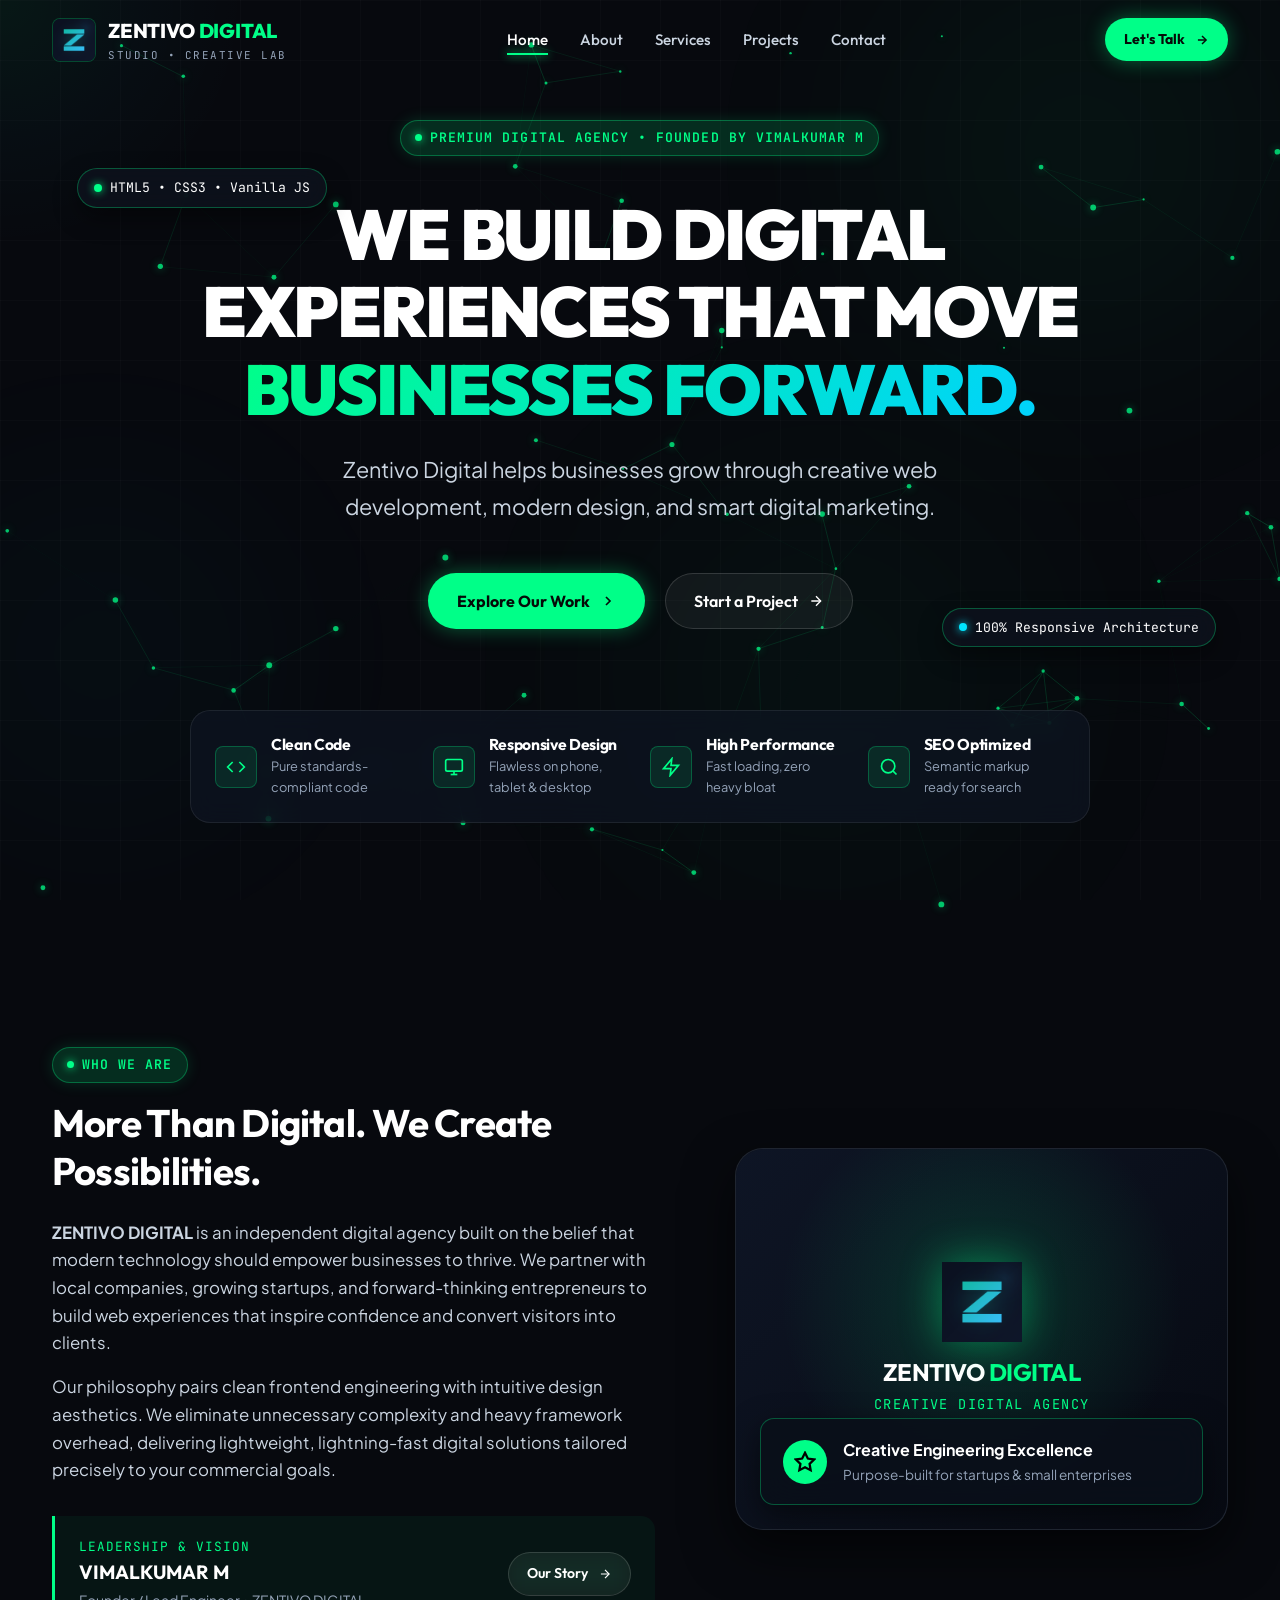
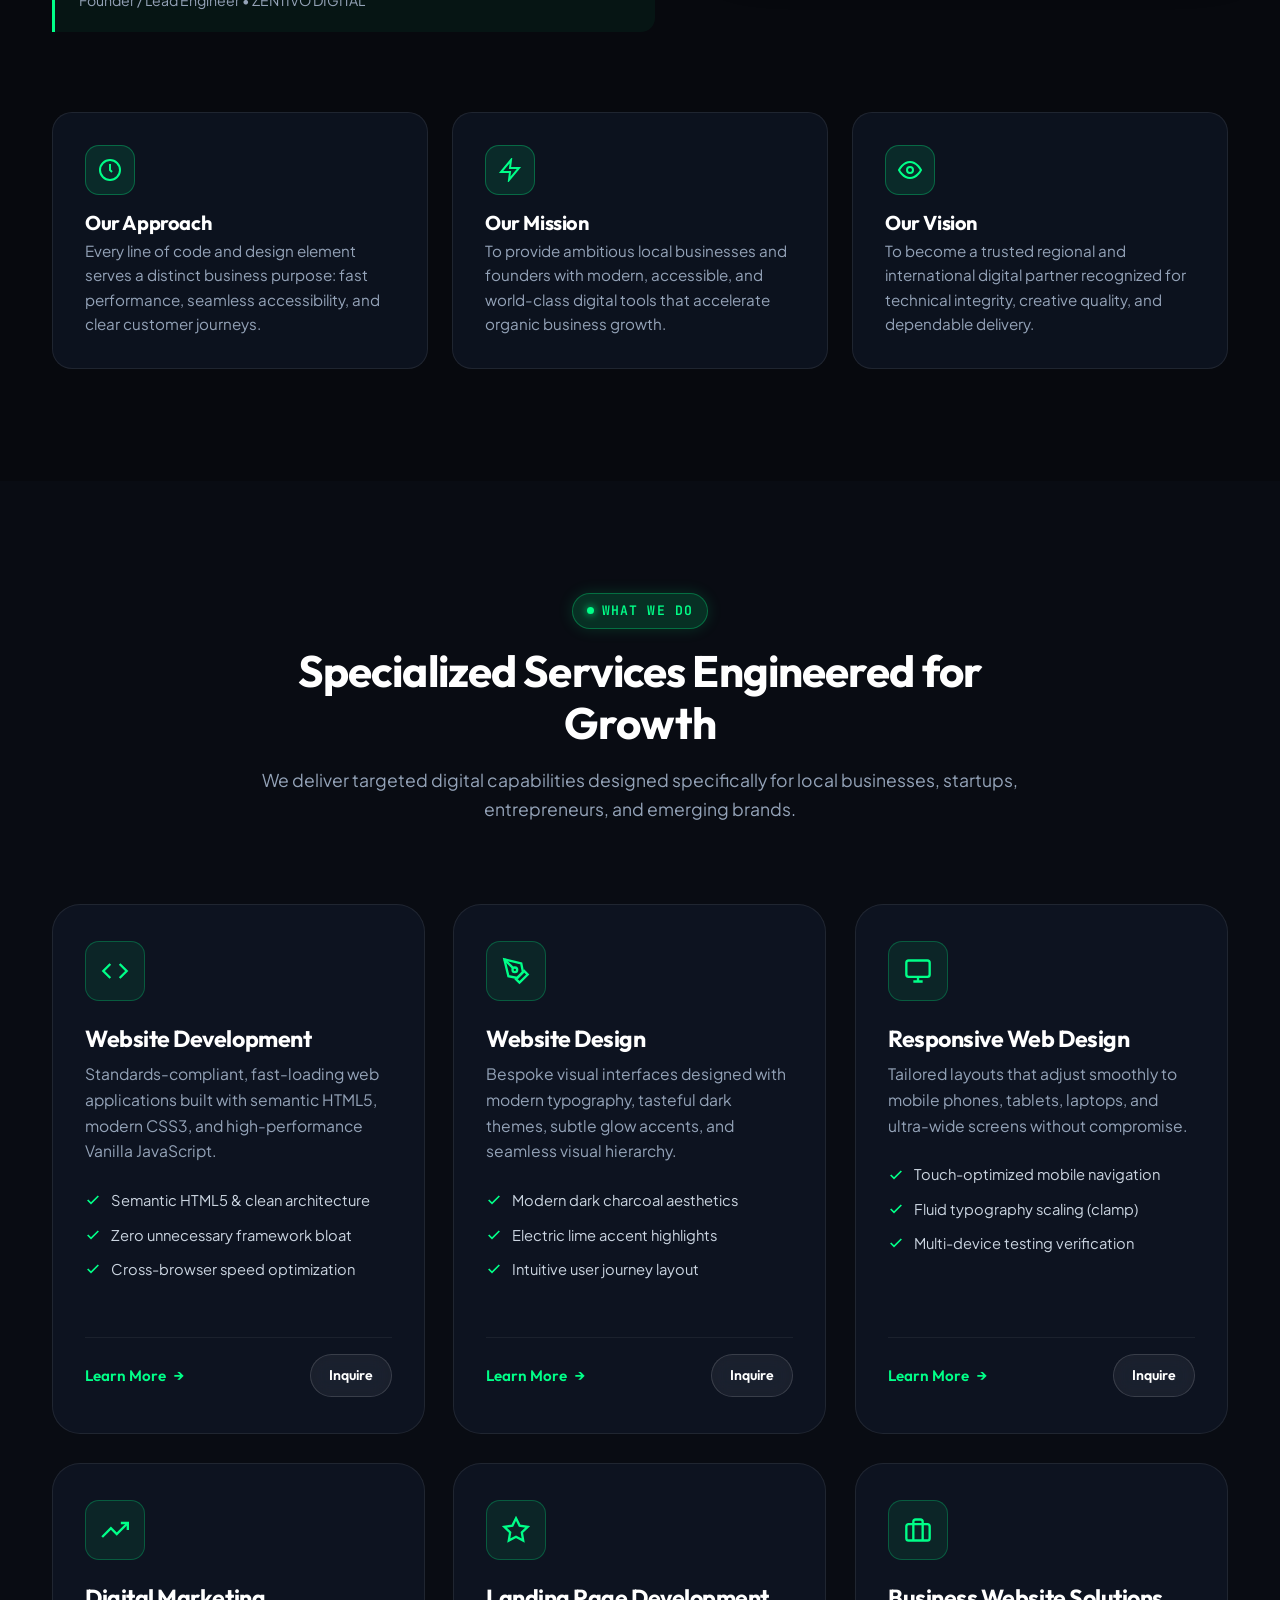
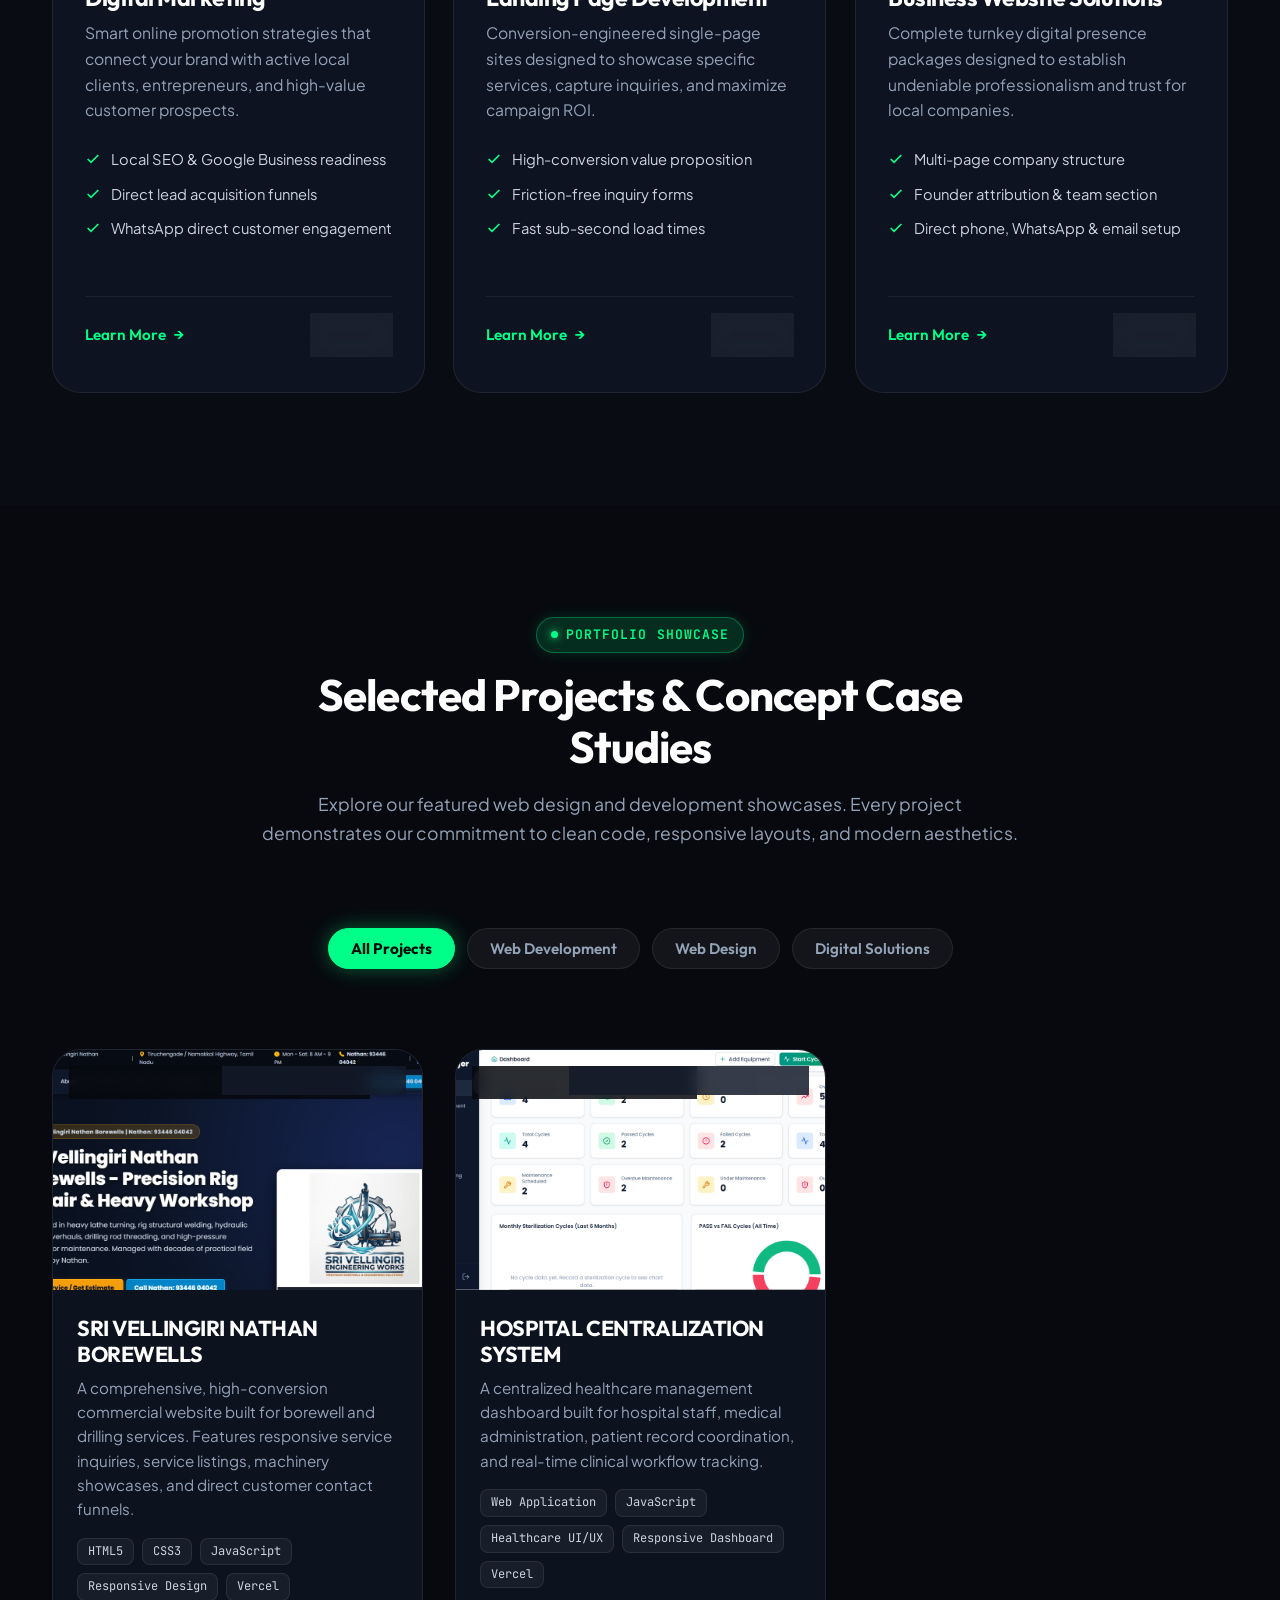
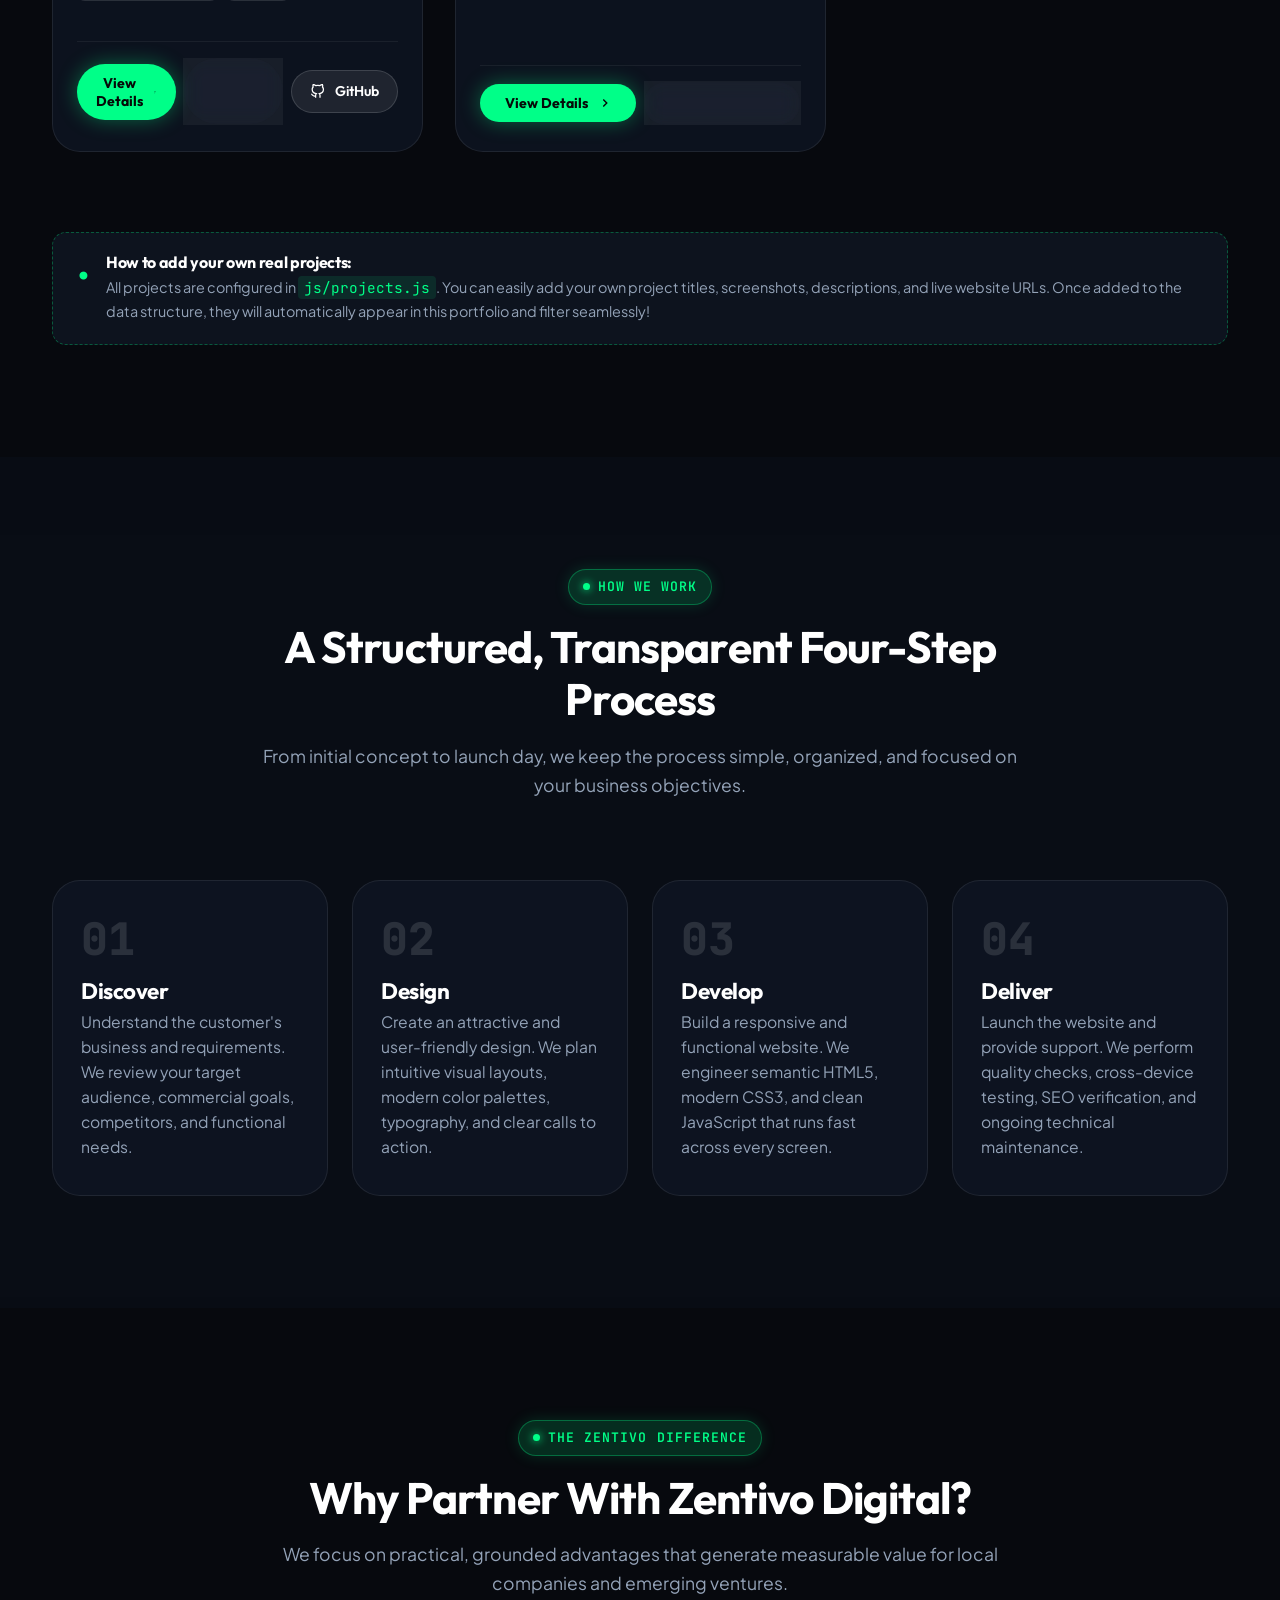
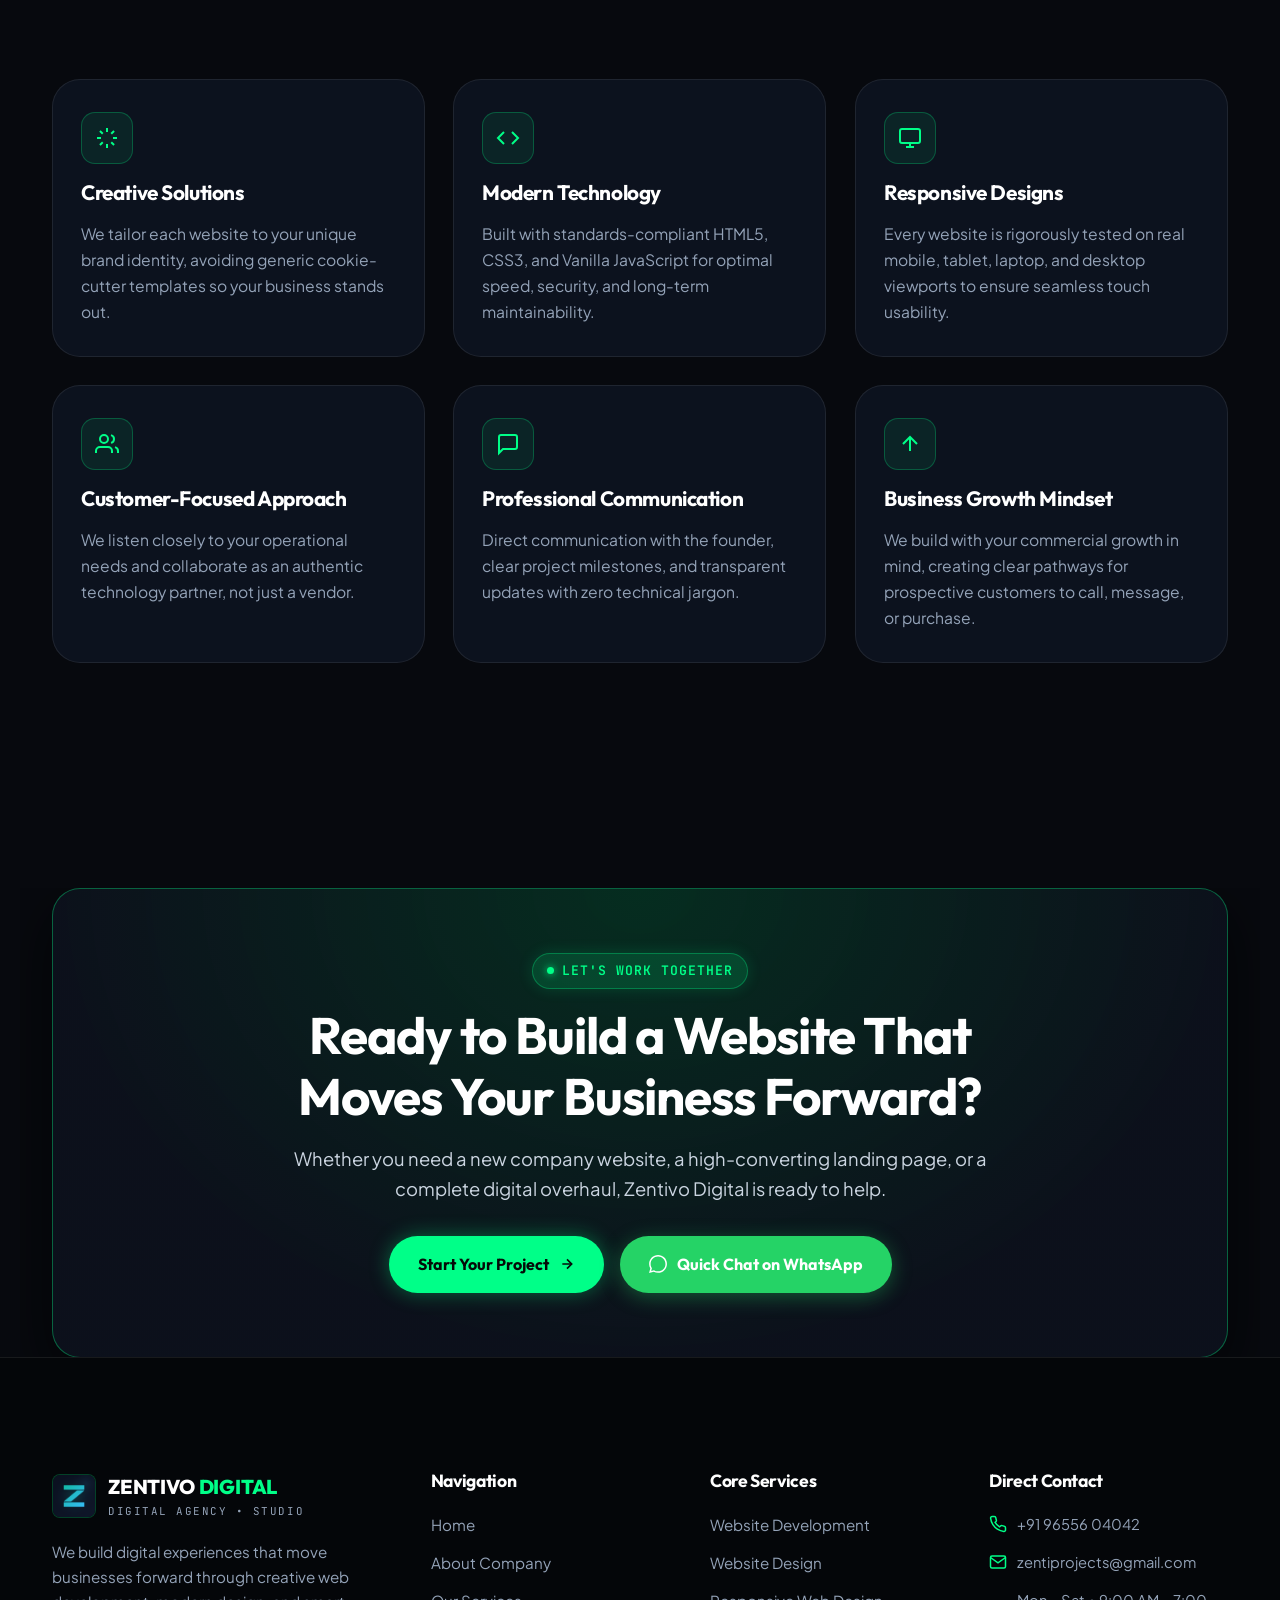
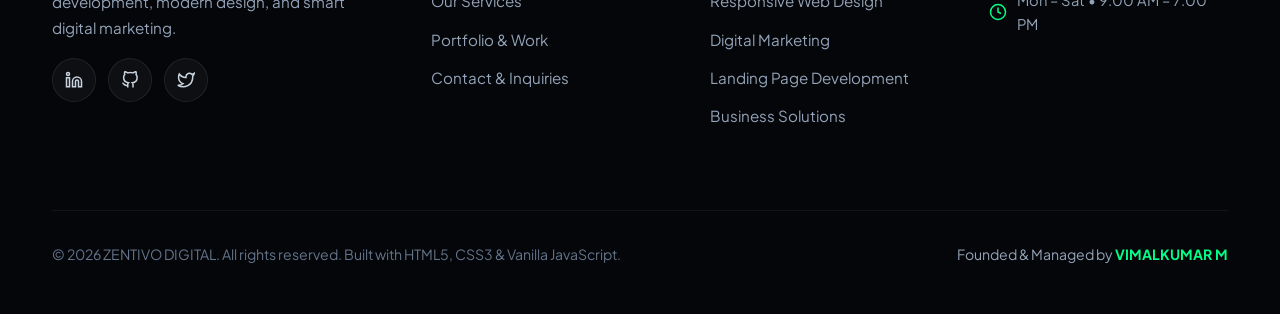
<file: index.html>
<!DOCTYPE html>
<html lang="en">
<head>
  <meta charset="UTF-8">
  <meta name="viewport" content="width=device-width, initial-scale=1.0">
  <meta http-equiv="X-UA-Compatible" content="IE=edge">

  <!-- Primary SEO Meta Tags -->
  <title>ZENTIVO DIGITAL — Premium Web Development & Digital Agency</title>
  <meta name="title" content="ZENTIVO DIGITAL — Premium Web Development & Digital Agency">
  <meta name="description" content="Zentivo Digital helps businesses grow through creative web development, modern design, and smart digital marketing. Founded by VIMALKUMAR M.">
  <meta name="keywords" content="Zentivo Digital, Web Development, Website Design, Responsive Web Design, Digital Marketing, Landing Page Development, Business Website Solutions, Vimalkumar M, Frontend Agency">
  <meta name="author" content="ZENTIVO DIGITAL / VIMALKUMAR M">
  <meta name="robots" content="index, follow">

  <!-- Open Graph / Social Meta -->
  <meta property="og:type" content="website">
  <meta property="og:url" content="https://zentivodigital.com/">
  <meta property="og:title" content="ZENTIVO DIGITAL — We Build Digital Experiences That Move Businesses Forward">
  <meta property="og:description" content="Zentivo Digital helps businesses grow through creative web development, modern design, and smart digital marketing.">
  <meta property="og:image" content="assets/logo/zentivo-logo.png">

  <!-- Twitter Meta -->
  <meta property="twitter:card" content="summary_large_image">
  <meta property="twitter:title" content="ZENTIVO DIGITAL — Digital Agency">
  <meta property="twitter:description" content="Creative web development, modern design, and smart digital marketing for ambitious companies.">
  <meta property="twitter:image" content="assets/logo/zentivo-logo.png">

  <!-- Favicon -->
  <link rel="icon" type="image/png" href="assets/logo/zentivo-logo.png">
  <link rel="shortcut icon" href="favicon.ico">

  <!-- Google Fonts Preconnect -->
  <link rel="preconnect" href="https://fonts.googleapis.com">
  <link rel="preconnect" href="https://fonts.gstatic.com" crossorigin>
  <link href="https://fonts.googleapis.com/css2?family=JetBrains+Mono:wght@400;500;600;700&family=Outfit:wght@400;500;600;700;800;900&family=Plus+Jakarta+Sans:wght@300;400;500;600;700;800&display=swap" rel="stylesheet">

  <!-- Stylesheets -->
  <link rel="stylesheet" href="css/style.css">
  <link rel="stylesheet" href="css/animations.css">
  <link rel="stylesheet" href="css/responsive.css">

  <!-- JSON-LD Structured Data for Local Agency SEO -->
  <script type="application/ld+json">
  {
    "@context": "https://schema.org",
    "@type": "ProfessionalService",
    "name": "ZENTIVO DIGITAL",
    "image": "assets/logo/zentivo-logo.png",
    "founder": {
      "@type": "Person",
      "name": "VIMALKUMAR M"
    },
    "description": "Zentivo Digital helps businesses grow through creative web development, modern design, and smart digital marketing.",
    "priceRange": "$$",
    "knowsAbout": [
      "Website Development",
      "Website Design",
      "Responsive Web Design",
      "Digital Marketing",
      "Business Website Solutions",
      "Landing Page Development"
    ]
  }
  </script>
</head>
<body>

  <!-- Top Scroll Progress Indicator -->
  <div class="scroll-progress-bar" aria-hidden="true"></div>

  <!-- Ambient Lights & Cursor Spotlight -->
  <div class="cursor-spotlight" aria-hidden="true"></div>
  <div class="bg-ambient-lights" aria-hidden="true">
    <div class="ambient-orb ambient-orb-1"></div>
    <div class="ambient-orb ambient-orb-2"></div>
    <div class="ambient-orb ambient-orb-3"></div>
    <div class="bg-grid-mesh"></div>
  </div>

  <!-- ======================================================================
       HEADER & NAVIGATION
       ====================================================================== -->
  <header class="site-header" id="siteHeader">
    <div class="container header-container">
      <!-- Brand Logo -->
      <a href="index.html" class="brand-link" aria-label="Zentivo Digital Homepage">
        <div class="brand-logo-wrap">
          <img src="assets/logo/zentivo-logo.png" alt="Zentivo Digital Logo" class="brand-logo-img" width="44" height="44">
        </div>
        <div class="brand-title-group">
          <span class="brand-title">ZENTIVO <span class="brand-title-accent">DIGITAL</span></span>
          <span class="brand-tagline">STUDIO &bull; CREATIVE LAB</span>
        </div>
      </a>

      <!-- Desktop Navigation Links -->
      <nav class="desktop-nav" aria-label="Main Navigation">
        <ul class="nav-list">
          <li><a href="index.html" class="nav-link active">Home</a></li>
          <li><a href="about.html" class="nav-link">About</a></li>
          <li><a href="services.html" class="nav-link">Services</a></li>
          <li><a href="projects.html" class="nav-link">Projects</a></li>
          <li><a href="contact.html" class="nav-link">Contact</a></li>
        </ul>
      </nav>

      <!-- CTA & Mobile Menu Trigger -->
      <div class="header-cta-group">
        <a href="contact.html" class="btn btn-primary btn-sm">
          <span>Let's Talk</span>
          <svg width="14" height="14" viewBox="0 0 24 24" fill="none" stroke="currentColor" stroke-width="2.5"><line x1="5" y1="12" x2="19" y2="12"></line><polyline points="12 5 19 12 12 19"></polyline></svg>
        </a>
        <button type="button" class="hamburger-btn" id="hamburgerBtn" aria-label="Toggle navigation menu" aria-expanded="false">
          <span class="hamburger-line"></span>
          <span class="hamburger-line"></span>
          <span class="hamburger-line"></span>
        </button>
      </div>
    </div>
  </header>

  <!-- Mobile Navigation Drawer -->
  <div class="mobile-nav-drawer" id="mobileNavDrawer" role="dialog" aria-modal="true" aria-label="Mobile Menu">
    <div>
      <div style="display: flex; align-items: center; gap: 12px; margin-bottom: 32px;">
        <img src="assets/logo/zentivo-logo.png" alt="Zentivo Logo" width="36" height="36" style="border-radius: 6px;">
        <span style="font-family: var(--font-heading); font-size: 1.2rem; font-weight: 800; color: #fff;">ZENTIVO <span style="color: var(--accent-lime);">DIGITAL</span></span>
      </div>
      <ul class="mobile-nav-list">
        <li><a href="index.html" class="mobile-nav-link active">Home <span>&rarr;</span></a></li>
        <li><a href="about.html" class="mobile-nav-link">About <span>&rarr;</span></a></li>
        <li><a href="services.html" class="mobile-nav-link">Services <span>&rarr;</span></a></li>
        <li><a href="projects.html" class="mobile-nav-link">Projects <span>&rarr;</span></a></li>
        <li><a href="contact.html" class="mobile-nav-link">Contact <span>&rarr;</span></a></li>
      </ul>
    </div>
    <div class="mobile-nav-footer">
      <a href="contact.html" class="btn btn-primary" style="width: 100%;">Let's Talk</a>
      <p style="font-size: 0.8rem; color: var(--text-dark); text-align: center;">Founded by VIMALKUMAR M</p>
    </div>
  </div>
  <div class="mobile-backdrop" id="mobileBackdrop"></div>

  <!-- ======================================================================
       HERO SECTION
       ====================================================================== -->
  <main>
    <section class="hero-section" id="hero">
      <canvas id="heroCanvas"></canvas>

      <!-- Floating Tech Badges -->
      <div class="floating-tech-pill floating-pill-1 animate-float">
        <span style="width: 8px; height: 8px; background: var(--accent-lime); border-radius: 50%; box-shadow: 0 0 8px var(--accent-lime);"></span>
        <span>HTML5 &bull; CSS3 &bull; Vanilla JS</span>
      </div>
      <div class="floating-tech-pill floating-pill-2 animate-float-reverse">
        <span style="width: 8px; height: 8px; background: var(--accent-cyan); border-radius: 50%; box-shadow: 0 0 8px var(--accent-cyan);"></span>
        <span>100% Responsive Architecture</span>
      </div>

      <div class="container">
        <div class="hero-content">
          <div class="hero-badge-wrap reveal reveal-down">
            <span class="section-badge">
              <span class="pulse-dot"></span>
              PREMIUM DIGITAL AGENCY &bull; FOUNDED BY VIMALKUMAR M
            </span>
          </div>

          <h1 class="hero-headline reveal reveal-up">
            WE BUILD DIGITAL EXPERIENCES THAT MOVE <span class="headline-highlight">BUSINESSES FORWARD.</span>
          </h1>

          <p class="hero-desc reveal reveal-up stagger-1">
            Zentivo Digital helps businesses grow through creative web development, modern design, and smart digital marketing.
          </p>

          <div class="hero-btn-group reveal reveal-up stagger-2">
            <a href="#projects" class="btn btn-primary">
              <span>Explore Our Work</span>
              <svg width="16" height="16" viewBox="0 0 24 24" fill="none" stroke="currentColor" stroke-width="2.5"><polyline points="9 18 15 12 9 6"></polyline></svg>
            </a>
            <a href="contact.html" class="btn btn-secondary">
              <span>Start a Project</span>
              <svg width="16" height="16" viewBox="0 0 24 24" fill="none" stroke="currentColor" stroke-width="2"><line x1="5" y1="12" x2="19" y2="12"></line><polyline points="12 5 19 12 12 19"></polyline></svg>
            </a>
          </div>

          <!-- Trust & Value Proposition Indicators -->
          <div class="hero-trust-bar reveal reveal-up stagger-3">
            <div class="trust-item">
              <div class="trust-icon-box">
                <svg width="20" height="20" viewBox="0 0 24 24" fill="none" stroke="currentColor" stroke-width="2"><polyline points="16 18 22 12 16 6"></polyline><polyline points="8 6 2 12 8 18"></polyline></svg>
              </div>
              <div class="trust-text-group">
                <h4>Clean Code</h4>
                <p>Pure standards-compliant code</p>
              </div>
            </div>

            <div class="trust-item">
              <div class="trust-icon-box">
                <svg width="20" height="20" viewBox="0 0 24 24" fill="none" stroke="currentColor" stroke-width="2"><rect x="2" y="3" width="20" height="14" rx="2" ry="2"></rect><line x1="8" y1="21" x2="16" y2="21"></line><line x1="12" y1="17" x2="12" y2="21"></line></svg>
              </div>
              <div class="trust-text-group">
                <h4>Responsive Design</h4>
                <p>Flawless on phone, tablet & desktop</p>
              </div>
            </div>

            <div class="trust-item">
              <div class="trust-icon-box">
                <svg width="20" height="20" viewBox="0 0 24 24" fill="none" stroke="currentColor" stroke-width="2"><polygon points="13 2 3 14 12 14 11 22 21 10 12 10 13 2"></polygon></svg>
              </div>
              <div class="trust-text-group">
                <h4>High Performance</h4>
                <p>Fast loading, zero heavy bloat</p>
              </div>
            </div>

            <div class="trust-item">
              <div class="trust-icon-box">
                <svg width="20" height="20" viewBox="0 0 24 24" fill="none" stroke="currentColor" stroke-width="2"><circle cx="11" cy="11" r="8"></circle><line x1="21" y1="21" x2="16.65" y2="16.65"></line></svg>
              </div>
              <div class="trust-text-group">
                <h4>SEO Optimized</h4>
                <p>Semantic markup ready for search</p>
              </div>
            </div>
          </div>
        </div>
      </div>
    </section>

    <!-- ======================================================================
         ABOUT PREVIEW SECTION
         ====================================================================== -->
    <section class="section-spacing" id="about">
      <div class="container">
        <div class="about-grid">
          <div class="about-info-col reveal reveal-right">
            <span class="section-badge">
              <span class="pulse-dot"></span>
              WHO WE ARE
            </span>
            <h3>More Than Digital. We Create Possibilities.</h3>
            <p>
              <strong>ZENTIVO DIGITAL</strong> is an independent digital agency built on the belief that modern technology should empower businesses to thrive. We partner with local companies, growing startups, and forward-thinking entrepreneurs to build web experiences that inspire confidence and convert visitors into clients.
            </p>
            <p>
              Our philosophy pairs clean frontend engineering with intuitive design aesthetics. We eliminate unnecessary complexity and heavy framework overhead, delivering lightweight, lightning-fast digital solutions tailored precisely to your commercial goals.
            </p>

            <div class="founder-attribution-card">
              <div class="founder-meta">
                <span class="founder-title">LEADERSHIP & VISION</span>
                <span class="founder-name">VIMALKUMAR M</span>
                <span class="founder-role">Founder / Lead Engineer &bull; ZENTIVO DIGITAL</span>
              </div>
              <a href="about.html" class="btn btn-secondary btn-sm">
                <span>Our Story</span>
                <svg width="14" height="14" viewBox="0 0 24 24" fill="none" stroke="currentColor" stroke-width="2"><line x1="5" y1="12" x2="19" y2="12"></line><polyline points="12 5 19 12 12 19"></polyline></svg>
              </a>
            </div>
          </div>

          <div class="about-visual-col reveal reveal-left">
            <div class="about-card-stack">
              <div class="about-card-graphic" style="width: 100%; height: 380px; background: linear-gradient(135deg, #0e1525 0%, #070a12 100%); display: flex; align-items: center; justify-content: center; position: relative; border-radius: var(--radius-xl); overflow: hidden;">
                <div style="position: absolute; inset: 0; background: radial-gradient(circle at 50% 40%, rgba(0, 255, 136, 0.15) 0%, transparent 60%);"></div>
                <div style="text-align: center; position: relative; z-index: 2; padding: 20px;">
                  <img src="assets/logo/zentivo-logo.png" alt="Zentivo Digital" width="80" height="80" style="margin: 0 auto 16px auto; filter: drop-shadow(0 0 20px rgba(0, 255, 136, 0.4));">
                  <h4 style="font-size: 1.5rem; color: #fff; margin-bottom: 6px;">ZENTIVO <span style="color: var(--accent-lime);">DIGITAL</span></h4>
                  <p style="font-family: var(--font-mono); font-size: 0.85rem; color: var(--accent-lime); letter-spacing: 0.1em; text-transform: uppercase;">Creative Digital Agency</p>
                </div>
              </div>
              <div class="about-badge-float">
                <div class="about-badge-icon">
                  <svg width="22" height="22" viewBox="0 0 24 24" fill="none" stroke="currentColor" stroke-width="2.5"><polygon points="12 2 15.09 8.26 22 9.27 17 14.14 18.18 21.02 12 17.77 5.82 21.02 7 14.14 2 9.27 8.91 8.26 12 2"></polygon></svg>
                </div>
                <div>
                  <div class="about-badge-title">Creative Engineering Excellence</div>
                  <div class="about-badge-sub">Purpose-built for startups & small enterprises</div>
                </div>
              </div>
            </div>
          </div>
        </div>

        <!-- Agency Mission & Vision Pillars -->
        <div class="pillars-grid">
          <div class="pillar-card reveal reveal-up stagger-1">
            <div class="pillar-icon-box">
              <svg width="24" height="24" viewBox="0 0 24 24" fill="none" stroke="currentColor" stroke-width="2"><circle cx="12" cy="12" r="10"></circle><polyline points="12 6 12 12 14 14"></polyline></svg>
            </div>
            <h4>Our Approach</h4>
            <p>Every line of code and design element serves a distinct business purpose: fast performance, seamless accessibility, and clear customer journeys.</p>
          </div>

          <div class="pillar-card reveal reveal-up stagger-2">
            <div class="pillar-icon-box">
              <svg width="24" height="24" viewBox="0 0 24 24" fill="none" stroke="currentColor" stroke-width="2"><polygon points="13 2 3 14 12 14 11 22 21 10 12 10 13 2"></polygon></svg>
            </div>
            <h4>Our Mission</h4>
            <p>To provide ambitious local businesses and founders with modern, accessible, and world-class digital tools that accelerate organic business growth.</p>
          </div>

          <div class="pillar-card reveal reveal-up stagger-3">
            <div class="pillar-icon-box">
              <svg width="24" height="24" viewBox="0 0 24 24" fill="none" stroke="currentColor" stroke-width="2"><path d="M1 12s4-8 11-8 11 8 11 8-4 8-11 8-11-8-11-8z"></path><circle cx="12" cy="12" r="3"></circle></svg>
            </div>
            <h4>Our Vision</h4>
            <p>To become a trusted regional and international digital partner recognized for technical integrity, creative quality, and dependable delivery.</p>
          </div>
        </div>
      </div>
    </section>

    <!-- ======================================================================
         SERVICES SECTION
         ====================================================================== -->
    <section class="section-spacing" id="services" style="background: rgba(13, 18, 29, 0.4);">
      <div class="container">
        <div class="section-header reveal reveal-up">
          <span class="section-badge">
            <span class="pulse-dot"></span>
            WHAT WE DO
          </span>
          <h2 class="section-title">Specialized Services Engineered for Growth</h2>
          <p class="section-desc">
            We deliver targeted digital capabilities designed specifically for local businesses, startups, entrepreneurs, and emerging brands.
          </p>
        </div>

        <div class="services-grid">
          <!-- Service 1: Website Development -->
          <article class="service-card reveal reveal-up stagger-1">
            <div class="service-card-top">
              <div class="service-icon-box">
                <svg width="28" height="28" viewBox="0 0 24 24" fill="none" stroke="currentColor" stroke-width="2"><polyline points="16 18 22 12 16 6"></polyline><polyline points="8 6 2 12 8 18"></polyline></svg>
              </div>
              <h3>Website Development</h3>
              <p>Standards-compliant, fast-loading web applications built with semantic HTML5, modern CSS3, and high-performance Vanilla JavaScript.</p>
              <ul class="service-features-list">
                <li class="service-feature-item">
                  <svg width="16" height="16" viewBox="0 0 24 24" fill="none" stroke="currentColor" stroke-width="2.5"><polyline points="20 6 9 17 4 12"></polyline></svg>
                  <span>Semantic HTML5 & clean architecture</span>
                </li>
                <li class="service-feature-item">
                  <svg width="16" height="16" viewBox="0 0 24 24" fill="none" stroke="currentColor" stroke-width="2.5"><polyline points="20 6 9 17 4 12"></polyline></svg>
                  <span>Zero unnecessary framework bloat</span>
                </li>
                <li class="service-feature-item">
                  <svg width="16" height="16" viewBox="0 0 24 24" fill="none" stroke="currentColor" stroke-width="2.5"><polyline points="20 6 9 17 4 12"></polyline></svg>
                  <span>Cross-browser speed optimization</span>
                </li>
              </ul>
            </div>
            <div class="service-card-footer">
              <button type="button" class="service-learn-more-btn" onclick="openServiceModal('web-development')">
                <span>Learn More</span>
                <span>&rarr;</span>
              </button>
              <a href="contact.html?service=Website%20Development" class="btn btn-secondary btn-sm">Inquire</a>
            </div>
          </article>

          <!-- Service 2: Website Design -->
          <article class="service-card reveal reveal-up stagger-2">
            <div class="service-card-top">
              <div class="service-icon-box">
                <svg width="28" height="28" viewBox="0 0 24 24" fill="none" stroke="currentColor" stroke-width="2"><path d="M12 19l7-7 3 3-7 7-3-3z"></path><path d="M18 13l-1.5-7.5L2 2l3.5 14.5L13 18l5-5z"></path><path d="M2 2l7.586 7.586"></path><circle cx="11" cy="11" r="2"></circle></svg>
              </div>
              <h3>Website Design</h3>
              <p>Bespoke visual interfaces designed with modern typography, tasteful dark themes, subtle glow accents, and seamless visual hierarchy.</p>
              <ul class="service-features-list">
                <li class="service-feature-item">
                  <svg width="16" height="16" viewBox="0 0 24 24" fill="none" stroke="currentColor" stroke-width="2.5"><polyline points="20 6 9 17 4 12"></polyline></svg>
                  <span>Modern dark charcoal aesthetics</span>
                </li>
                <li class="service-feature-item">
                  <svg width="16" height="16" viewBox="0 0 24 24" fill="none" stroke="currentColor" stroke-width="2.5"><polyline points="20 6 9 17 4 12"></polyline></svg>
                  <span>Electric lime accent highlights</span>
                </li>
                <li class="service-feature-item">
                  <svg width="16" height="16" viewBox="0 0 24 24" fill="none" stroke="currentColor" stroke-width="2.5"><polyline points="20 6 9 17 4 12"></polyline></svg>
                  <span>Intuitive user journey layout</span>
                </li>
              </ul>
            </div>
            <div class="service-card-footer">
              <button type="button" class="service-learn-more-btn" onclick="openServiceModal('web-design')">
                <span>Learn More</span>
                <span>&rarr;</span>
              </button>
              <a href="contact.html?service=Website%20Design" class="btn btn-secondary btn-sm">Inquire</a>
            </div>
          </article>

          <!-- Service 3: Responsive Web Design -->
          <article class="service-card reveal reveal-up stagger-3">
            <div class="service-card-top">
              <div class="service-icon-box">
                <svg width="28" height="28" viewBox="0 0 24 24" fill="none" stroke="currentColor" stroke-width="2"><rect x="2" y="3" width="20" height="14" rx="2" ry="2"></rect><line x1="8" y1="21" x2="16" y2="21"></line><line x1="12" y1="17" x2="12" y2="21"></line></svg>
              </div>
              <h3>Responsive Web Design</h3>
              <p>Tailored layouts that adjust smoothly to mobile phones, tablets, laptops, and ultra-wide screens without compromise.</p>
              <ul class="service-features-list">
                <li class="service-feature-item">
                  <svg width="16" height="16" viewBox="0 0 24 24" fill="none" stroke="currentColor" stroke-width="2.5"><polyline points="20 6 9 17 4 12"></polyline></svg>
                  <span>Touch-optimized mobile navigation</span>
                </li>
                <li class="service-feature-item">
                  <svg width="16" height="16" viewBox="0 0 24 24" fill="none" stroke="currentColor" stroke-width="2.5"><polyline points="20 6 9 17 4 12"></polyline></svg>
                  <span>Fluid typography scaling (clamp)</span>
                </li>
                <li class="service-feature-item">
                  <svg width="16" height="16" viewBox="0 0 24 24" fill="none" stroke="currentColor" stroke-width="2.5"><polyline points="20 6 9 17 4 12"></polyline></svg>
                  <span>Multi-device testing verification</span>
                </li>
              </ul>
            </div>
            <div class="service-card-footer">
              <button type="button" class="service-learn-more-btn" onclick="openServiceModal('responsive-design')">
                <span>Learn More</span>
                <span>&rarr;</span>
              </button>
              <a href="contact.html?service=Responsive%20Web%20Design" class="btn btn-secondary btn-sm">Inquire</a>
            </div>
          </article>

          <!-- Service 4: Digital Marketing -->
          <article class="service-card reveal reveal-up stagger-4">
            <div class="service-card-top">
              <div class="service-icon-box">
                <svg width="28" height="28" viewBox="0 0 24 24" fill="none" stroke="currentColor" stroke-width="2"><path d="M23 6l-9.5 9.5-5-5L1 18"></path><polyline points="17 6 23 6 23 12"></polyline></svg>
              </div>
              <h3>Digital Marketing</h3>
              <p>Smart online promotion strategies that connect your brand with active local clients, entrepreneurs, and high-value customer prospects.</p>
              <ul class="service-features-list">
                <li class="service-feature-item">
                  <svg width="16" height="16" viewBox="0 0 24 24" fill="none" stroke="currentColor" stroke-width="2.5"><polyline points="20 6 9 17 4 12"></polyline></svg>
                  <span>Local SEO & Google Business readiness</span>
                </li>
                <li class="service-feature-item">
                  <svg width="16" height="16" viewBox="0 0 24 24" fill="none" stroke="currentColor" stroke-width="2.5"><polyline points="20 6 9 17 4 12"></polyline></svg>
                  <span>Direct lead acquisition funnels</span>
                </li>
                <li class="service-feature-item">
                  <svg width="16" height="16" viewBox="0 0 24 24" fill="none" stroke="currentColor" stroke-width="2.5"><polyline points="20 6 9 17 4 12"></polyline></svg>
                  <span>WhatsApp direct customer engagement</span>
                </li>
              </ul>
            </div>
            <div class="service-card-footer">
              <button type="button" class="service-learn-more-btn" onclick="openServiceModal('digital-marketing')">
                <span>Learn More</span>
                <span>&rarr;</span>
              </button>
              <a href="contact.html?service=Digital%20Marketing" class="btn btn-secondary btn-sm">Inquire</a>
            </div>
          </article>

          <!-- Service 5: Landing Page Development -->
          <article class="service-card reveal reveal-up stagger-5">
            <div class="service-card-top">
              <div class="service-icon-box">
                <svg width="28" height="28" viewBox="0 0 24 24" fill="none" stroke="currentColor" stroke-width="2"><polygon points="12 2 15.09 8.26 22 9.27 17 14.14 18.18 21.02 12 17.77 5.82 21.02 7 14.14 2 9.27 8.91 8.26 12 2"></polygon></svg>
              </div>
              <h3>Landing Page Development</h3>
              <p>Conversion-engineered single-page sites designed to showcase specific services, capture inquiries, and maximize campaign ROI.</p>
              <ul class="service-features-list">
                <li class="service-feature-item">
                  <svg width="16" height="16" viewBox="0 0 24 24" fill="none" stroke="currentColor" stroke-width="2.5"><polyline points="20 6 9 17 4 12"></polyline></svg>
                  <span>High-conversion value proposition</span>
                </li>
                <li class="service-feature-item">
                  <svg width="16" height="16" viewBox="0 0 24 24" fill="none" stroke="currentColor" stroke-width="2.5"><polyline points="20 6 9 17 4 12"></polyline></svg>
                  <span>Friction-free inquiry forms</span>
                </li>
                <li class="service-feature-item">
                  <svg width="16" height="16" viewBox="0 0 24 24" fill="none" stroke="currentColor" stroke-width="2.5"><polyline points="20 6 9 17 4 12"></polyline></svg>
                  <span>Fast sub-second load times</span>
                </li>
              </ul>
            </div>
            <div class="service-card-footer">
              <button type="button" class="service-learn-more-btn" onclick="openServiceModal('landing-pages')">
                <span>Learn More</span>
                <span>&rarr;</span>
              </button>
              <a href="contact.html?service=Landing%20Page%20Development" class="btn btn-secondary btn-sm">Inquire</a>
            </div>
          </article>

          <!-- Service 6: Business Website Solutions -->
          <article class="service-card reveal reveal-up stagger-6">
            <div class="service-card-top">
              <div class="service-icon-box">
                <svg width="28" height="28" viewBox="0 0 24 24" fill="none" stroke="currentColor" stroke-width="2"><rect x="2" y="7" width="20" height="14" rx="2" ry="2"></rect><path d="M16 21V5a2 2 0 0 0-2-2h-4a2 2 0 0 0-2 2v16"></path></svg>
              </div>
              <h3>Business Website Solutions</h3>
              <p>Complete turnkey digital presence packages designed to establish undeniable professionalism and trust for local companies.</p>
              <ul class="service-features-list">
                <li class="service-feature-item">
                  <svg width="16" height="16" viewBox="0 0 24 24" fill="none" stroke="currentColor" stroke-width="2.5"><polyline points="20 6 9 17 4 12"></polyline></svg>
                  <span>Multi-page company structure</span>
                </li>
                <li class="service-feature-item">
                  <svg width="16" height="16" viewBox="0 0 24 24" fill="none" stroke="currentColor" stroke-width="2.5"><polyline points="20 6 9 17 4 12"></polyline></svg>
                  <span>Founder attribution & team section</span>
                </li>
                <li class="service-feature-item">
                  <svg width="16" height="16" viewBox="0 0 24 24" fill="none" stroke="currentColor" stroke-width="2.5"><polyline points="20 6 9 17 4 12"></polyline></svg>
                  <span>Direct phone, WhatsApp & email setup</span>
                </li>
              </ul>
            </div>
            <div class="service-card-footer">
              <button type="button" class="service-learn-more-btn" onclick="openServiceModal('business-solutions')">
                <span>Learn More</span>
                <span>&rarr;</span>
              </button>
              <a href="contact.html?service=Business%20Website%20Solutions" class="btn btn-secondary btn-sm">Inquire</a>
            </div>
          </article>
        </div>
      </div>
    </section>

    <!-- ======================================================================
         PROJECTS PORTFOLIO SECTION
         ====================================================================== -->
    <section class="section-spacing" id="projects">
      <div class="container">
        <div class="section-header reveal reveal-up">
          <span class="section-badge">
            <span class="pulse-dot"></span>
            PORTFOLIO SHOWCASE
          </span>
          <h2 class="section-title">Selected Projects & Concept Case Studies</h2>
          <p class="section-desc">
            Explore our featured web design and development showcases. Every project demonstrates our commitment to clean code, responsive layouts, and modern aesthetics.
          </p>
        </div>

        <!-- Category Filters -->
        <div class="portfolio-controls reveal reveal-up">
          <button type="button" class="filter-btn active" data-filter="All">All Projects</button>
          <button type="button" class="filter-btn" data-filter="Web Development">Web Development</button>
          <button type="button" class="filter-btn" data-filter="Web Design">Web Design</button>
          <button type="button" class="filter-btn" data-filter="Digital Solutions">Digital Solutions</button>
        </div>

        <!-- Dynamic Projects Grid (Rendered by js/projects.js) -->
        <div class="projects-grid" id="projectsGrid">
          <!-- Populated dynamically from projectsData in js/projects.js -->
        </div>

        <!-- Clean Editor Guidance Notice -->
        <div class="portfolio-editor-notice reveal reveal-up">
          <div class="editor-notice-icon">&bull;</div>
          <div class="editor-notice-text">
            <h5>How to add your own real projects:</h5>
            <p>
              All projects are configured in <code>js/projects.js</code>. You can easily add your own project titles, screenshots, descriptions, and live website URLs. Once added to the data structure, they will automatically appear in this portfolio and filter seamlessly!
            </p>
          </div>
        </div>
      </div>
    </section>

    <!-- ======================================================================
         OUR WORKING PROCESS
         ====================================================================== -->
    <section class="section-spacing" id="process" style="background: rgba(13, 18, 29, 0.45);">
      <div class="container">
        <div class="section-header reveal reveal-up">
          <span class="section-badge">
            <span class="pulse-dot"></span>
            HOW WE WORK
          </span>
          <h2 class="section-title">A Structured, Transparent Four-Step Process</h2>
          <p class="section-desc">
            From initial concept to launch day, we keep the process simple, organized, and focused on your business objectives.
          </p>
        </div>

        <div class="process-grid">
          <div class="process-card reveal reveal-up stagger-1">
            <div class="process-step-num">01</div>
            <h3 class="process-title">Discover</h3>
            <p class="process-desc">
              Understand the customer's business and requirements. We review your target audience, commercial goals, competitors, and functional needs.
            </p>
          </div>

          <div class="process-card reveal reveal-up stagger-2">
            <div class="process-step-num">02</div>
            <h3 class="process-title">Design</h3>
            <p class="process-desc">
              Create an attractive and user-friendly design. We plan intuitive visual layouts, modern color palettes, typography, and clear calls to action.
            </p>
          </div>

          <div class="process-card reveal reveal-up stagger-3">
            <div class="process-step-num">03</div>
            <h3 class="process-title">Develop</h3>
            <p class="process-desc">
              Build a responsive and functional website. We engineer semantic HTML5, modern CSS3, and clean JavaScript that runs fast across every screen.
            </p>
          </div>

          <div class="process-card reveal reveal-up stagger-4">
            <div class="process-step-num">04</div>
            <h3 class="process-title">Deliver</h3>
            <p class="process-desc">
              Launch the website and provide support. We perform quality checks, cross-device testing, SEO verification, and ongoing technical maintenance.
            </p>
          </div>
        </div>
      </div>
    </section>

    <!-- ======================================================================
         WHY CHOOSE ZENTIVO?
         ====================================================================== -->
    <section class="section-spacing" id="why-choose">
      <div class="container">
        <div class="section-header reveal reveal-up">
          <span class="section-badge">
            <span class="pulse-dot"></span>
            THE ZENTIVO DIFFERENCE
          </span>
          <h2 class="section-title">Why Partner With Zentivo Digital?</h2>
          <p class="section-desc">
            We focus on practical, grounded advantages that generate measurable value for local companies and emerging ventures.
          </p>
        </div>

        <div class="why-grid">
          <div class="why-card reveal reveal-up stagger-1">
            <div class="why-icon-box">
              <svg width="24" height="24" viewBox="0 0 24 24" fill="none" stroke="currentColor" stroke-width="2"><path d="M12 2v4M12 18v4M4.93 4.93l2.83 2.83M16.24 16.24l2.83 2.83M2 12h4M18 12h4M4.93 19.07l2.83-2.83M16.24 7.76l2.83-2.83"></path></svg>
            </div>
            <h4>Creative Solutions</h4>
            <p>We tailor each website to your unique brand identity, avoiding generic cookie-cutter templates so your business stands out.</p>
          </div>

          <div class="why-card reveal reveal-up stagger-2">
            <div class="why-icon-box">
              <svg width="24" height="24" viewBox="0 0 24 24" fill="none" stroke="currentColor" stroke-width="2"><polyline points="16 18 22 12 16 6"></polyline><polyline points="8 6 2 12 8 18"></polyline></svg>
            </div>
            <h4>Modern Technology</h4>
            <p>Built with standards-compliant HTML5, CSS3, and Vanilla JavaScript for optimal speed, security, and long-term maintainability.</p>
          </div>

          <div class="why-card reveal reveal-up stagger-3">
            <div class="why-icon-box">
              <svg width="24" height="24" viewBox="0 0 24 24" fill="none" stroke="currentColor" stroke-width="2"><rect x="2" y="3" width="20" height="14" rx="2" ry="2"></rect><line x1="8" y1="21" x2="16" y2="21"></line><line x1="12" y1="17" x2="12" y2="21"></line></svg>
            </div>
            <h4>Responsive Designs</h4>
            <p>Every website is rigorously tested on real mobile, tablet, laptop, and desktop viewports to ensure seamless touch usability.</p>
          </div>

          <div class="why-card reveal reveal-up stagger-4">
            <div class="why-icon-box">
              <svg width="24" height="24" viewBox="0 0 24 24" fill="none" stroke="currentColor" stroke-width="2"><path d="M17 21v-2a4 4 0 0 0-4-4H5a4 4 0 0 0-4 4v2"></path><circle cx="9" cy="7" r="4"></circle><path d="M23 21v-2a4 4 0 0 0-3-3.87"></path><path d="M16 3.13a4 4 0 0 1 0 7.75"></path></svg>
            </div>
            <h4>Customer-Focused Approach</h4>
            <p>We listen closely to your operational needs and collaborate as an authentic technology partner, not just a vendor.</p>
          </div>

          <div class="why-card reveal reveal-up stagger-5">
            <div class="why-icon-box">
              <svg width="24" height="24" viewBox="0 0 24 24" fill="none" stroke="currentColor" stroke-width="2"><path d="M21 15a2 2 0 0 1-2 2H7l-4 4V5a2 2 0 0 1 2-2h14a2 2 0 0 1 2 2z"></path></svg>
            </div>
            <h4>Professional Communication</h4>
            <p>Direct communication with the founder, clear project milestones, and transparent updates with zero technical jargon.</p>
          </div>

          <div class="why-card reveal reveal-up stagger-6">
            <div class="why-icon-box">
              <svg width="24" height="24" viewBox="0 0 24 24" fill="none" stroke="currentColor" stroke-width="2"><line x1="12" y1="19" x2="12" y2="5"></line><polyline points="5 12 12 5 19 12"></polyline></svg>
            </div>
            <h4>Business Growth Mindset</h4>
            <p>We build with your commercial growth in mind, creating clear pathways for prospective customers to call, message, or purchase.</p>
          </div>
        </div>
      </div>
    </section>

    <!-- ======================================================================
         CTA BANNER SECTION
         ====================================================================== -->
    <section class="container cta-banner-section reveal reveal-scale">
      <div class="cta-banner-card">
        <div class="cta-banner-content">
          <span class="section-badge">
            <span class="pulse-dot"></span>
            LET'S WORK TOGETHER
          </span>
          <h2>Ready to Build a Website That Moves Your Business Forward?</h2>
          <p>
            Whether you need a new company website, a high-converting landing page, or a complete digital overhaul, Zentivo Digital is ready to help.
          </p>
          <div style="display: flex; gap: 16px; justify-content: center; flex-wrap: wrap;">
            <a href="contact.html" class="btn btn-primary">
              <span>Start Your Project</span>
              <svg width="16" height="16" viewBox="0 0 24 24" fill="none" stroke="currentColor" stroke-width="2.5"><line x1="5" y1="12" x2="19" y2="12"></line><polyline points="12 5 19 12 12 19"></polyline></svg>
            </a>
            <a href="https://wa.me/9196556 04042?text=Hello%20Zentivo%20Digital!%20I%20would%20like%20to%20discuss%20a%20website%20project." target="_blank" rel="noopener noreferrer" class="btn btn-whatsapp">
              <svg width="18" height="18" viewBox="0 0 24 24" fill="currentColor"><path d="M.057 24l1.687-6.163c-1.041-1.804-1.588-3.849-1.587-5.946.003-6.556 5.338-11.891 11.893-11.891 3.181.001 6.167 1.24 8.413 3.488 2.245 2.248 3.481 5.236 3.48 8.414-.003 6.557-5.338 11.892-11.893 11.892-1.99-.001-3.951-.5-5.688-1.448l-6.305 1.654zm6.597-3.807c1.676.995 3.276 1.591 5.392 1.592 5.448 0 9.886-4.434 9.889-9.885.002-5.462-4.415-9.89-9.881-9.892-5.452 0-9.887 4.434-9.889 9.884-.001 2.225.651 3.891 1.746 5.634l-.999 3.648 3.742-.981z"/></svg>
              <span>Quick Chat on WhatsApp</span>
            </a>
          </div>
        </div>
      </div>
    </section>
  </main>

  <!-- ======================================================================
       FOOTER
       ====================================================================== -->
  <footer class="site-footer">
    <div class="container">
      <div class="footer-top-grid">
        <!-- Brand Info -->
        <div class="footer-brand-col">
          <a href="index.html" class="brand-link">
            <div class="brand-logo-wrap">
              <img src="assets/logo/zentivo-logo.png" alt="Zentivo Digital Logo" class="brand-logo-img" width="44" height="44">
            </div>
            <div class="brand-title-group">
              <span class="brand-title">ZENTIVO <span class="brand-title-accent">DIGITAL</span></span>
              <span class="brand-tagline">DIGITAL AGENCY &bull; STUDIO</span>
            </div>
          </a>
          <p class="footer-desc">
            We build digital experiences that move businesses forward through creative web development, modern design, and smart digital marketing.
          </p>
          <div class="social-links">
            <a href="https://www.linkedin.com/in/zentivo-digital-ba281944b/" target="_blank" rel="noopener noreferrer" class="social-btn" aria-label="LinkedIn">
              <svg width="18" height="18" viewBox="0 0 24 24" fill="none" stroke="currentColor" stroke-width="2"><path d="M16 8a6 6 0 0 1 6 6v7h-4v-7a2 2 0 0 0-2-2 2 2 0 0 0-2 2v7h-4v-7a6 6 0 0 1 6-6z"></path><rect x="2" y="9" width="4" height="12"></rect><circle cx="4" cy="4" r="2"></circle></svg>
            </a>
            <a href="https://github.com" target="_blank" rel="noopener noreferrer" class="social-btn" aria-label="GitHub">
              <svg width="18" height="18" viewBox="0 0 24 24" fill="none" stroke="currentColor" stroke-width="2"><path d="M9 19c-5 1.5-5-2.5-7-3m14 6v-3.87a3.37 3.37 0 0 0-.94-2.61c3.14-.35 6.44-1.54 6.44-7A5.44 5.44 0 0 0 20 4.77 5.07 5.07 0 0 0 19.91 1S18.73.65 16 2.48a13.38 13.38 0 0 0-7 0C6.27.65 5.09 1 5.09 1A5.07 5.07 0 0 0 5 4.77a5.44 5.44 0 0 0-1.5 3.78c0 5.42 3.3 6.61 6.44 7A3.37 3.37 0 0 0 9 18.13V22"></path></svg>
            </a>
            <a href="https://twitter.com" target="_blank" rel="noopener noreferrer" class="social-btn" aria-label="Twitter">
              <svg width="18" height="18" viewBox="0 0 24 24" fill="none" stroke="currentColor" stroke-width="2"><path d="M23 3a10.9 10.9 0 0 1-3.14 1.53 4.48 4.48 0 0 0-7.86 3v1A10.66 10.66 0 0 1 3 4s-4 9 5 13a11.64 11.64 0 0 1-7 2c9 5 20 0 20-11.5a4.5 4.5 0 0 0-.08-.83A7.72 7.72 0 0 0 23 3z"></path></svg>
            </a>
          </div>
        </div>

        <!-- Quick Links -->
        <div class="footer-col">
          <h5>Navigation</h5>
          <ul class="footer-links-list">
            <li><a href="index.html" class="footer-link">Home</a></li>
            <li><a href="about.html" class="footer-link">About Company</a></li>
            <li><a href="services.html" class="footer-link">Our Services</a></li>
            <li><a href="projects.html" class="footer-link">Portfolio & Work</a></li>
            <li><a href="contact.html" class="footer-link">Contact & Inquiries</a></li>
          </ul>
        </div>

        <!-- Services Links -->
        <div class="footer-col">
          <h5>Core Services</h5>
          <ul class="footer-links-list">
            <li><a href="services.html" class="footer-link">Website Development</a></li>
            <li><a href="services.html" class="footer-link">Website Design</a></li>
            <li><a href="services.html" class="footer-link">Responsive Web Design</a></li>
            <li><a href="services.html" class="footer-link">Digital Marketing</a></li>
            <li><a href="services.html" class="footer-link">Landing Page Development</a></li>
            <li><a href="services.html" class="footer-link">Business Solutions</a></li>
          </ul>
        </div>

        <!-- Direct Contact Info -->
        <div class="footer-col">
          <h5>Direct Contact</h5>
          <div class="footer-contact-info">
            <div class="footer-contact-item">
              <svg width="18" height="18" viewBox="0 0 24 24" fill="none" stroke="currentColor" stroke-width="2"><path d="M22 16.92v3a2 2 0 0 1-2.18 2 19.79 19.79 0 0 1-8.63-3.07 19.5 19.5 0 0 1-6-6 19.79 19.79 0 0 1-3.07-8.67A2 2 0 0 1 4.11 2h3a2 2 0 0 1 2 1.72 12.84 12.84 0 0 0 .7 2.81 2 2 0 0 1-.45 2.11L8.09 9.91a16 16 0 0 0 6 6l1.27-1.27a2 2 0 0 1 2.11-.45 12.84 12.84 0 0 0 2.81.7A2 2 0 0 1 22 16.92z"></path></svg>
              <span>+91 96556 04042</span>
            </div>
            <div class="footer-contact-item">
              <svg width="18" height="18" viewBox="0 0 24 24" fill="none" stroke="currentColor" stroke-width="2"><path d="M4 4h16c1.1 0 2 .9 2 2v12c0 1.1-.9 2-2 2H4c-1.1 0-2-.9-2-2V6c0-1.1.9-2 2-2z"></path><polyline points="22,6 12,13 2,6"></polyline></svg>
              <a href="mailto:zentiprojects@gmail.com" style="color: inherit;">zentiprojects@gmail.com</a>
            </div>
            <div class="footer-contact-item">
              <svg width="18" height="18" viewBox="0 0 24 24" fill="none" stroke="currentColor" stroke-width="2"><circle cx="12" cy="12" r="10"></circle><polyline points="12 6 12 12 16 14"></polyline></svg>
              <span>Mon &ndash; Sat &bull; 9:00 AM &ndash; 7:00 PM</span>
            </div>
          </div>
        </div>
      </div>

      <!-- Footer Bottom -->
      <div class="footer-bottom">
        <div>
          &copy; <span id="currentYear">2026</span> ZENTIVO DIGITAL. All rights reserved. Built with HTML5, CSS3 &amp; Vanilla JavaScript.
        </div>
        <div class="footer-founder-badge">
          Founded &amp; Managed by <strong>VIMALKUMAR M</strong>
        </div>
      </div>
    </div>
  </footer>

  <!-- Floating Back-to-Top Button -->
  <button type="button" class="back-to-top-btn" aria-label="Back to top">
    <svg width="20" height="20" viewBox="0 0 24 24" fill="none" stroke="currentColor" stroke-width="2.5"><line x1="12" y1="19" x2="12" y2="5"></line><polyline points="5 12 12 5 19 12"></polyline></svg>
  </button>

  <!-- Interactive Case Study Modal Container -->
  <div class="case-study-modal" id="caseStudyModal"></div>

  <!-- Interactive Service Detail Modal Container -->
  <div class="service-modal" id="serviceModal"></div>

  <!-- JavaScript Modules -->
  <script src="js/projects.js"></script>
  <script src="js/animations.js"></script>
  <script src="js/main.js"></script>
  <script>
    // Update copyright year
    document.getElementById("currentYear").textContent = new Date().getFullYear();
  </script>
</body>
</html>
</file>
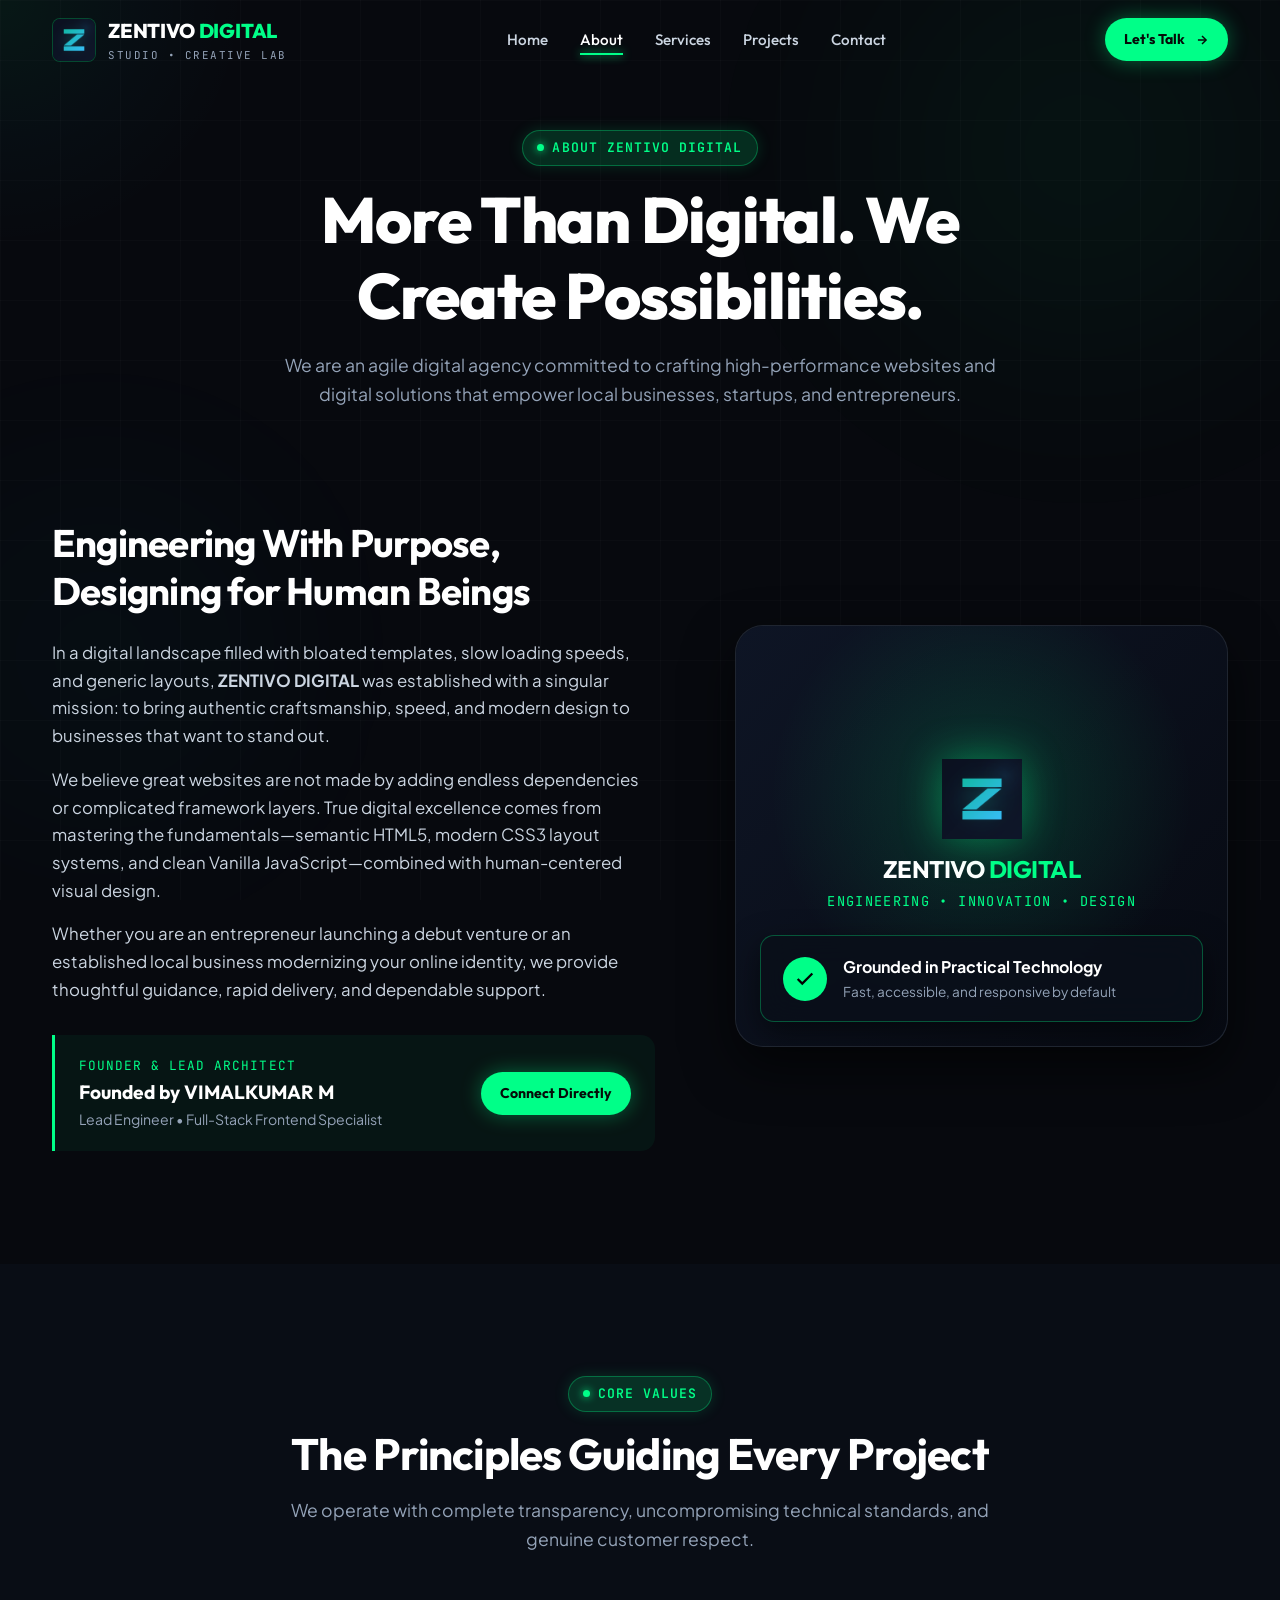
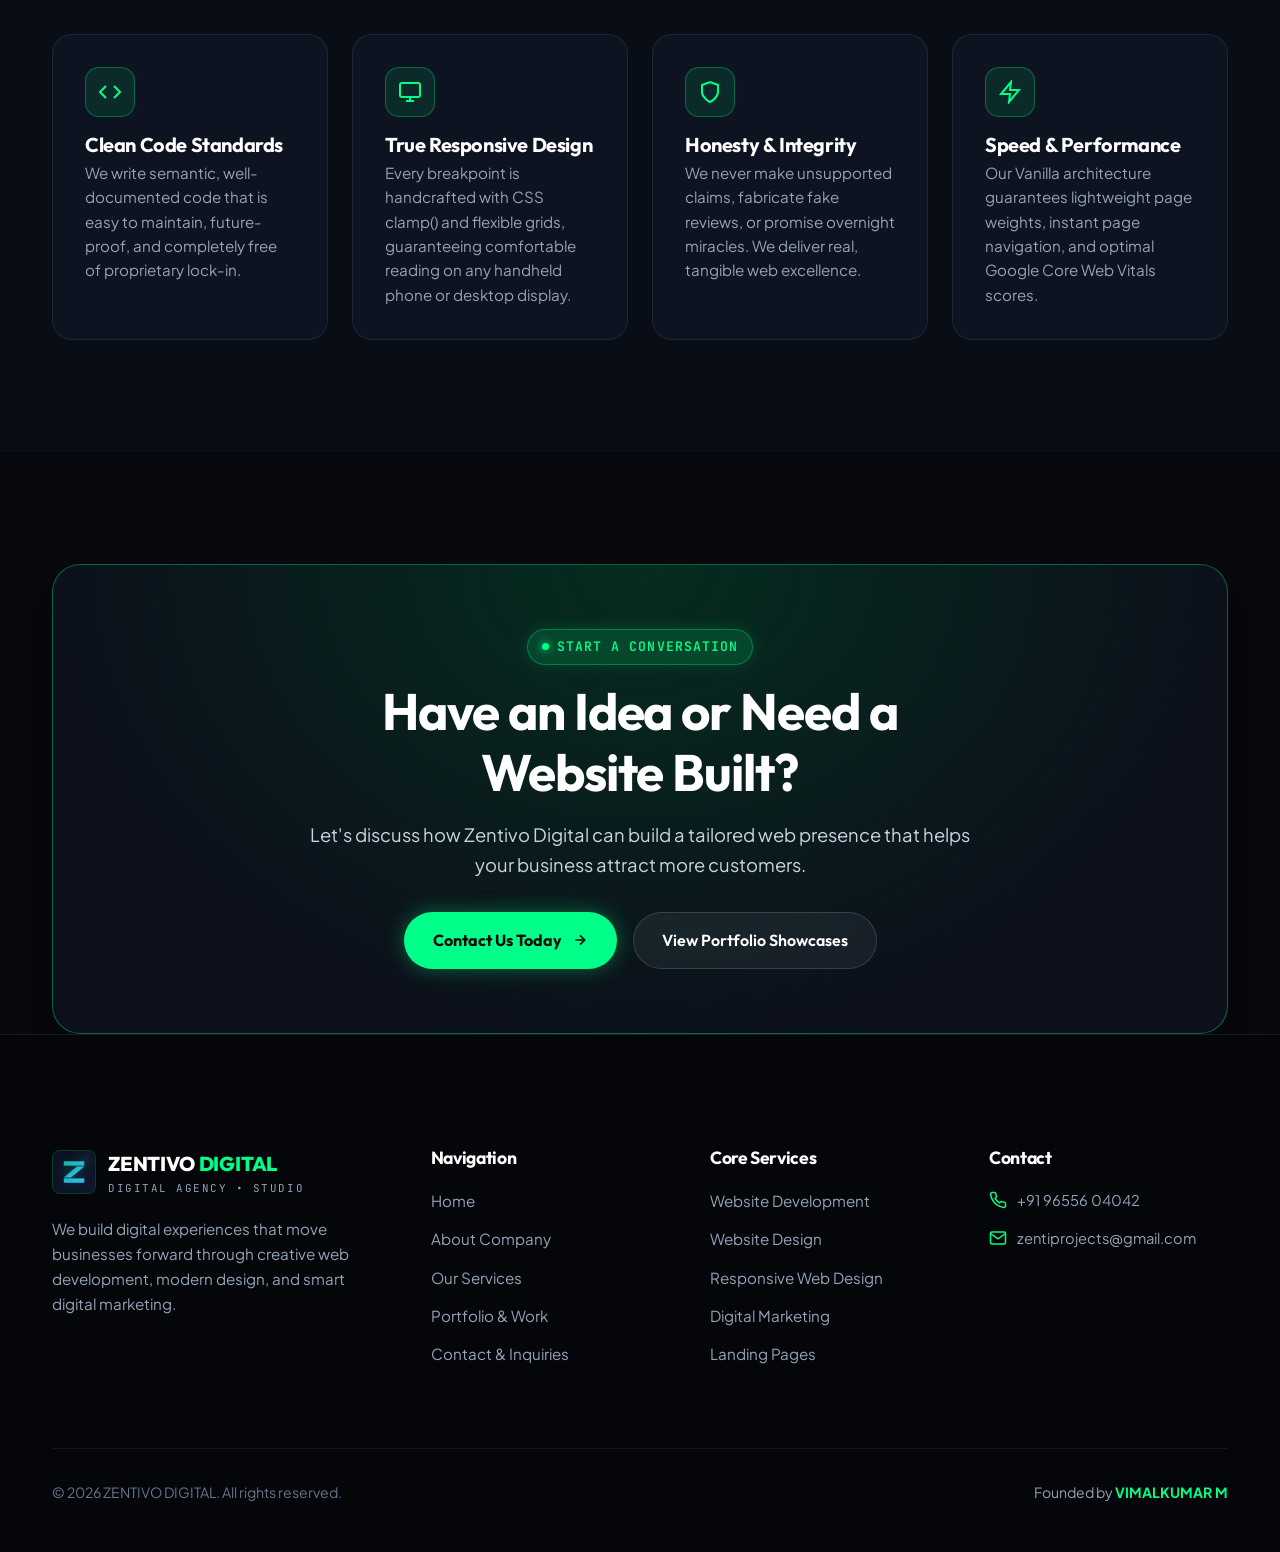
<file: about.html>
<!DOCTYPE html>
<html lang="en">
<head>
  <meta charset="UTF-8">
  <meta name="viewport" content="width=device-width, initial-scale=1.0">
  <meta http-equiv="X-UA-Compatible" content="IE=edge">

  <title>About Us — ZENTIVO DIGITAL | Founded by VIMALKUMAR M</title>
  <meta name="title" content="About Us — ZENTIVO DIGITAL | Founded by VIMALKUMAR M">
  <meta name="description" content="More Than Digital. We Create Possibilities. Learn about Zentivo Digital, our founder VIMALKUMAR M, our engineering values, and our commitment to helping businesses grow.">
  <meta name="keywords" content="About Zentivo Digital, Vimalkumar M, Digital Agency Founder, Web Development Philosophy, Responsive Web Design">
  <meta name="author" content="ZENTIVO DIGITAL / VIMALKUMAR M">
  <meta name="robots" content="index, follow">

  <!-- Favicon -->
  <link rel="icon" type="image/png" href="assets/logo/zentivo-logo.png">
  <link rel="shortcut icon" href="favicon.ico">

  <!-- Google Fonts Preconnect -->
  <link rel="preconnect" href="https://fonts.googleapis.com">
  <link rel="preconnect" href="https://fonts.gstatic.com" crossorigin>
  <link href="https://fonts.googleapis.com/css2?family=JetBrains+Mono:wght@400;500;600;700&family=Outfit:wght@400;500;600;700;800;900&family=Plus+Jakarta+Sans:wght@300;400;500;600;700;800&display=swap" rel="stylesheet">

  <!-- Stylesheets -->
  <link rel="stylesheet" href="css/style.css">
  <link rel="stylesheet" href="css/animations.css">
  <link rel="stylesheet" href="css/responsive.css">
</head>
<body>

  <!-- Top Scroll Progress Indicator -->
  <div class="scroll-progress-bar" aria-hidden="true"></div>

  <!-- Ambient Lights & Cursor Spotlight -->
  <div class="cursor-spotlight" aria-hidden="true"></div>
  <div class="bg-ambient-lights" aria-hidden="true">
    <div class="ambient-orb ambient-orb-1"></div>
    <div class="ambient-orb ambient-orb-2"></div>
    <div class="bg-grid-mesh"></div>
  </div>

  <!-- Header -->
  <header class="site-header" id="siteHeader">
    <div class="container header-container">
      <a href="index.html" class="brand-link" aria-label="Zentivo Digital Homepage">
        <div class="brand-logo-wrap">
          <img src="assets/logo/zentivo-logo.png" alt="Zentivo Digital Logo" class="brand-logo-img" width="44" height="44">
        </div>
        <div class="brand-title-group">
          <span class="brand-title">ZENTIVO <span class="brand-title-accent">DIGITAL</span></span>
          <span class="brand-tagline">STUDIO &bull; CREATIVE LAB</span>
        </div>
      </a>

      <nav class="desktop-nav" aria-label="Main Navigation">
        <ul class="nav-list">
          <li><a href="index.html" class="nav-link">Home</a></li>
          <li><a href="about.html" class="nav-link active">About</a></li>
          <li><a href="services.html" class="nav-link">Services</a></li>
          <li><a href="projects.html" class="nav-link">Projects</a></li>
          <li><a href="contact.html" class="nav-link">Contact</a></li>
        </ul>
      </nav>

      <div class="header-cta-group">
        <a href="contact.html" class="btn btn-primary btn-sm">
          <span>Let's Talk</span>
          <svg width="14" height="14" viewBox="0 0 24 24" fill="none" stroke="currentColor" stroke-width="2.5"><line x1="5" y1="12" x2="19" y2="12"></line><polyline points="12 5 19 12 12 19"></polyline></svg>
        </a>
        <button type="button" class="hamburger-btn" id="hamburgerBtn" aria-label="Toggle navigation menu" aria-expanded="false">
          <span class="hamburger-line"></span>
          <span class="hamburger-line"></span>
          <span class="hamburger-line"></span>
        </button>
      </div>
    </div>
  </header>

  <!-- Mobile Drawer -->
  <div class="mobile-nav-drawer" id="mobileNavDrawer" role="dialog" aria-modal="true">
    <div>
      <div style="display: flex; align-items: center; gap: 12px; margin-bottom: 32px;">
        <img src="assets/logo/zentivo-logo.png" alt="Zentivo Logo" width="36" height="36" style="border-radius: 6px;">
        <span style="font-family: var(--font-heading); font-size: 1.2rem; font-weight: 800; color: #fff;">ZENTIVO <span style="color: var(--accent-lime);">DIGITAL</span></span>
      </div>
      <ul class="mobile-nav-list">
        <li><a href="index.html" class="mobile-nav-link">Home <span>&rarr;</span></a></li>
        <li><a href="about.html" class="mobile-nav-link active">About <span>&rarr;</span></a></li>
        <li><a href="services.html" class="mobile-nav-link">Services <span>&rarr;</span></a></li>
        <li><a href="projects.html" class="mobile-nav-link">Projects <span>&rarr;</span></a></li>
        <li><a href="contact.html" class="mobile-nav-link">Contact <span>&rarr;</span></a></li>
      </ul>
    </div>
    <div class="mobile-nav-footer">
      <a href="contact.html" class="btn btn-primary" style="width: 100%;">Let's Talk</a>
      <p style="font-size: 0.8rem; color: var(--text-dark); text-align: center;">Founded by VIMALKUMAR M</p>
    </div>
  </div>
  <div class="mobile-backdrop" id="mobileBackdrop"></div>

  <!-- Page Header Banner -->
  <main>
    <section class="section-spacing" style="padding-top: calc(var(--header-height) + 50px); padding-bottom: 30px;">
      <div class="container">
        <div class="section-header reveal reveal-up">
          <span class="section-badge">
            <span class="pulse-dot"></span>
            ABOUT ZENTIVO DIGITAL
          </span>
          <h1 class="section-title">More Than Digital. We Create Possibilities.</h1>
          <p class="section-desc">
            We are an agile digital agency committed to crafting high-performance websites and digital solutions that empower local businesses, startups, and entrepreneurs.
          </p>
        </div>
      </div>
    </section>

    <!-- Company Story & Founder Section -->
    <section class="section-spacing" style="padding-top: 0;">
      <div class="container">
        <div class="about-grid">
          <div class="about-info-col reveal reveal-right">
            <h3>Engineering With Purpose, Designing for Human Beings</h3>
            <p>
              In a digital landscape filled with bloated templates, slow loading speeds, and generic layouts, <strong>ZENTIVO DIGITAL</strong> was established with a singular mission: to bring authentic craftsmanship, speed, and modern design to businesses that want to stand out.
            </p>
            <p>
              We believe great websites are not made by adding endless dependencies or complicated framework layers. True digital excellence comes from mastering the fundamentals—semantic HTML5, modern CSS3 layout systems, and clean Vanilla JavaScript—combined with human-centered visual design.
            </p>
            <p>
              Whether you are an entrepreneur launching a debut venture or an established local business modernizing your online identity, we provide thoughtful guidance, rapid delivery, and dependable support.
            </p>

            <div class="founder-attribution-card" style="margin-top: 32px;">
              <div class="founder-meta">
                <span class="founder-title">FOUNDER &amp; LEAD ARCHITECT</span>
                <span class="founder-name">Founded by VIMALKUMAR M</span>
                <span class="founder-role">Lead Engineer &bull; Full-Stack Frontend Specialist</span>
              </div>
              <div style="display: flex; gap: 8px;">
                <a href="contact.html" class="btn btn-primary btn-sm">Connect Directly</a>
              </div>
            </div>
          </div>

          <div class="about-visual-col reveal reveal-left">
            <div class="about-card-stack">
              <div class="about-card-graphic" style="width: 100%; height: 420px; background: linear-gradient(135deg, #0e1525 0%, #070a12 100%); display: flex; align-items: center; justify-content: center; position: relative; border-radius: var(--radius-xl); overflow: hidden;">
                <div style="position: absolute; inset: 0; background: radial-gradient(circle at 50% 40%, rgba(0, 255, 136, 0.15) 0%, transparent 60%);"></div>
                <div style="text-align: center; position: relative; z-index: 2; padding: 20px;">
                  <img src="assets/logo/zentivo-logo.png" alt="Zentivo Digital" width="80" height="80" style="margin: 0 auto 16px auto; filter: drop-shadow(0 0 20px rgba(0, 255, 136, 0.4));">
                  <h4 style="font-size: 1.5rem; color: #fff; margin-bottom: 6px;">ZENTIVO <span style="color: var(--accent-lime);">DIGITAL</span></h4>
                  <p style="font-family: var(--font-mono); font-size: 0.85rem; color: var(--accent-lime); letter-spacing: 0.1em; text-transform: uppercase;">Engineering &bull; Innovation &bull; Design</p>
                </div>
              </div>
              <div class="about-badge-float">
                <div class="about-badge-icon">
                  <svg width="22" height="22" viewBox="0 0 24 24" fill="none" stroke="currentColor" stroke-width="2.5"><polyline points="20 6 9 17 4 12"></polyline></svg>
                </div>
                <div>
                  <div class="about-badge-title">Grounded in Practical Technology</div>
                  <div class="about-badge-sub">Fast, accessible, and responsive by default</div>
                </div>
              </div>
            </div>
          </div>
        </div>
      </div>
    </section>

    <!-- Mission, Vision & Strategic Values -->
    <section class="section-spacing" style="background: rgba(13, 18, 29, 0.5);">
      <div class="container">
        <div class="section-header reveal reveal-up">
          <span class="section-badge">
            <span class="pulse-dot"></span>
            CORE VALUES
          </span>
          <h2 class="section-title">The Principles Guiding Every Project</h2>
          <p class="section-desc">
            We operate with complete transparency, uncompromising technical standards, and genuine customer respect.
          </p>
        </div>

        <div class="pillars-grid">
          <div class="pillar-card reveal reveal-up stagger-1">
            <div class="pillar-icon-box">
              <svg width="24" height="24" viewBox="0 0 24 24" fill="none" stroke="currentColor" stroke-width="2"><polyline points="16 18 22 12 16 6"></polyline><polyline points="8 6 2 12 8 18"></polyline></svg>
            </div>
            <h4>Clean Code Standards</h4>
            <p>We write semantic, well-documented code that is easy to maintain, future-proof, and completely free of proprietary lock-in.</p>
          </div>

          <div class="pillar-card reveal reveal-up stagger-2">
            <div class="pillar-icon-box">
              <svg width="24" height="24" viewBox="0 0 24 24" fill="none" stroke="currentColor" stroke-width="2"><rect x="2" y="3" width="20" height="14" rx="2" ry="2"></rect><line x1="8" y1="21" x2="16" y2="21"></line><line x1="12" y1="17" x2="12" y2="21"></line></svg>
            </div>
            <h4>True Responsive Design</h4>
            <p>Every breakpoint is handcrafted with CSS clamp() and flexible grids, guaranteeing comfortable reading on any handheld phone or desktop display.</p>
          </div>

          <div class="pillar-card reveal reveal-up stagger-3">
            <div class="pillar-icon-box">
              <svg width="24" height="24" viewBox="0 0 24 24" fill="none" stroke="currentColor" stroke-width="2"><path d="M12 22s8-4 8-10V5l-8-3-8 3v7c0 6 8 10 8 10z"></path></svg>
            </div>
            <h4>Honesty &amp; Integrity</h4>
            <p>We never make unsupported claims, fabricate fake reviews, or promise overnight miracles. We deliver real, tangible web excellence.</p>
          </div>

          <div class="pillar-card reveal reveal-up stagger-4">
            <div class="pillar-icon-box">
              <svg width="24" height="24" viewBox="0 0 24 24" fill="none" stroke="currentColor" stroke-width="2"><polygon points="13 2 3 14 12 14 11 22 21 10 12 10 13 2"></polygon></svg>
            </div>
            <h4>Speed &amp; Performance</h4>
            <p>Our Vanilla architecture guarantees lightweight page weights, instant page navigation, and optimal Google Core Web Vitals scores.</p>
          </div>
        </div>
      </div>
    </section>

    <!-- CTA Section -->
    <section class="container cta-banner-section reveal reveal-scale">
      <div class="cta-banner-card">
        <div class="cta-banner-content">
          <span class="section-badge">
            <span class="pulse-dot"></span>
            START A CONVERSATION
          </span>
          <h2>Have an Idea or Need a Website Built?</h2>
          <p>
            Let's discuss how Zentivo Digital can build a tailored web presence that helps your business attract more customers.
          </p>
          <div style="display: flex; gap: 16px; justify-content: center; flex-wrap: wrap;">
            <a href="contact.html" class="btn btn-primary">
              <span>Contact Us Today</span>
              <svg width="16" height="16" viewBox="0 0 24 24" fill="none" stroke="currentColor" stroke-width="2.5"><line x1="5" y1="12" x2="19" y2="12"></line><polyline points="12 5 19 12 12 19"></polyline></svg>
            </a>
            <a href="projects.html" class="btn btn-secondary">
              <span>View Portfolio Showcases</span>
            </a>
          </div>
        </div>
      </div>
    </section>
  </main>

  <!-- Footer -->
  <footer class="site-footer">
    <div class="container">
      <div class="footer-top-grid">
        <div class="footer-brand-col">
          <a href="index.html" class="brand-link">
            <div class="brand-logo-wrap">
              <img src="assets/logo/zentivo-logo.png" alt="Zentivo Digital Logo" class="brand-logo-img" width="44" height="44">
            </div>
            <div class="brand-title-group">
              <span class="brand-title">ZENTIVO <span class="brand-title-accent">DIGITAL</span></span>
              <span class="brand-tagline">DIGITAL AGENCY &bull; STUDIO</span>
            </div>
          </a>
          <p class="footer-desc">
            We build digital experiences that move businesses forward through creative web development, modern design, and smart digital marketing.
          </p>
        </div>

        <div class="footer-col">
          <h5>Navigation</h5>
          <ul class="footer-links-list">
            <li><a href="index.html" class="footer-link">Home</a></li>
            <li><a href="about.html" class="footer-link">About Company</a></li>
            <li><a href="services.html" class="footer-link">Our Services</a></li>
            <li><a href="projects.html" class="footer-link">Portfolio &amp; Work</a></li>
            <li><a href="contact.html" class="footer-link">Contact &amp; Inquiries</a></li>
          </ul>
        </div>

        <div class="footer-col">
          <h5>Core Services</h5>
          <ul class="footer-links-list">
            <li><a href="services.html" class="footer-link">Website Development</a></li>
            <li><a href="services.html" class="footer-link">Website Design</a></li>
            <li><a href="services.html" class="footer-link">Responsive Web Design</a></li>
            <li><a href="services.html" class="footer-link">Digital Marketing</a></li>
            <li><a href="services.html" class="footer-link">Landing Pages</a></li>
          </ul>
        </div>

        <div class="footer-col">
          <h5>Contact</h5>
          <div class="footer-contact-info">
            <div class="footer-contact-item">
              <svg width="18" height="18" viewBox="0 0 24 24" fill="none" stroke="currentColor" stroke-width="2"><path d="M22 16.92v3a2 2 0 0 1-2.18 2 19.79 19.79 0 0 1-8.63-3.07 19.5 19.5 0 0 1-6-6 19.79 19.79 0 0 1-3.07-8.67A2 2 0 0 1 4.11 2h3a2 2 0 0 1 2 1.72 12.84 12.84 0 0 0 .7 2.81 2 2 0 0 1-.45 2.11L8.09 9.91a16 16 0 0 0 6 6l1.27-1.27a2 2 0 0 1 2.11-.45 12.84 12.84 0 0 0 2.81.7A2 2 0 0 1 22 16.92z"></path></svg>
              <span>+91 96556 04042</span>
            </div>
            <div class="footer-contact-item">
              <svg width="18" height="18" viewBox="0 0 24 24" fill="none" stroke="currentColor" stroke-width="2"><path d="M4 4h16c1.1 0 2 .9 2 2v12c0 1.1-.9 2-2 2H4c-1.1 0-2-.9-2-2V6c0-1.1.9-2 2-2z"></path><polyline points="22,6 12,13 2,6"></polyline></svg>
              <a href="mailto:zentiprojects@gmail.com" style="color: inherit;">zentiprojects@gmail.com</a>
            </div>
          </div>
        </div>
      </div>

      <div class="footer-bottom">
        <div>&copy; 2026 ZENTIVO DIGITAL. All rights reserved.</div>
        <div class="footer-founder-badge">Founded by <strong>VIMALKUMAR M</strong></div>
      </div>
    </div>
  </footer>

  <button type="button" class="back-to-top-btn" aria-label="Back to top">
    <svg width="20" height="20" viewBox="0 0 24 24" fill="none" stroke="currentColor" stroke-width="2.5"><line x1="12" y1="19" x2="12" y2="5"></line><polyline points="5 12 12 5 19 12"></polyline></svg>
  </button>

  <script src="js/animations.js"></script>
  <script src="js/main.js"></script>
</body>
</html>
</file>
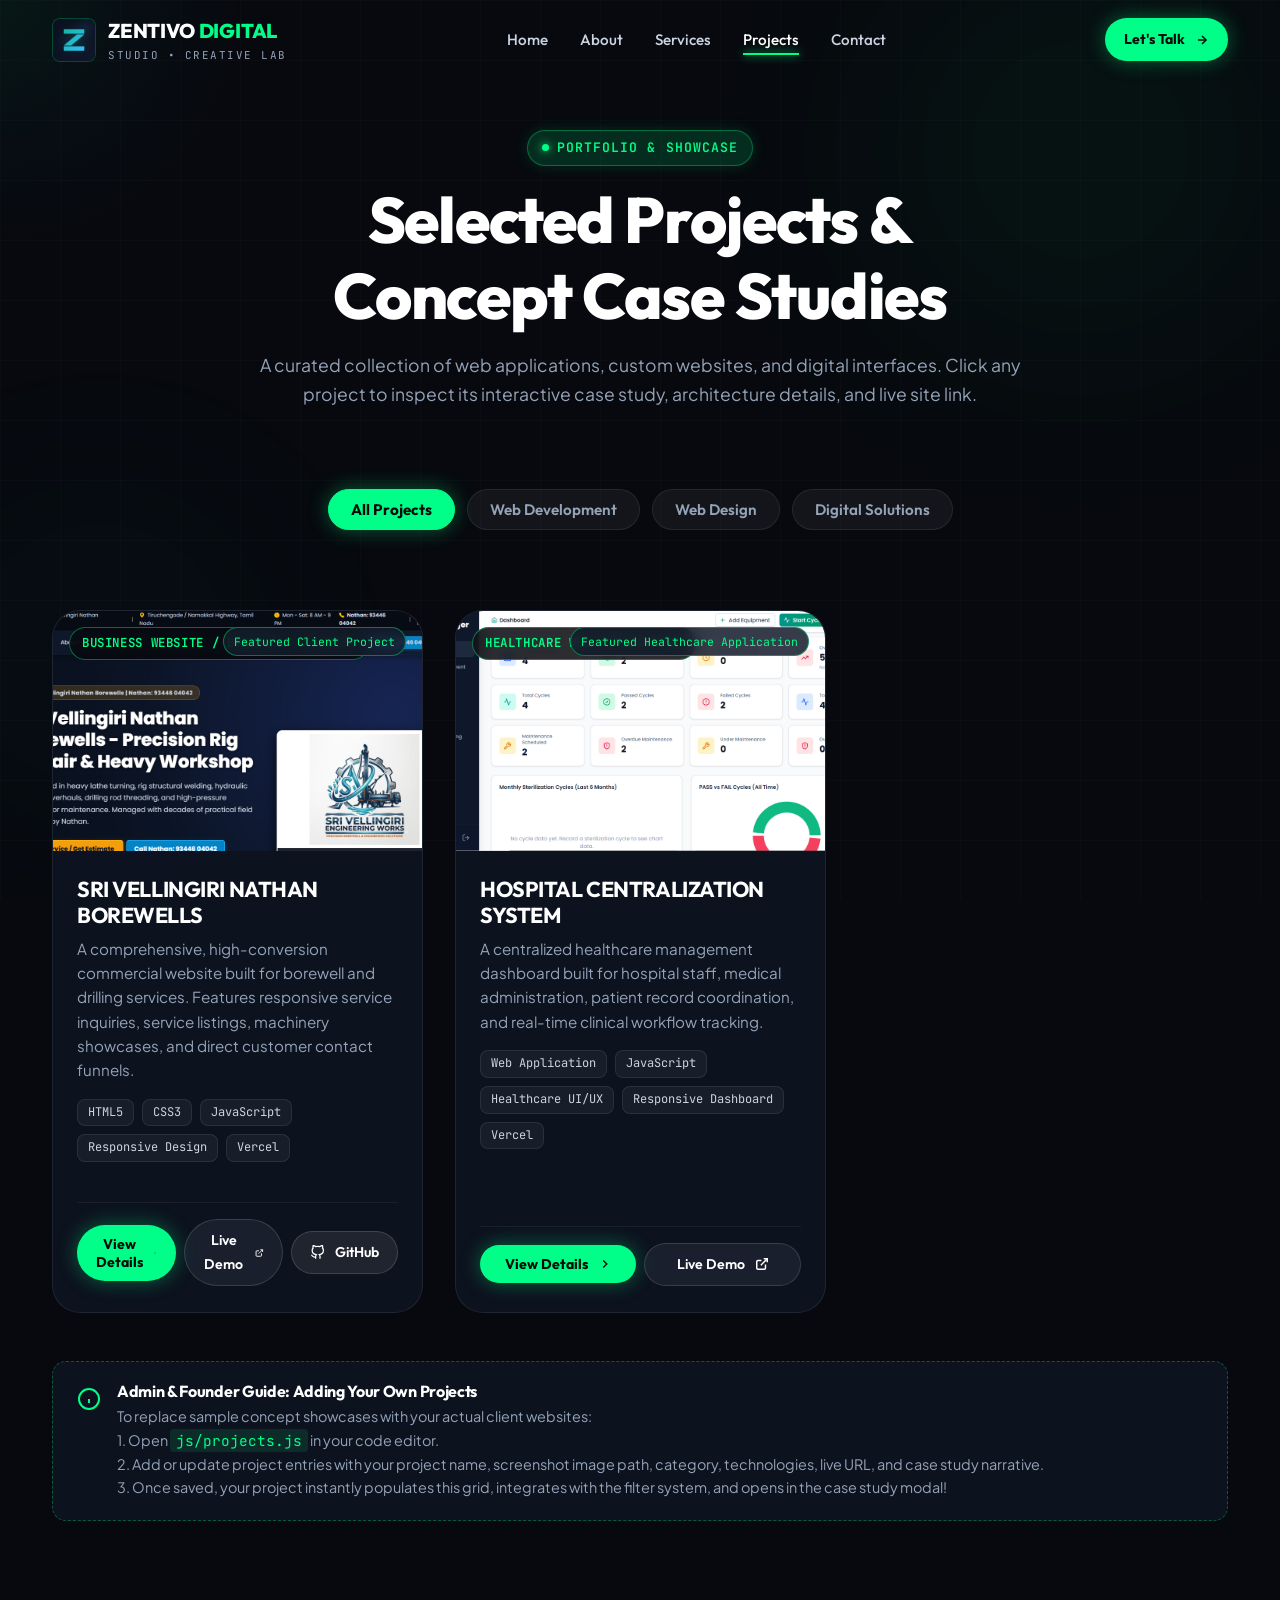
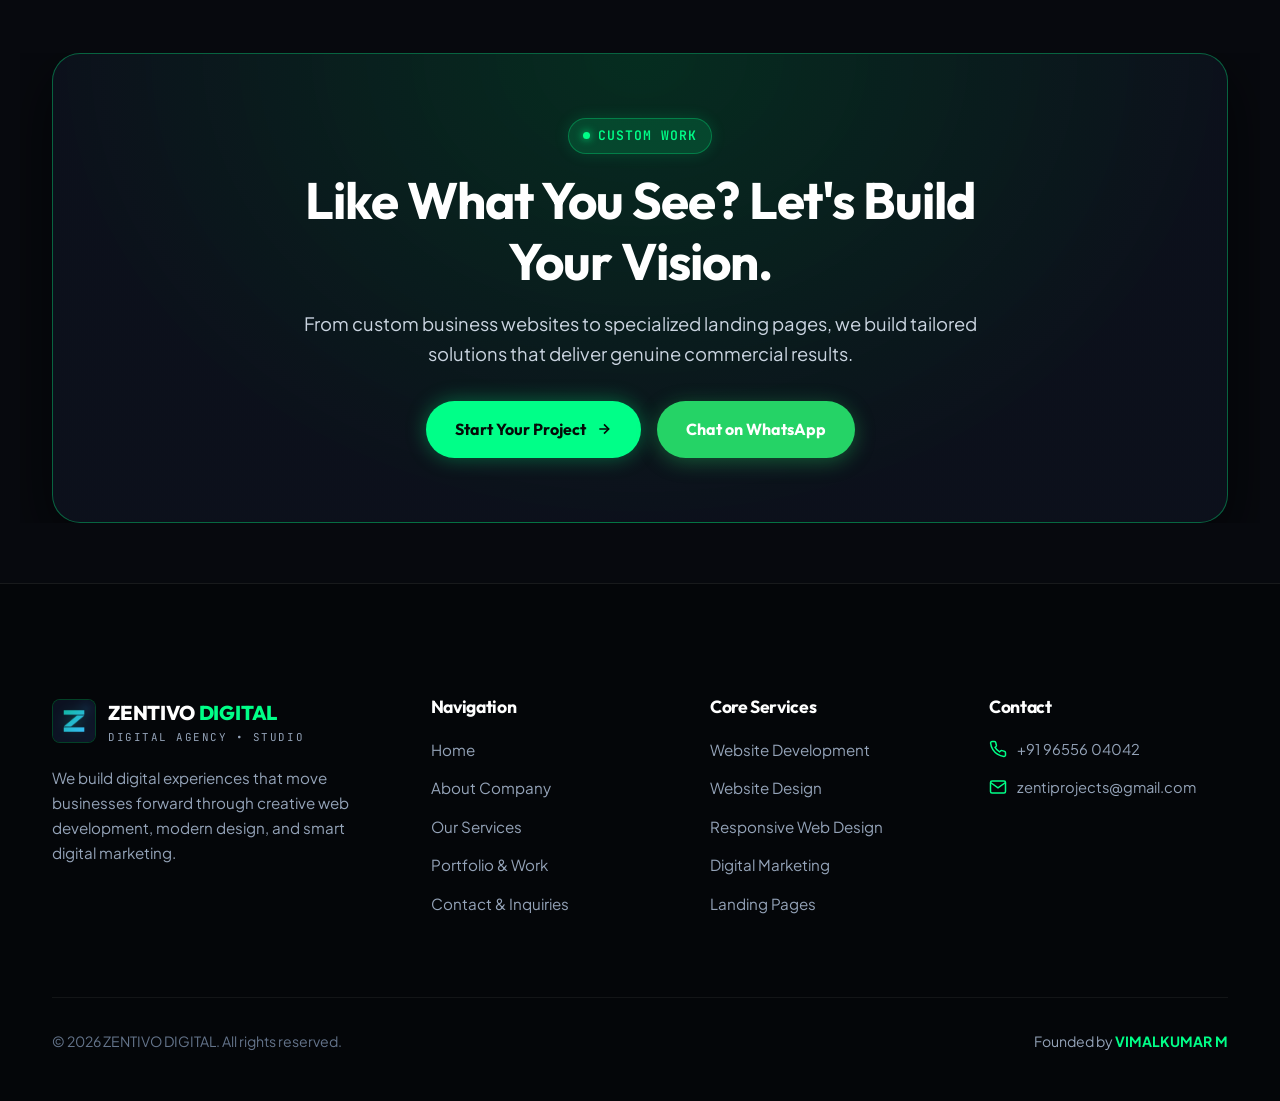
<file: projects.html>
<!DOCTYPE html>
<html lang="en">
<head>
  <meta charset="UTF-8">
  <meta name="viewport" content="width=device-width, initial-scale=1.0">
  <meta http-equiv="X-UA-Compatible" content="IE=edge">

  <title>Projects &amp; Portfolio — ZENTIVO DIGITAL</title>
  <meta name="title" content="Projects &amp; Portfolio — ZENTIVO DIGITAL">
  <meta name="description" content="Explore selected client concept showcases and web design case studies crafted by Zentivo Digital. High performance, modern aesthetics, and clean code.">
  <meta name="keywords" content="Zentivo Digital Portfolio, Web Development Projects, UI UX Design Showcases, Case Studies, Frontend Projects, Vimalkumar M">
  <meta name="author" content="ZENTIVO DIGITAL / VIMALKUMAR M">
  <meta name="robots" content="index, follow">

  <!-- Favicon -->
  <link rel="icon" type="image/png" href="assets/logo/zentivo-logo.png">
  <link rel="shortcut icon" href="favicon.ico">

  <!-- Google Fonts Preconnect -->
  <link rel="preconnect" href="https://fonts.googleapis.com">
  <link rel="preconnect" href="https://fonts.gstatic.com" crossorigin>
  <link href="https://fonts.googleapis.com/css2?family=JetBrains+Mono:wght@400;500;600;700&family=Outfit:wght@400;500;600;700;800;900&family=Plus+Jakarta+Sans:wght@300;400;500;600;700;800&display=swap" rel="stylesheet">

  <!-- Stylesheets -->
  <link rel="stylesheet" href="css/style.css">
  <link rel="stylesheet" href="css/animations.css">
  <link rel="stylesheet" href="css/responsive.css">
</head>
<body>

  <!-- Top Scroll Progress Indicator -->
  <div class="scroll-progress-bar" aria-hidden="true"></div>

  <!-- Ambient Lights & Cursor Spotlight -->
  <div class="cursor-spotlight" aria-hidden="true"></div>
  <div class="bg-ambient-lights" aria-hidden="true">
    <div class="ambient-orb ambient-orb-1"></div>
    <div class="ambient-orb ambient-orb-2"></div>
    <div class="bg-grid-mesh"></div>
  </div>

  <!-- Header -->
  <header class="site-header" id="siteHeader">
    <div class="container header-container">
      <a href="index.html" class="brand-link" aria-label="Zentivo Digital Homepage">
        <div class="brand-logo-wrap">
          <img src="assets/logo/zentivo-logo.png" alt="Zentivo Digital Logo" class="brand-logo-img" width="44" height="44">
        </div>
        <div class="brand-title-group">
          <span class="brand-title">ZENTIVO <span class="brand-title-accent">DIGITAL</span></span>
          <span class="brand-tagline">STUDIO &bull; CREATIVE LAB</span>
        </div>
      </a>

      <nav class="desktop-nav" aria-label="Main Navigation">
        <ul class="nav-list">
          <li><a href="index.html" class="nav-link">Home</a></li>
          <li><a href="about.html" class="nav-link">About</a></li>
          <li><a href="services.html" class="nav-link">Services</a></li>
          <li><a href="projects.html" class="nav-link active">Projects</a></li>
          <li><a href="contact.html" class="nav-link">Contact</a></li>
        </ul>
      </nav>

      <div class="header-cta-group">
        <a href="contact.html" class="btn btn-primary btn-sm">
          <span>Let's Talk</span>
          <svg width="14" height="14" viewBox="0 0 24 24" fill="none" stroke="currentColor" stroke-width="2.5"><line x1="5" y1="12" x2="19" y2="12"></line><polyline points="12 5 19 12 12 19"></polyline></svg>
        </a>
        <button type="button" class="hamburger-btn" id="hamburgerBtn" aria-label="Toggle navigation menu" aria-expanded="false">
          <span class="hamburger-line"></span>
          <span class="hamburger-line"></span>
          <span class="hamburger-line"></span>
        </button>
      </div>
    </div>
  </header>

  <!-- Mobile Drawer -->
  <div class="mobile-nav-drawer" id="mobileNavDrawer" role="dialog" aria-modal="true">
    <div>
      <div style="display: flex; align-items: center; gap: 12px; margin-bottom: 32px;">
        <img src="assets/logo/zentivo-logo.png" alt="Zentivo Logo" width="36" height="36" style="border-radius: 6px;">
        <span style="font-family: var(--font-heading); font-size: 1.2rem; font-weight: 800; color: #fff;">ZENTIVO <span style="color: var(--accent-lime);">DIGITAL</span></span>
      </div>
      <ul class="mobile-nav-list">
        <li><a href="index.html" class="mobile-nav-link">Home <span>&rarr;</span></a></li>
        <li><a href="about.html" class="mobile-nav-link">About <span>&rarr;</span></a></li>
        <li><a href="services.html" class="mobile-nav-link">Services <span>&rarr;</span></a></li>
        <li><a href="projects.html" class="mobile-nav-link active">Projects <span>&rarr;</span></a></li>
        <li><a href="contact.html" class="mobile-nav-link">Contact <span>&rarr;</span></a></li>
      </ul>
    </div>
    <div class="mobile-nav-footer">
      <a href="contact.html" class="btn btn-primary" style="width: 100%;">Let's Talk</a>
      <p style="font-size: 0.8rem; color: var(--text-dark); text-align: center;">Founded by VIMALKUMAR M</p>
    </div>
  </div>
  <div class="mobile-backdrop" id="mobileBackdrop"></div>

  <!-- Main Content -->
  <main>
    <section class="section-spacing" style="padding-top: calc(var(--header-height) + 50px); padding-bottom: 20px;">
      <div class="container">
        <div class="section-header reveal reveal-up">
          <span class="section-badge">
            <span class="pulse-dot"></span>
            PORTFOLIO &amp; SHOWCASE
          </span>
          <h1 class="section-title">Selected Projects &amp; Concept Case Studies</h1>
          <p class="section-desc">
            A curated collection of web applications, custom websites, and digital interfaces. Click any project to inspect its interactive case study, architecture details, and live site link.
          </p>
        </div>

        <!-- Category Filters -->
        <div class="portfolio-controls reveal reveal-up">
          <button type="button" class="filter-btn active" data-filter="All">All Projects</button>
          <button type="button" class="filter-btn" data-filter="Web Development">Web Development</button>
          <button type="button" class="filter-btn" data-filter="Web Design">Web Design</button>
          <button type="button" class="filter-btn" data-filter="Digital Solutions">Digital Solutions</button>
        </div>

        <!-- Dynamic Projects Grid Container -->
        <div class="projects-grid" id="projectsGrid">
          <!-- Populated from js/projects.js -->
        </div>

        <!-- Editor Instructions Box -->
        <div class="portfolio-editor-notice reveal reveal-up" style="margin-top: 48px;">
          <div class="editor-notice-icon">
            <svg width="24" height="24" viewBox="0 0 24 24" fill="none" stroke="currentColor" stroke-width="2"><circle cx="12" cy="12" r="10"></circle><line x1="12" y1="16" x2="12" y2="12"></line><line x1="12" y1="8" x2="12.01" y2="8"></line></svg>
          </div>
          <div class="editor-notice-text">
            <h5>Admin &amp; Founder Guide: Adding Your Own Projects</h5>
            <p>
              To replace sample concept showcases with your actual client websites:
              <br>1. Open <code>js/projects.js</code> in your code editor.
              <br>2. Add or update project entries with your project name, screenshot image path, category, technologies, live URL, and case study narrative.
              <br>3. Once saved, your project instantly populates this grid, integrates with the filter system, and opens in the case study modal!
            </p>
          </div>
        </div>
      </div>
    </section>

    <!-- CTA Section -->
    <section class="container cta-banner-section reveal reveal-scale" style="margin-bottom: 60px;">
      <div class="cta-banner-card">
        <div class="cta-banner-content">
          <span class="section-badge">
            <span class="pulse-dot"></span>
            CUSTOM WORK
          </span>
          <h2>Like What You See? Let's Build Your Vision.</h2>
          <p>
            From custom business websites to specialized landing pages, we build tailored solutions that deliver genuine commercial results.
          </p>
          <div style="display: flex; gap: 16px; justify-content: center; flex-wrap: wrap;">
            <a href="contact.html" class="btn btn-primary">
              <span>Start Your Project</span>
              <svg width="16" height="16" viewBox="0 0 24 24" fill="none" stroke="currentColor" stroke-width="2.5"><line x1="5" y1="12" x2="19" y2="12"></line><polyline points="12 5 19 12 12 19"></polyline></svg>
            </a>
            <a href="https://wa.me/9196556 04042?text=Hello%20Zentivo%20Digital!%20I%20am%20interested%20in%20discussing%20a%20project%20based%20on%20your%20portfolio." target="_blank" rel="noopener noreferrer" class="btn btn-whatsapp">
              <span>Chat on WhatsApp</span>
            </a>
          </div>
        </div>
      </div>
    </section>
  </main>

  <!-- Footer -->
  <footer class="site-footer">
    <div class="container">
      <div class="footer-top-grid">
        <div class="footer-brand-col">
          <a href="index.html" class="brand-link">
            <div class="brand-logo-wrap">
              <img src="assets/logo/zentivo-logo.png" alt="Zentivo Digital Logo" class="brand-logo-img" width="44" height="44">
            </div>
            <div class="brand-title-group">
              <span class="brand-title">ZENTIVO <span class="brand-title-accent">DIGITAL</span></span>
              <span class="brand-tagline">DIGITAL AGENCY &bull; STUDIO</span>
            </div>
          </a>
          <p class="footer-desc">
            We build digital experiences that move businesses forward through creative web development, modern design, and smart digital marketing.
          </p>
        </div>

        <div class="footer-col">
          <h5>Navigation</h5>
          <ul class="footer-links-list">
            <li><a href="index.html" class="footer-link">Home</a></li>
            <li><a href="about.html" class="footer-link">About Company</a></li>
            <li><a href="services.html" class="footer-link">Our Services</a></li>
            <li><a href="projects.html" class="footer-link">Portfolio &amp; Work</a></li>
            <li><a href="contact.html" class="footer-link">Contact &amp; Inquiries</a></li>
          </ul>
        </div>

        <div class="footer-col">
          <h5>Core Services</h5>
          <ul class="footer-links-list">
            <li><a href="services.html" class="footer-link">Website Development</a></li>
            <li><a href="services.html" class="footer-link">Website Design</a></li>
            <li><a href="services.html" class="footer-link">Responsive Web Design</a></li>
            <li><a href="services.html" class="footer-link">Digital Marketing</a></li>
            <li><a href="services.html" class="footer-link">Landing Pages</a></li>
          </ul>
        </div>

        <div class="footer-col">
          <h5>Contact</h5>
          <div class="footer-contact-info">
            <div class="footer-contact-item">
              <svg width="18" height="18" viewBox="0 0 24 24" fill="none" stroke="currentColor" stroke-width="2"><path d="M22 16.92v3a2 2 0 0 1-2.18 2 19.79 19.79 0 0 1-8.63-3.07 19.5 19.5 0 0 1-6-6 19.79 19.79 0 0 1-3.07-8.67A2 2 0 0 1 4.11 2h3a2 2 0 0 1 2 1.72 12.84 12.84 0 0 0 .7 2.81 2 2 0 0 1-.45 2.11L8.09 9.91a16 16 0 0 0 6 6l1.27-1.27a2 2 0 0 1 2.11-.45 12.84 12.84 0 0 0 2.81.7A2 2 0 0 1 22 16.92z"></path></svg>
              <span>+91 96556 04042</span>
            </div>
            <div class="footer-contact-item">
              <svg width="18" height="18" viewBox="0 0 24 24" fill="none" stroke="currentColor" stroke-width="2"><path d="M4 4h16c1.1 0 2 .9 2 2v12c0 1.1-.9 2-2 2H4c-1.1 0-2-.9-2-2V6c0-1.1.9-2 2-2z"></path><polyline points="22,6 12,13 2,6"></polyline></svg>
              <a href="mailto:zentiprojects@gmail.com" style="color: inherit;">zentiprojects@gmail.com</a>
            </div>
          </div>
        </div>
      </div>

      <div class="footer-bottom">
        <div>&copy; 2026 ZENTIVO DIGITAL. All rights reserved.</div>
        <div class="footer-founder-badge">Founded by <strong>VIMALKUMAR M</strong></div>
      </div>
    </div>
  </footer>

  <button type="button" class="back-to-top-btn" aria-label="Back to top">
    <svg width="20" height="20" viewBox="0 0 24 24" fill="none" stroke="currentColor" stroke-width="2.5"><line x1="12" y1="19" x2="12" y2="5"></line><polyline points="5 12 12 5 19 12"></polyline></svg>
  </button>

  <!-- Interactive Case Study Modal Container -->
  <div class="case-study-modal" id="caseStudyModal"></div>

  <!-- JavaScript Modules -->
  <script src="js/projects.js"></script>
  <script src="js/animations.js"></script>
  <script src="js/main.js"></script>
</body>
</html>
</file>
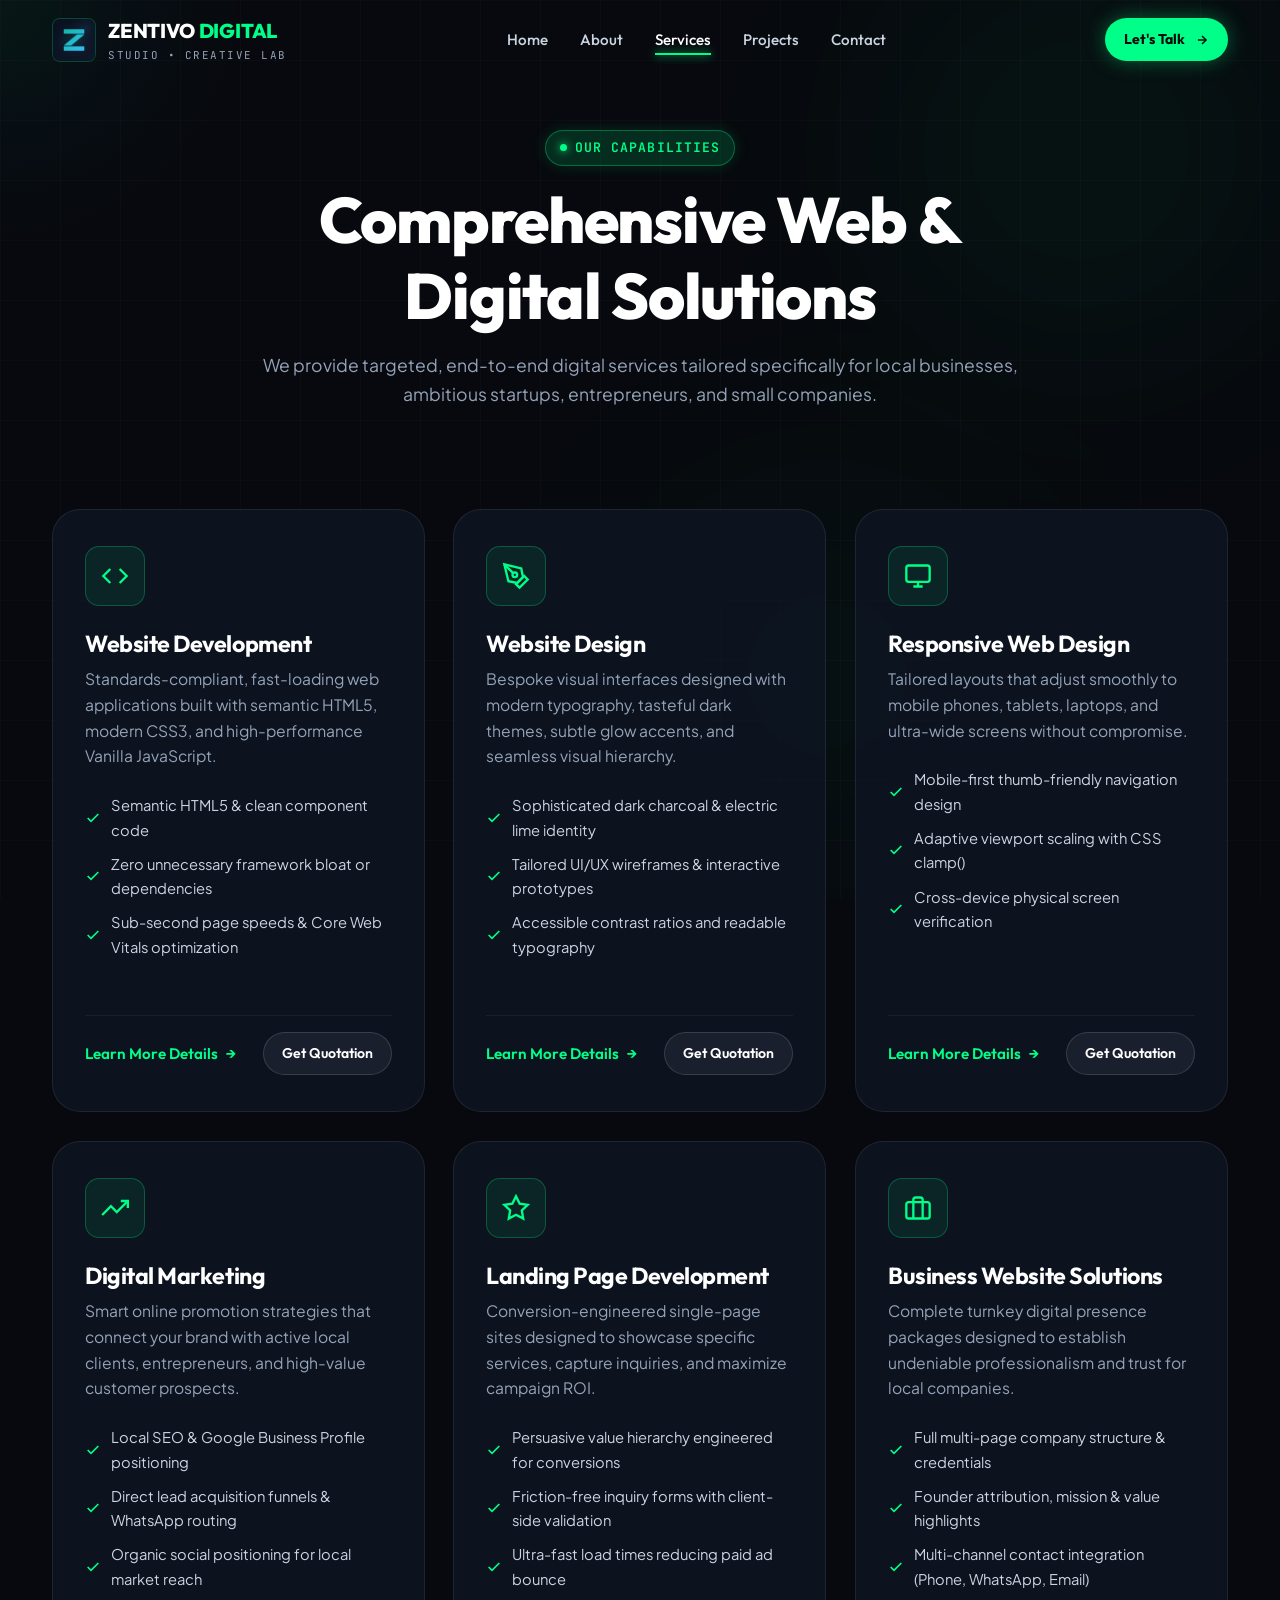
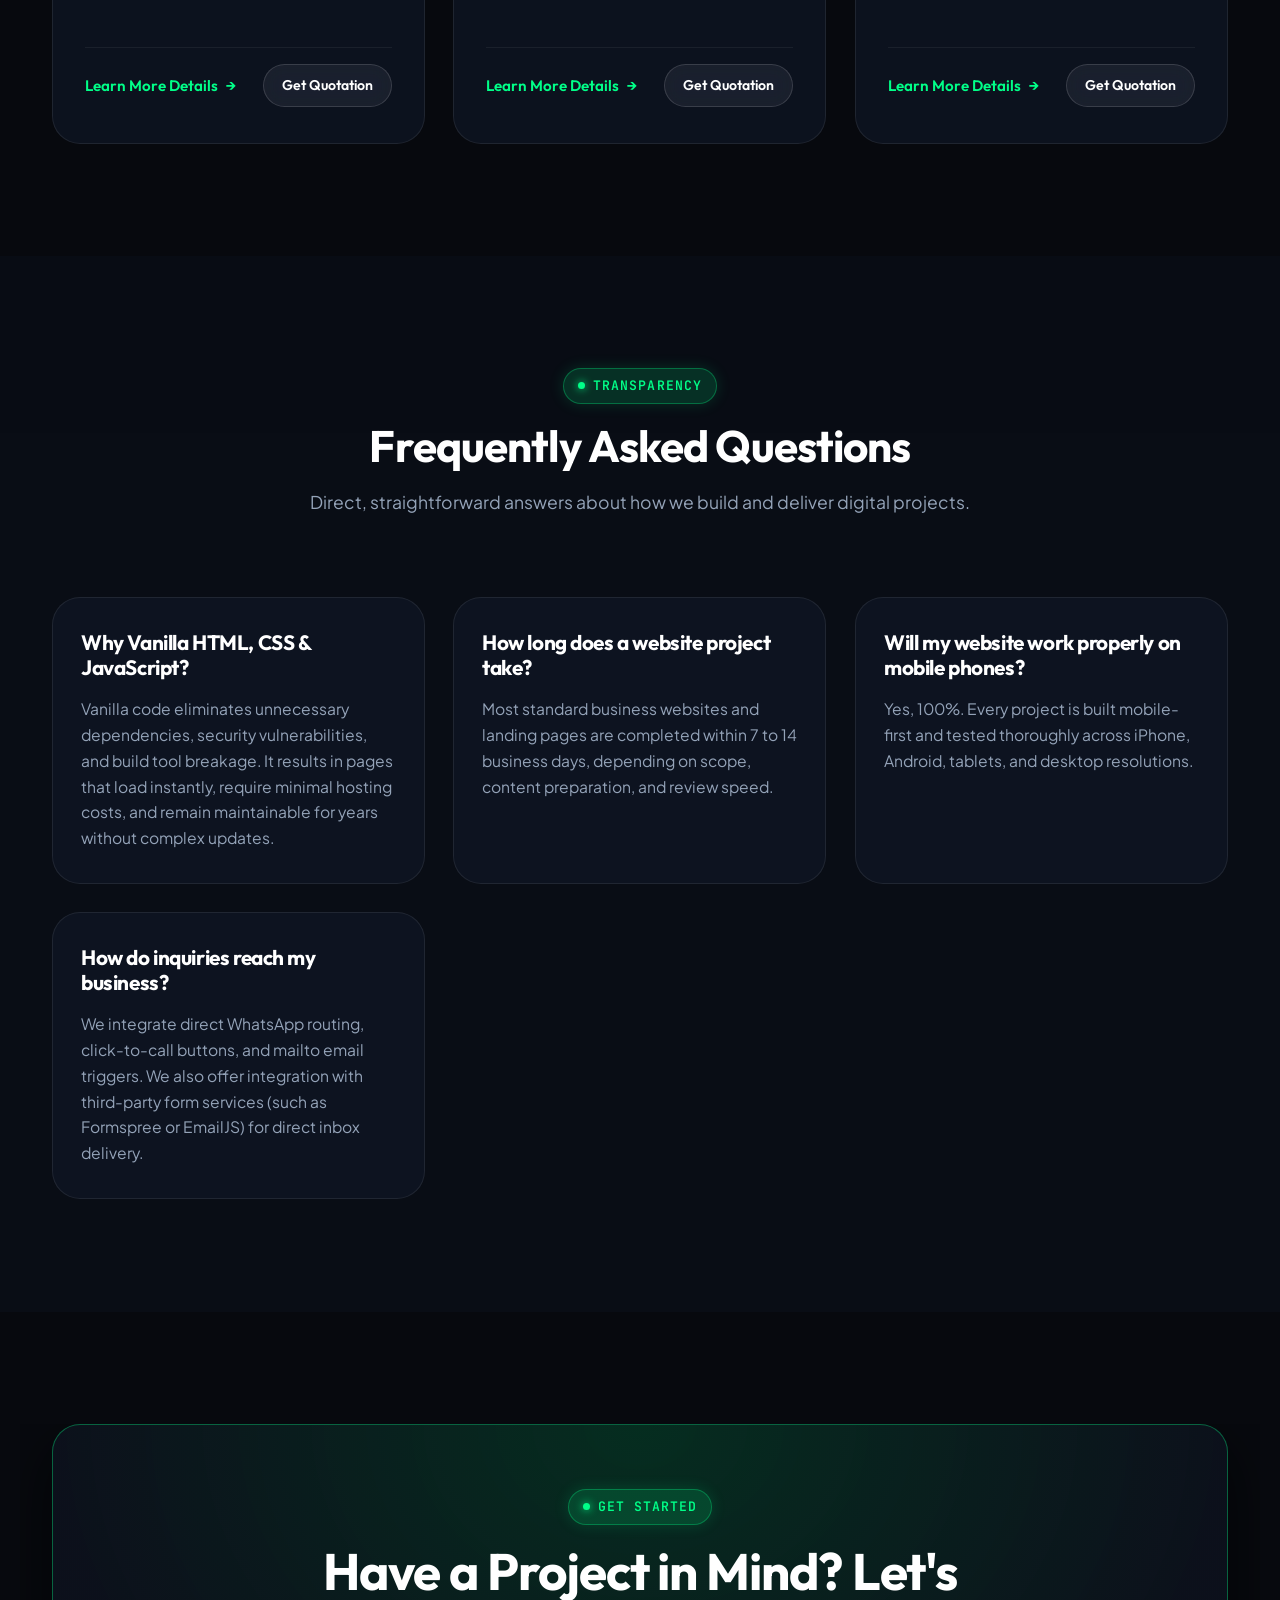
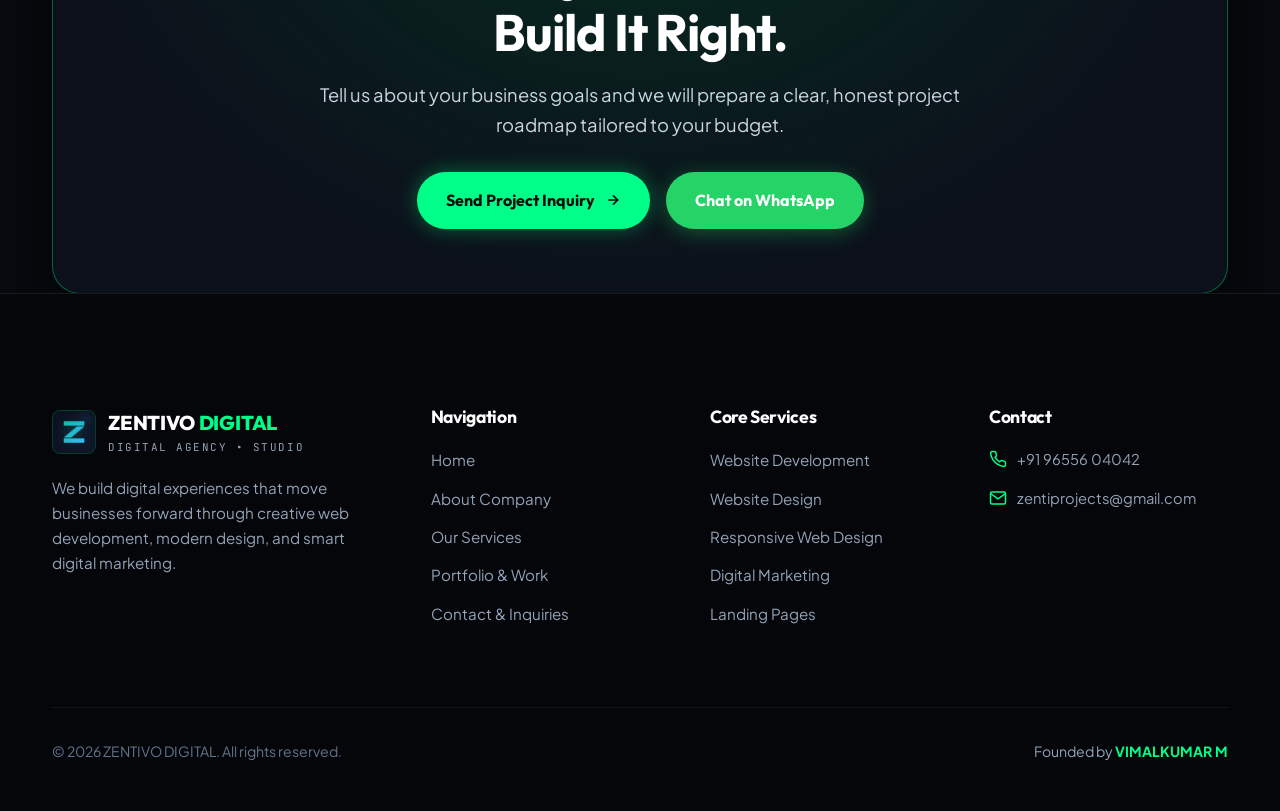
<file: services.html>
<!DOCTYPE html>
<html lang="en">
<head>
  <meta charset="UTF-8">
  <meta name="viewport" content="width=device-width, initial-scale=1.0">
  <meta http-equiv="X-UA-Compatible" content="IE=edge">

  <title>Services — ZENTIVO DIGITAL | Modern Web &amp; Digital Solutions</title>
  <meta name="title" content="Services — ZENTIVO DIGITAL | Modern Web &amp; Digital Solutions">
  <meta name="description" content="Explore Zentivo Digital's core services: Website Development, Website Design, Responsive Web Design, Digital Marketing, Landing Page Development, and Business Website Solutions.">
  <meta name="keywords" content="Website Development, Website Design, Responsive Web Design, Digital Marketing, Landing Page Development, Business Website Solutions, Zentivo Digital Services, Vimalkumar M">
  <meta name="author" content="ZENTIVO DIGITAL / VIMALKUMAR M">
  <meta name="robots" content="index, follow">

  <!-- Favicon -->
  <link rel="icon" type="image/png" href="assets/logo/zentivo-logo.png">
  <link rel="shortcut icon" href="favicon.ico">

  <!-- Google Fonts Preconnect -->
  <link rel="preconnect" href="https://fonts.googleapis.com">
  <link rel="preconnect" href="https://fonts.gstatic.com" crossorigin>
  <link href="https://fonts.googleapis.com/css2?family=JetBrains+Mono:wght@400;500;600;700&family=Outfit:wght@400;500;600;700;800;900&family=Plus+Jakarta+Sans:wght@300;400;500;600;700;800&display=swap" rel="stylesheet">

  <!-- Stylesheets -->
  <link rel="stylesheet" href="css/style.css">
  <link rel="stylesheet" href="css/animations.css">
  <link rel="stylesheet" href="css/responsive.css">
</head>
<body>

  <!-- Top Scroll Progress Indicator -->
  <div class="scroll-progress-bar" aria-hidden="true"></div>

  <!-- Ambient Lights & Cursor Spotlight -->
  <div class="cursor-spotlight" aria-hidden="true"></div>
  <div class="bg-ambient-lights" aria-hidden="true">
    <div class="ambient-orb ambient-orb-1"></div>
    <div class="ambient-orb ambient-orb-3"></div>
    <div class="bg-grid-mesh"></div>
  </div>

  <!-- Header -->
  <header class="site-header" id="siteHeader">
    <div class="container header-container">
      <a href="index.html" class="brand-link" aria-label="Zentivo Digital Homepage">
        <div class="brand-logo-wrap">
          <img src="assets/logo/zentivo-logo.png" alt="Zentivo Digital Logo" class="brand-logo-img" width="44" height="44">
        </div>
        <div class="brand-title-group">
          <span class="brand-title">ZENTIVO <span class="brand-title-accent">DIGITAL</span></span>
          <span class="brand-tagline">STUDIO &bull; CREATIVE LAB</span>
        </div>
      </a>

      <nav class="desktop-nav" aria-label="Main Navigation">
        <ul class="nav-list">
          <li><a href="index.html" class="nav-link">Home</a></li>
          <li><a href="about.html" class="nav-link">About</a></li>
          <li><a href="services.html" class="nav-link active">Services</a></li>
          <li><a href="projects.html" class="nav-link">Projects</a></li>
          <li><a href="contact.html" class="nav-link">Contact</a></li>
        </ul>
      </nav>

      <div class="header-cta-group">
        <a href="contact.html" class="btn btn-primary btn-sm">
          <span>Let's Talk</span>
          <svg width="14" height="14" viewBox="0 0 24 24" fill="none" stroke="currentColor" stroke-width="2.5"><line x1="5" y1="12" x2="19" y2="12"></line><polyline points="12 5 19 12 12 19"></polyline></svg>
        </a>
        <button type="button" class="hamburger-btn" id="hamburgerBtn" aria-label="Toggle navigation menu" aria-expanded="false">
          <span class="hamburger-line"></span>
          <span class="hamburger-line"></span>
          <span class="hamburger-line"></span>
        </button>
      </div>
    </div>
  </header>

  <!-- Mobile Drawer -->
  <div class="mobile-nav-drawer" id="mobileNavDrawer" role="dialog" aria-modal="true">
    <div>
      <div style="display: flex; align-items: center; gap: 12px; margin-bottom: 32px;">
        <img src="assets/logo/zentivo-logo.png" alt="Zentivo Logo" width="36" height="36" style="border-radius: 6px;">
        <span style="font-family: var(--font-heading); font-size: 1.2rem; font-weight: 800; color: #fff;">ZENTIVO <span style="color: var(--accent-lime);">DIGITAL</span></span>
      </div>
      <ul class="mobile-nav-list">
        <li><a href="index.html" class="mobile-nav-link">Home <span>&rarr;</span></a></li>
        <li><a href="about.html" class="mobile-nav-link">About <span>&rarr;</span></a></li>
        <li><a href="services.html" class="mobile-nav-link active">Services <span>&rarr;</span></a></li>
        <li><a href="projects.html" class="mobile-nav-link">Projects <span>&rarr;</span></a></li>
        <li><a href="contact.html" class="mobile-nav-link">Contact <span>&rarr;</span></a></li>
      </ul>
    </div>
    <div class="mobile-nav-footer">
      <a href="contact.html" class="btn btn-primary" style="width: 100%;">Let's Talk</a>
      <p style="font-size: 0.8rem; color: var(--text-dark); text-align: center;">Founded by VIMALKUMAR M</p>
    </div>
  </div>
  <div class="mobile-backdrop" id="mobileBackdrop"></div>

  <!-- Page Header -->
  <main>
    <section class="section-spacing" style="padding-top: calc(var(--header-height) + 50px); padding-bottom: 20px;">
      <div class="container">
        <div class="section-header reveal reveal-up">
          <span class="section-badge">
            <span class="pulse-dot"></span>
            OUR CAPABILITIES
          </span>
          <h1 class="section-title">Comprehensive Web &amp; Digital Solutions</h1>
          <p class="section-desc">
            We provide targeted, end-to-end digital services tailored specifically for local businesses, ambitious startups, entrepreneurs, and small companies.
          </p>
        </div>
      </div>
    </section>

    <!-- Services Grid -->
    <section class="section-spacing" style="padding-top: 0;">
      <div class="container">
        <div class="services-grid">
          <!-- 1. Website Development -->
          <article class="service-card reveal reveal-up stagger-1">
            <div class="service-card-top">
              <div class="service-icon-box">
                <svg width="28" height="28" viewBox="0 0 24 24" fill="none" stroke="currentColor" stroke-width="2"><polyline points="16 18 22 12 16 6"></polyline><polyline points="8 6 2 12 8 18"></polyline></svg>
              </div>
              <h3>Website Development</h3>
              <p>Standards-compliant, fast-loading web applications built with semantic HTML5, modern CSS3, and high-performance Vanilla JavaScript.</p>
              <ul class="service-features-list">
                <li class="service-feature-item">
                  <svg width="16" height="16" viewBox="0 0 24 24" fill="none" stroke="currentColor" stroke-width="2.5"><polyline points="20 6 9 17 4 12"></polyline></svg>
                  <span>Semantic HTML5 & clean component code</span>
                </li>
                <li class="service-feature-item">
                  <svg width="16" height="16" viewBox="0 0 24 24" fill="none" stroke="currentColor" stroke-width="2.5"><polyline points="20 6 9 17 4 12"></polyline></svg>
                  <span>Zero unnecessary framework bloat or dependencies</span>
                </li>
                <li class="service-feature-item">
                  <svg width="16" height="16" viewBox="0 0 24 24" fill="none" stroke="currentColor" stroke-width="2.5"><polyline points="20 6 9 17 4 12"></polyline></svg>
                  <span>Sub-second page speeds & Core Web Vitals optimization</span>
                </li>
              </ul>
            </div>
            <div class="service-card-footer">
              <button type="button" class="service-learn-more-btn" onclick="openServiceModal('web-development')">
                <span>Learn More Details</span>
                <span>&rarr;</span>
              </button>
              <a href="contact.html?service=Website%20Development" class="btn btn-secondary btn-sm">Get Quotation</a>
            </div>
          </article>

          <!-- 2. Website Design -->
          <article class="service-card reveal reveal-up stagger-2">
            <div class="service-card-top">
              <div class="service-icon-box">
                <svg width="28" height="28" viewBox="0 0 24 24" fill="none" stroke="currentColor" stroke-width="2"><path d="M12 19l7-7 3 3-7 7-3-3z"></path><path d="M18 13l-1.5-7.5L2 2l3.5 14.5L13 18l5-5z"></path><path d="M2 2l7.586 7.586"></path><circle cx="11" cy="11" r="2"></circle></svg>
              </div>
              <h3>Website Design</h3>
              <p>Bespoke visual interfaces designed with modern typography, tasteful dark themes, subtle glow accents, and seamless visual hierarchy.</p>
              <ul class="service-features-list">
                <li class="service-feature-item">
                  <svg width="16" height="16" viewBox="0 0 24 24" fill="none" stroke="currentColor" stroke-width="2.5"><polyline points="20 6 9 17 4 12"></polyline></svg>
                  <span>Sophisticated dark charcoal & electric lime identity</span>
                </li>
                <li class="service-feature-item">
                  <svg width="16" height="16" viewBox="0 0 24 24" fill="none" stroke="currentColor" stroke-width="2.5"><polyline points="20 6 9 17 4 12"></polyline></svg>
                  <span>Tailored UI/UX wireframes & interactive prototypes</span>
                </li>
                <li class="service-feature-item">
                  <svg width="16" height="16" viewBox="0 0 24 24" fill="none" stroke="currentColor" stroke-width="2.5"><polyline points="20 6 9 17 4 12"></polyline></svg>
                  <span>Accessible contrast ratios and readable typography</span>
                </li>
              </ul>
            </div>
            <div class="service-card-footer">
              <button type="button" class="service-learn-more-btn" onclick="openServiceModal('web-design')">
                <span>Learn More Details</span>
                <span>&rarr;</span>
              </button>
              <a href="contact.html?service=Website%20Design" class="btn btn-secondary btn-sm">Get Quotation</a>
            </div>
          </article>

          <!-- 3. Responsive Web Design -->
          <article class="service-card reveal reveal-up stagger-3">
            <div class="service-card-top">
              <div class="service-icon-box">
                <svg width="28" height="28" viewBox="0 0 24 24" fill="none" stroke="currentColor" stroke-width="2"><rect x="2" y="3" width="20" height="14" rx="2" ry="2"></rect><line x1="8" y1="21" x2="16" y2="21"></line><line x1="12" y1="17" x2="12" y2="21"></line></svg>
              </div>
              <h3>Responsive Web Design</h3>
              <p>Tailored layouts that adjust smoothly to mobile phones, tablets, laptops, and ultra-wide screens without compromise.</p>
              <ul class="service-features-list">
                <li class="service-feature-item">
                  <svg width="16" height="16" viewBox="0 0 24 24" fill="none" stroke="currentColor" stroke-width="2.5"><polyline points="20 6 9 17 4 12"></polyline></svg>
                  <span>Mobile-first thumb-friendly navigation design</span>
                </li>
                <li class="service-feature-item">
                  <svg width="16" height="16" viewBox="0 0 24 24" fill="none" stroke="currentColor" stroke-width="2.5"><polyline points="20 6 9 17 4 12"></polyline></svg>
                  <span>Adaptive viewport scaling with CSS clamp()</span>
                </li>
                <li class="service-feature-item">
                  <svg width="16" height="16" viewBox="0 0 24 24" fill="none" stroke="currentColor" stroke-width="2.5"><polyline points="20 6 9 17 4 12"></polyline></svg>
                  <span>Cross-device physical screen verification</span>
                </li>
              </ul>
            </div>
            <div class="service-card-footer">
              <button type="button" class="service-learn-more-btn" onclick="openServiceModal('responsive-design')">
                <span>Learn More Details</span>
                <span>&rarr;</span>
              </button>
              <a href="contact.html?service=Responsive%20Web%20Design" class="btn btn-secondary btn-sm">Get Quotation</a>
            </div>
          </article>

          <!-- 4. Digital Marketing -->
          <article class="service-card reveal reveal-up stagger-4">
            <div class="service-card-top">
              <div class="service-icon-box">
                <svg width="28" height="28" viewBox="0 0 24 24" fill="none" stroke="currentColor" stroke-width="2"><path d="M23 6l-9.5 9.5-5-5L1 18"></path><polyline points="17 6 23 6 23 12"></polyline></svg>
              </div>
              <h3>Digital Marketing</h3>
              <p>Smart online promotion strategies that connect your brand with active local clients, entrepreneurs, and high-value customer prospects.</p>
              <ul class="service-features-list">
                <li class="service-feature-item">
                  <svg width="16" height="16" viewBox="0 0 24 24" fill="none" stroke="currentColor" stroke-width="2.5"><polyline points="20 6 9 17 4 12"></polyline></svg>
                  <span>Local SEO & Google Business Profile positioning</span>
                </li>
                <li class="service-feature-item">
                  <svg width="16" height="16" viewBox="0 0 24 24" fill="none" stroke="currentColor" stroke-width="2.5"><polyline points="20 6 9 17 4 12"></polyline></svg>
                  <span>Direct lead acquisition funnels & WhatsApp routing</span>
                </li>
                <li class="service-feature-item">
                  <svg width="16" height="16" viewBox="0 0 24 24" fill="none" stroke="currentColor" stroke-width="2.5"><polyline points="20 6 9 17 4 12"></polyline></svg>
                  <span>Organic social positioning for local market reach</span>
                </li>
              </ul>
            </div>
            <div class="service-card-footer">
              <button type="button" class="service-learn-more-btn" onclick="openServiceModal('digital-marketing')">
                <span>Learn More Details</span>
                <span>&rarr;</span>
              </button>
              <a href="contact.html?service=Digital%20Marketing" class="btn btn-secondary btn-sm">Get Quotation</a>
            </div>
          </article>

          <!-- 5. Landing Page Development -->
          <article class="service-card reveal reveal-up stagger-5">
            <div class="service-card-top">
              <div class="service-icon-box">
                <svg width="28" height="28" viewBox="0 0 24 24" fill="none" stroke="currentColor" stroke-width="2"><polygon points="12 2 15.09 8.26 22 9.27 17 14.14 18.18 21.02 12 17.77 5.82 21.02 7 14.14 2 9.27 8.91 8.26 12 2"></polygon></svg>
              </div>
              <h3>Landing Page Development</h3>
              <p>Conversion-engineered single-page sites designed to showcase specific services, capture inquiries, and maximize campaign ROI.</p>
              <ul class="service-features-list">
                <li class="service-feature-item">
                  <svg width="16" height="16" viewBox="0 0 24 24" fill="none" stroke="currentColor" stroke-width="2.5"><polyline points="20 6 9 17 4 12"></polyline></svg>
                  <span>Persuasive value hierarchy engineered for conversions</span>
                </li>
                <li class="service-feature-item">
                  <svg width="16" height="16" viewBox="0 0 24 24" fill="none" stroke="currentColor" stroke-width="2.5"><polyline points="20 6 9 17 4 12"></polyline></svg>
                  <span>Friction-free inquiry forms with client-side validation</span>
                </li>
                <li class="service-feature-item">
                  <svg width="16" height="16" viewBox="0 0 24 24" fill="none" stroke="currentColor" stroke-width="2.5"><polyline points="20 6 9 17 4 12"></polyline></svg>
                  <span>Ultra-fast load times reducing paid ad bounce</span>
                </li>
              </ul>
            </div>
            <div class="service-card-footer">
              <button type="button" class="service-learn-more-btn" onclick="openServiceModal('landing-pages')">
                <span>Learn More Details</span>
                <span>&rarr;</span>
              </button>
              <a href="contact.html?service=Landing%20Page%20Development" class="btn btn-secondary btn-sm">Get Quotation</a>
            </div>
          </article>

          <!-- 6. Business Website Solutions -->
          <article class="service-card reveal reveal-up stagger-6">
            <div class="service-card-top">
              <div class="service-icon-box">
                <svg width="28" height="28" viewBox="0 0 24 24" fill="none" stroke="currentColor" stroke-width="2"><rect x="2" y="7" width="20" height="14" rx="2" ry="2"></rect><path d="M16 21V5a2 2 0 0 0-2-2h-4a2 2 0 0 0-2 2v16"></path></svg>
              </div>
              <h3>Business Website Solutions</h3>
              <p>Complete turnkey digital presence packages designed to establish undeniable professionalism and trust for local companies.</p>
              <ul class="service-features-list">
                <li class="service-feature-item">
                  <svg width="16" height="16" viewBox="0 0 24 24" fill="none" stroke="currentColor" stroke-width="2.5"><polyline points="20 6 9 17 4 12"></polyline></svg>
                  <span>Full multi-page company structure & credentials</span>
                </li>
                <li class="service-feature-item">
                  <svg width="16" height="16" viewBox="0 0 24 24" fill="none" stroke="currentColor" stroke-width="2.5"><polyline points="20 6 9 17 4 12"></polyline></svg>
                  <span>Founder attribution, mission & value highlights</span>
                </li>
                <li class="service-feature-item">
                  <svg width="16" height="16" viewBox="0 0 24 24" fill="none" stroke="currentColor" stroke-width="2.5"><polyline points="20 6 9 17 4 12"></polyline></svg>
                  <span>Multi-channel contact integration (Phone, WhatsApp, Email)</span>
                </li>
              </ul>
            </div>
            <div class="service-card-footer">
              <button type="button" class="service-learn-more-btn" onclick="openServiceModal('business-solutions')">
                <span>Learn More Details</span>
                <span>&rarr;</span>
              </button>
              <a href="contact.html?service=Business%20Website%20Solutions" class="btn btn-secondary btn-sm">Get Quotation</a>
            </div>
          </article>
        </div>
      </div>
    </section>

    <!-- FAQ & Service Standards Section -->
    <section class="section-spacing" style="background: rgba(13, 18, 29, 0.45);">
      <div class="container">
        <div class="section-header reveal reveal-up">
          <span class="section-badge">
            <span class="pulse-dot"></span>
            TRANSPARENCY
          </span>
          <h2 class="section-title">Frequently Asked Questions</h2>
          <p class="section-desc">
            Direct, straightforward answers about how we build and deliver digital projects.
          </p>
        </div>

        <div class="why-grid" style="grid-template-columns: repeat(auto-fit, minmax(340px, 1fr));">
          <div class="why-card reveal reveal-up stagger-1">
            <h4>Why Vanilla HTML, CSS &amp; JavaScript?</h4>
            <p>
              Vanilla code eliminates unnecessary dependencies, security vulnerabilities, and build tool breakage. It results in pages that load instantly, require minimal hosting costs, and remain maintainable for years without complex updates.
            </p>
          </div>

          <div class="why-card reveal reveal-up stagger-2">
            <h4>How long does a website project take?</h4>
            <p>
              Most standard business websites and landing pages are completed within 7 to 14 business days, depending on scope, content preparation, and review speed.
            </p>
          </div>

          <div class="why-card reveal reveal-up stagger-3">
            <h4>Will my website work properly on mobile phones?</h4>
            <p>
              Yes, 100%. Every project is built mobile-first and tested thoroughly across iPhone, Android, tablets, and desktop resolutions.
            </p>
          </div>

          <div class="why-card reveal reveal-up stagger-4">
            <h4>How do inquiries reach my business?</h4>
            <p>
              We integrate direct WhatsApp routing, click-to-call buttons, and mailto email triggers. We also offer integration with third-party form services (such as Formspree or EmailJS) for direct inbox delivery.
            </p>
          </div>
        </div>
      </div>
    </section>

    <!-- CTA Section -->
    <section class="container cta-banner-section reveal reveal-scale">
      <div class="cta-banner-card">
        <div class="cta-banner-content">
          <span class="section-badge">
            <span class="pulse-dot"></span>
            GET STARTED
          </span>
          <h2>Have a Project in Mind? Let's Build It Right.</h2>
          <p>
            Tell us about your business goals and we will prepare a clear, honest project roadmap tailored to your budget.
          </p>
          <div style="display: flex; gap: 16px; justify-content: center; flex-wrap: wrap;">
            <a href="contact.html" class="btn btn-primary">
              <span>Send Project Inquiry</span>
              <svg width="16" height="16" viewBox="0 0 24 24" fill="none" stroke="currentColor" stroke-width="2.5"><line x1="5" y1="12" x2="19" y2="12"></line><polyline points="12 5 19 12 12 19"></polyline></svg>
            </a>
            <a href="https://wa.me/9196556 04042?text=Hello%20Zentivo%20Digital!%20I%20have%20questions%20about%20your%20services." target="_blank" rel="noopener noreferrer" class="btn btn-whatsapp">
              <span>Chat on WhatsApp</span>
            </a>
          </div>
        </div>
      </div>
    </section>
  </main>

  <!-- Footer -->
  <footer class="site-footer">
    <div class="container">
      <div class="footer-top-grid">
        <div class="footer-brand-col">
          <a href="index.html" class="brand-link">
            <div class="brand-logo-wrap">
              <img src="assets/logo/zentivo-logo.png" alt="Zentivo Digital Logo" class="brand-logo-img" width="44" height="44">
            </div>
            <div class="brand-title-group">
              <span class="brand-title">ZENTIVO <span class="brand-title-accent">DIGITAL</span></span>
              <span class="brand-tagline">DIGITAL AGENCY &bull; STUDIO</span>
            </div>
          </a>
          <p class="footer-desc">
            We build digital experiences that move businesses forward through creative web development, modern design, and smart digital marketing.
          </p>
        </div>

        <div class="footer-col">
          <h5>Navigation</h5>
          <ul class="footer-links-list">
            <li><a href="index.html" class="footer-link">Home</a></li>
            <li><a href="about.html" class="footer-link">About Company</a></li>
            <li><a href="services.html" class="footer-link">Our Services</a></li>
            <li><a href="projects.html" class="footer-link">Portfolio &amp; Work</a></li>
            <li><a href="contact.html" class="footer-link">Contact &amp; Inquiries</a></li>
          </ul>
        </div>

        <div class="footer-col">
          <h5>Core Services</h5>
          <ul class="footer-links-list">
            <li><a href="services.html" class="footer-link">Website Development</a></li>
            <li><a href="services.html" class="footer-link">Website Design</a></li>
            <li><a href="services.html" class="footer-link">Responsive Web Design</a></li>
            <li><a href="services.html" class="footer-link">Digital Marketing</a></li>
            <li><a href="services.html" class="footer-link">Landing Pages</a></li>
          </ul>
        </div>

        <div class="footer-col">
          <h5>Contact</h5>
          <div class="footer-contact-info">
            <div class="footer-contact-item">
              <svg width="18" height="18" viewBox="0 0 24 24" fill="none" stroke="currentColor" stroke-width="2"><path d="M22 16.92v3a2 2 0 0 1-2.18 2 19.79 19.79 0 0 1-8.63-3.07 19.5 19.5 0 0 1-6-6 19.79 19.79 0 0 1-3.07-8.67A2 2 0 0 1 4.11 2h3a2 2 0 0 1 2 1.72 12.84 12.84 0 0 0 .7 2.81 2 2 0 0 1-.45 2.11L8.09 9.91a16 16 0 0 0 6 6l1.27-1.27a2 2 0 0 1 2.11-.45 12.84 12.84 0 0 0 2.81.7A2 2 0 0 1 22 16.92z"></path></svg>
              <span>+91 96556 04042</span>
            </div>
            <div class="footer-contact-item">
              <svg width="18" height="18" viewBox="0 0 24 24" fill="none" stroke="currentColor" stroke-width="2"><path d="M4 4h16c1.1 0 2 .9 2 2v12c0 1.1-.9 2-2 2H4c-1.1 0-2-.9-2-2V6c0-1.1.9-2 2-2z"></path><polyline points="22,6 12,13 2,6"></polyline></svg>
              <a href="mailto:zentiprojects@gmail.com" style="color: inherit;">zentiprojects@gmail.com</a>
            </div>
          </div>
        </div>
      </div>

      <div class="footer-bottom">
        <div>&copy; 2026 ZENTIVO DIGITAL. All rights reserved.</div>
        <div class="footer-founder-badge">Founded by <strong>VIMALKUMAR M</strong></div>
      </div>
    </div>
  </footer>

  <button type="button" class="back-to-top-btn" aria-label="Back to top">
    <svg width="20" height="20" viewBox="0 0 24 24" fill="none" stroke="currentColor" stroke-width="2.5"><line x1="12" y1="19" x2="12" y2="5"></line><polyline points="5 12 12 5 19 12"></polyline></svg>
  </button>

  <!-- Interactive Service Detail Modal Container -->
  <div class="service-modal" id="serviceModal"></div>

  <script src="js/animations.js"></script>
  <script src="js/main.js"></script>
</body>
</html>
</file>
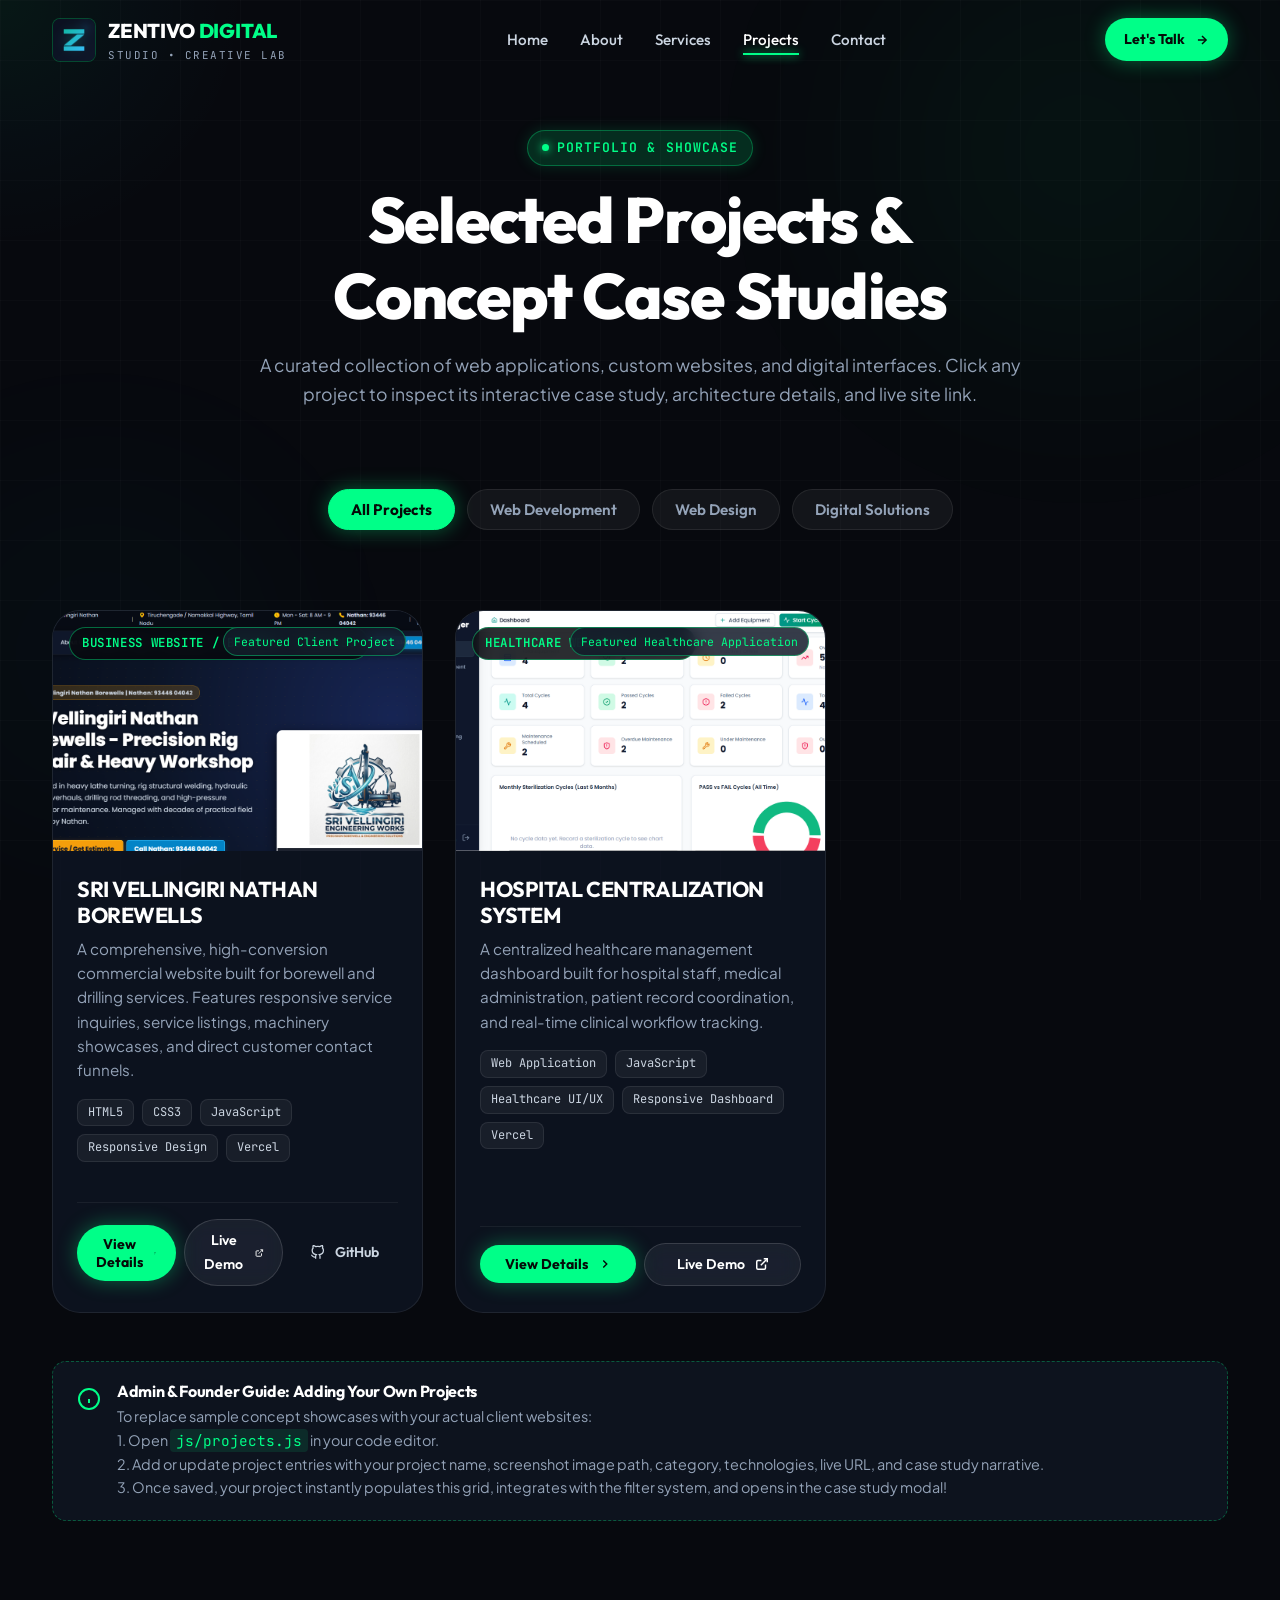
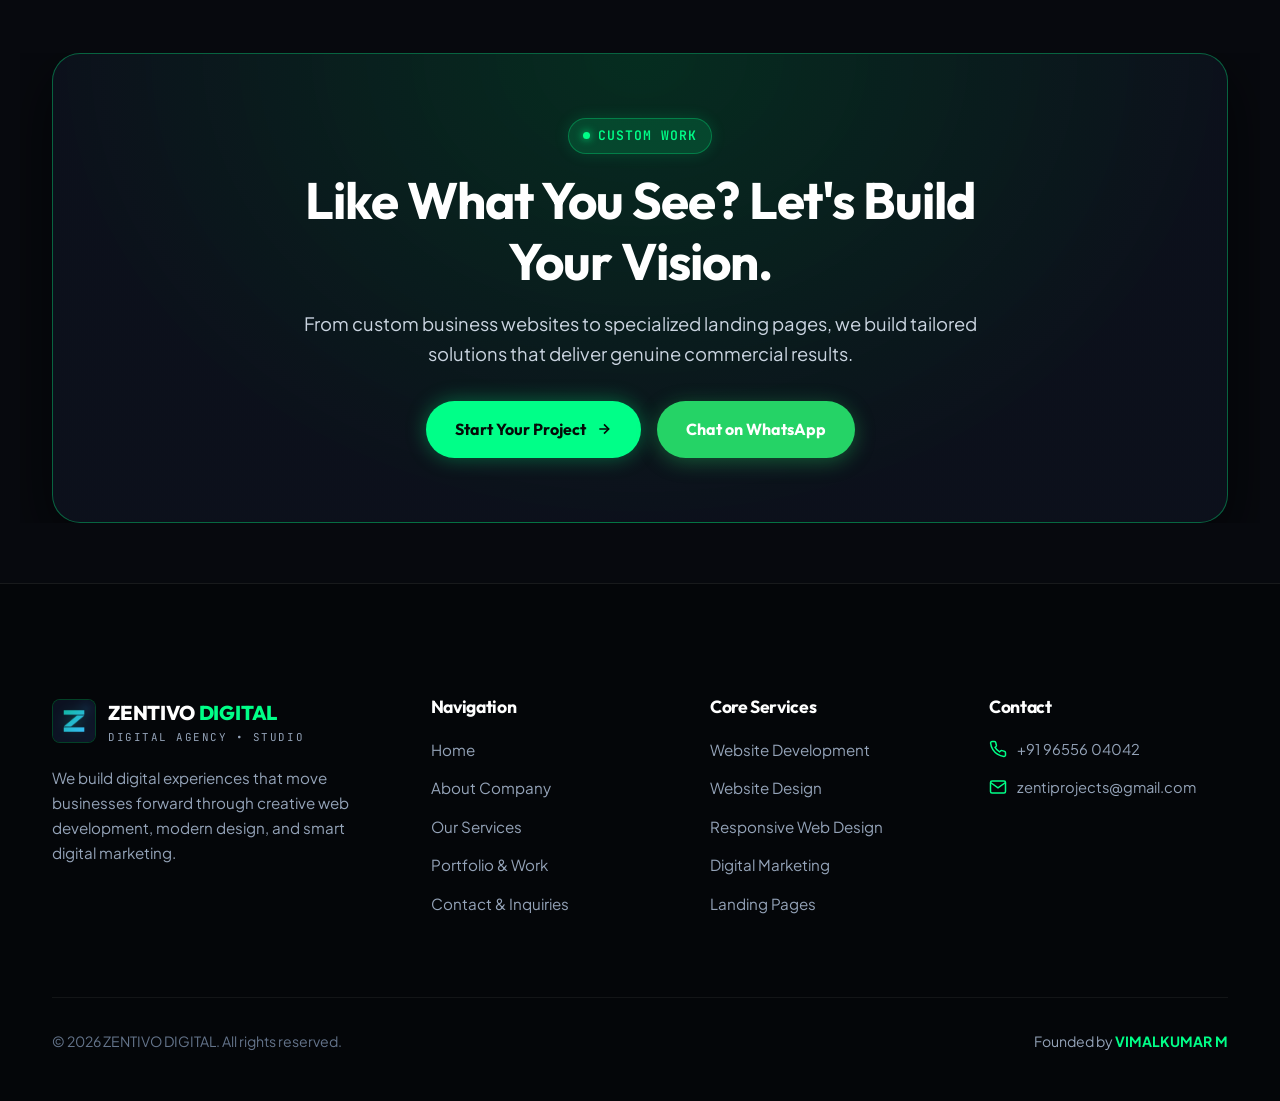
<file: zentivo-digital/projects.html>
<!DOCTYPE html>
<html lang="en">
<head>
  <meta charset="UTF-8">
  <meta name="viewport" content="width=device-width, initial-scale=1.0">
  <meta http-equiv="X-UA-Compatible" content="IE=edge">

  <title>Projects &amp; Portfolio — ZENTIVO DIGITAL</title>
  <meta name="title" content="Projects &amp; Portfolio — ZENTIVO DIGITAL">
  <meta name="description" content="Explore selected client concept showcases and web design case studies crafted by Zentivo Digital. High performance, modern aesthetics, and clean code.">
  <meta name="keywords" content="Zentivo Digital Portfolio, Web Development Projects, UI UX Design Showcases, Case Studies, Frontend Projects, Vimalkumar M">
  <meta name="author" content="ZENTIVO DIGITAL / VIMALKUMAR M">
  <meta name="robots" content="index, follow">

  <!-- Favicon -->
  <link rel="icon" type="image/png" href="assets/logo/zentivo-logo.png">
  <link rel="shortcut icon" href="favicon.ico">

  <!-- Google Fonts Preconnect -->
  <link rel="preconnect" href="https://fonts.googleapis.com">
  <link rel="preconnect" href="https://fonts.gstatic.com" crossorigin>
  <link href="https://fonts.googleapis.com/css2?family=JetBrains+Mono:wght@400;500;600;700&family=Outfit:wght@400;500;600;700;800;900&family=Plus+Jakarta+Sans:wght@300;400;500;600;700;800&display=swap" rel="stylesheet">

  <!-- Stylesheets -->
  <link rel="stylesheet" href="css/style.css">
  <link rel="stylesheet" href="css/animations.css">
  <link rel="stylesheet" href="css/responsive.css">
</head>
<body>

  <!-- Top Scroll Progress Indicator -->
  <div class="scroll-progress-bar" aria-hidden="true"></div>

  <!-- Ambient Lights & Cursor Spotlight -->
  <div class="cursor-spotlight" aria-hidden="true"></div>
  <div class="bg-ambient-lights" aria-hidden="true">
    <div class="ambient-orb ambient-orb-1"></div>
    <div class="ambient-orb ambient-orb-2"></div>
    <div class="bg-grid-mesh"></div>
  </div>

  <!-- Header -->
  <header class="site-header" id="siteHeader">
    <div class="container header-container">
      <a href="index.html" class="brand-link" aria-label="Zentivo Digital Homepage">
        <div class="brand-logo-wrap">
          <img src="assets/logo/zentivo-logo.png" alt="Zentivo Digital Logo" class="brand-logo-img" width="44" height="44">
        </div>
        <div class="brand-title-group">
          <span class="brand-title">ZENTIVO <span class="brand-title-accent">DIGITAL</span></span>
          <span class="brand-tagline">STUDIO &bull; CREATIVE LAB</span>
        </div>
      </a>

      <nav class="desktop-nav" aria-label="Main Navigation">
        <ul class="nav-list">
          <li><a href="index.html" class="nav-link">Home</a></li>
          <li><a href="about.html" class="nav-link">About</a></li>
          <li><a href="services.html" class="nav-link">Services</a></li>
          <li><a href="projects.html" class="nav-link active">Projects</a></li>
          <li><a href="contact.html" class="nav-link">Contact</a></li>
        </ul>
      </nav>

      <div class="header-cta-group">
        <a href="contact.html" class="btn btn-primary btn-sm">
          <span>Let's Talk</span>
          <svg width="14" height="14" viewBox="0 0 24 24" fill="none" stroke="currentColor" stroke-width="2.5"><line x1="5" y1="12" x2="19" y2="12"></line><polyline points="12 5 19 12 12 19"></polyline></svg>
        </a>
        <button type="button" class="hamburger-btn" id="hamburgerBtn" aria-label="Toggle navigation menu" aria-expanded="false">
          <span class="hamburger-line"></span>
          <span class="hamburger-line"></span>
          <span class="hamburger-line"></span>
        </button>
      </div>
    </div>
  </header>

  <!-- Mobile Drawer -->
  <div class="mobile-nav-drawer" id="mobileNavDrawer" role="dialog" aria-modal="true">
    <div>
      <div style="display: flex; align-items: center; gap: 12px; margin-bottom: 32px;">
        <img src="assets/logo/zentivo-logo.png" alt="Zentivo Logo" width="36" height="36" style="border-radius: 6px;">
        <span style="font-family: var(--font-heading); font-size: 1.2rem; font-weight: 800; color: #fff;">ZENTIVO <span style="color: var(--accent-lime);">DIGITAL</span></span>
      </div>
      <ul class="mobile-nav-list">
        <li><a href="index.html" class="mobile-nav-link">Home <span>&rarr;</span></a></li>
        <li><a href="about.html" class="mobile-nav-link">About <span>&rarr;</span></a></li>
        <li><a href="services.html" class="mobile-nav-link">Services <span>&rarr;</span></a></li>
        <li><a href="projects.html" class="mobile-nav-link active">Projects <span>&rarr;</span></a></li>
        <li><a href="contact.html" class="mobile-nav-link">Contact <span>&rarr;</span></a></li>
      </ul>
    </div>
    <div class="mobile-nav-footer">
      <a href="contact.html" class="btn btn-primary" style="width: 100%;">Let's Talk</a>
      <p style="font-size: 0.8rem; color: var(--text-dark); text-align: center;">Founded by VIMALKUMAR M</p>
    </div>
  </div>
  <div class="mobile-backdrop" id="mobileBackdrop"></div>

  <!-- Main Content -->
  <main>
    <section class="section-spacing" style="padding-top: calc(var(--header-height) + 50px); padding-bottom: 20px;">
      <div class="container">
        <div class="section-header reveal reveal-up">
          <span class="section-badge">
            <span class="pulse-dot"></span>
            PORTFOLIO &amp; SHOWCASE
          </span>
          <h1 class="section-title">Selected Projects &amp; Concept Case Studies</h1>
          <p class="section-desc">
            A curated collection of web applications, custom websites, and digital interfaces. Click any project to inspect its interactive case study, architecture details, and live site link.
          </p>
        </div>

        <!-- Category Filters -->
        <div class="portfolio-controls reveal reveal-up">
          <button type="button" class="filter-btn active" data-filter="All">All Projects</button>
          <button type="button" class="filter-btn" data-filter="Web Development">Web Development</button>
          <button type="button" class="filter-btn" data-filter="Web Design">Web Design</button>
          <button type="button" class="filter-btn" data-filter="Digital Solutions">Digital Solutions</button>
        </div>

        <!-- Dynamic Projects Grid Container -->
        <div class="projects-grid" id="projectsGrid">
          <!-- Populated from js/projects.js -->
        </div>

        <!-- Editor Instructions Box -->
        <div class="portfolio-editor-notice reveal reveal-up" style="margin-top: 48px;">
          <div class="editor-notice-icon">
            <svg width="24" height="24" viewBox="0 0 24 24" fill="none" stroke="currentColor" stroke-width="2"><circle cx="12" cy="12" r="10"></circle><line x1="12" y1="16" x2="12" y2="12"></line><line x1="12" y1="8" x2="12.01" y2="8"></line></svg>
          </div>
          <div class="editor-notice-text">
            <h5>Admin &amp; Founder Guide: Adding Your Own Projects</h5>
            <p>
              To replace sample concept showcases with your actual client websites:
              <br>1. Open <code>js/projects.js</code> in your code editor.
              <br>2. Add or update project entries with your project name, screenshot image path, category, technologies, live URL, and case study narrative.
              <br>3. Once saved, your project instantly populates this grid, integrates with the filter system, and opens in the case study modal!
            </p>
          </div>
        </div>
      </div>
    </section>

    <!-- CTA Section -->
    <section class="container cta-banner-section reveal reveal-scale" style="margin-bottom: 60px;">
      <div class="cta-banner-card">
        <div class="cta-banner-content">
          <span class="section-badge">
            <span class="pulse-dot"></span>
            CUSTOM WORK
          </span>
          <h2>Like What You See? Let's Build Your Vision.</h2>
          <p>
            From custom business websites to specialized landing pages, we build tailored solutions that deliver genuine commercial results.
          </p>
          <div style="display: flex; gap: 16px; justify-content: center; flex-wrap: wrap;">
            <a href="contact.html" class="btn btn-primary">
              <span>Start Your Project</span>
              <svg width="16" height="16" viewBox="0 0 24 24" fill="none" stroke="currentColor" stroke-width="2.5"><line x1="5" y1="12" x2="19" y2="12"></line><polyline points="12 5 19 12 12 19"></polyline></svg>
            </a>
            <a href="https://wa.me/9196556 04042?text=Hello%20Zentivo%20Digital!%20I%20am%20interested%20in%20discussing%20a%20project%20based%20on%20your%20portfolio." target="_blank" rel="noopener noreferrer" class="btn btn-whatsapp">
              <span>Chat on WhatsApp</span>
            </a>
          </div>
        </div>
      </div>
    </section>
  </main>

  <!-- Footer -->
  <footer class="site-footer">
    <div class="container">
      <div class="footer-top-grid">
        <div class="footer-brand-col">
          <a href="index.html" class="brand-link">
            <div class="brand-logo-wrap">
              <img src="assets/logo/zentivo-logo.png" alt="Zentivo Digital Logo" class="brand-logo-img" width="44" height="44">
            </div>
            <div class="brand-title-group">
              <span class="brand-title">ZENTIVO <span class="brand-title-accent">DIGITAL</span></span>
              <span class="brand-tagline">DIGITAL AGENCY &bull; STUDIO</span>
            </div>
          </a>
          <p class="footer-desc">
            We build digital experiences that move businesses forward through creative web development, modern design, and smart digital marketing.
          </p>
        </div>

        <div class="footer-col">
          <h5>Navigation</h5>
          <ul class="footer-links-list">
            <li><a href="index.html" class="footer-link">Home</a></li>
            <li><a href="about.html" class="footer-link">About Company</a></li>
            <li><a href="services.html" class="footer-link">Our Services</a></li>
            <li><a href="projects.html" class="footer-link">Portfolio &amp; Work</a></li>
            <li><a href="contact.html" class="footer-link">Contact &amp; Inquiries</a></li>
          </ul>
        </div>

        <div class="footer-col">
          <h5>Core Services</h5>
          <ul class="footer-links-list">
            <li><a href="services.html" class="footer-link">Website Development</a></li>
            <li><a href="services.html" class="footer-link">Website Design</a></li>
            <li><a href="services.html" class="footer-link">Responsive Web Design</a></li>
            <li><a href="services.html" class="footer-link">Digital Marketing</a></li>
            <li><a href="services.html" class="footer-link">Landing Pages</a></li>
          </ul>
        </div>

        <div class="footer-col">
          <h5>Contact</h5>
          <div class="footer-contact-info">
            <div class="footer-contact-item">
              <svg width="18" height="18" viewBox="0 0 24 24" fill="none" stroke="currentColor" stroke-width="2"><path d="M22 16.92v3a2 2 0 0 1-2.18 2 19.79 19.79 0 0 1-8.63-3.07 19.5 19.5 0 0 1-6-6 19.79 19.79 0 0 1-3.07-8.67A2 2 0 0 1 4.11 2h3a2 2 0 0 1 2 1.72 12.84 12.84 0 0 0 .7 2.81 2 2 0 0 1-.45 2.11L8.09 9.91a16 16 0 0 0 6 6l1.27-1.27a2 2 0 0 1 2.11-.45 12.84 12.84 0 0 0 2.81.7A2 2 0 0 1 22 16.92z"></path></svg>
              <span>+91 96556 04042</span>
            </div>
            <div class="footer-contact-item">
              <svg width="18" height="18" viewBox="0 0 24 24" fill="none" stroke="currentColor" stroke-width="2"><path d="M4 4h16c1.1 0 2 .9 2 2v12c0 1.1-.9 2-2 2H4c-1.1 0-2-.9-2-2V6c0-1.1.9-2 2-2z"></path><polyline points="22,6 12,13 2,6"></polyline></svg>
              <a href="mailto:zentiprojects@gmail.com" style="color: inherit;">zentiprojects@gmail.com</a>
            </div>
          </div>
        </div>
      </div>

      <div class="footer-bottom">
        <div>&copy; 2026 ZENTIVO DIGITAL. All rights reserved.</div>
        <div class="footer-founder-badge">Founded by <strong>VIMALKUMAR M</strong></div>
      </div>
    </div>
  </footer>

  <button type="button" class="back-to-top-btn" aria-label="Back to top">
    <svg width="20" height="20" viewBox="0 0 24 24" fill="none" stroke="currentColor" stroke-width="2.5"><line x1="12" y1="19" x2="12" y2="5"></line><polyline points="5 12 12 5 19 12"></polyline></svg>
  </button>

  <!-- Interactive Case Study Modal Container -->
  <div class="case-study-modal" id="caseStudyModal"></div>

  <!-- JavaScript Modules -->
  <script src="js/projects.js"></script>
  <script src="js/animations.js"></script>
  <script src="js/main.js"></script>
</body>
</html>
</file>
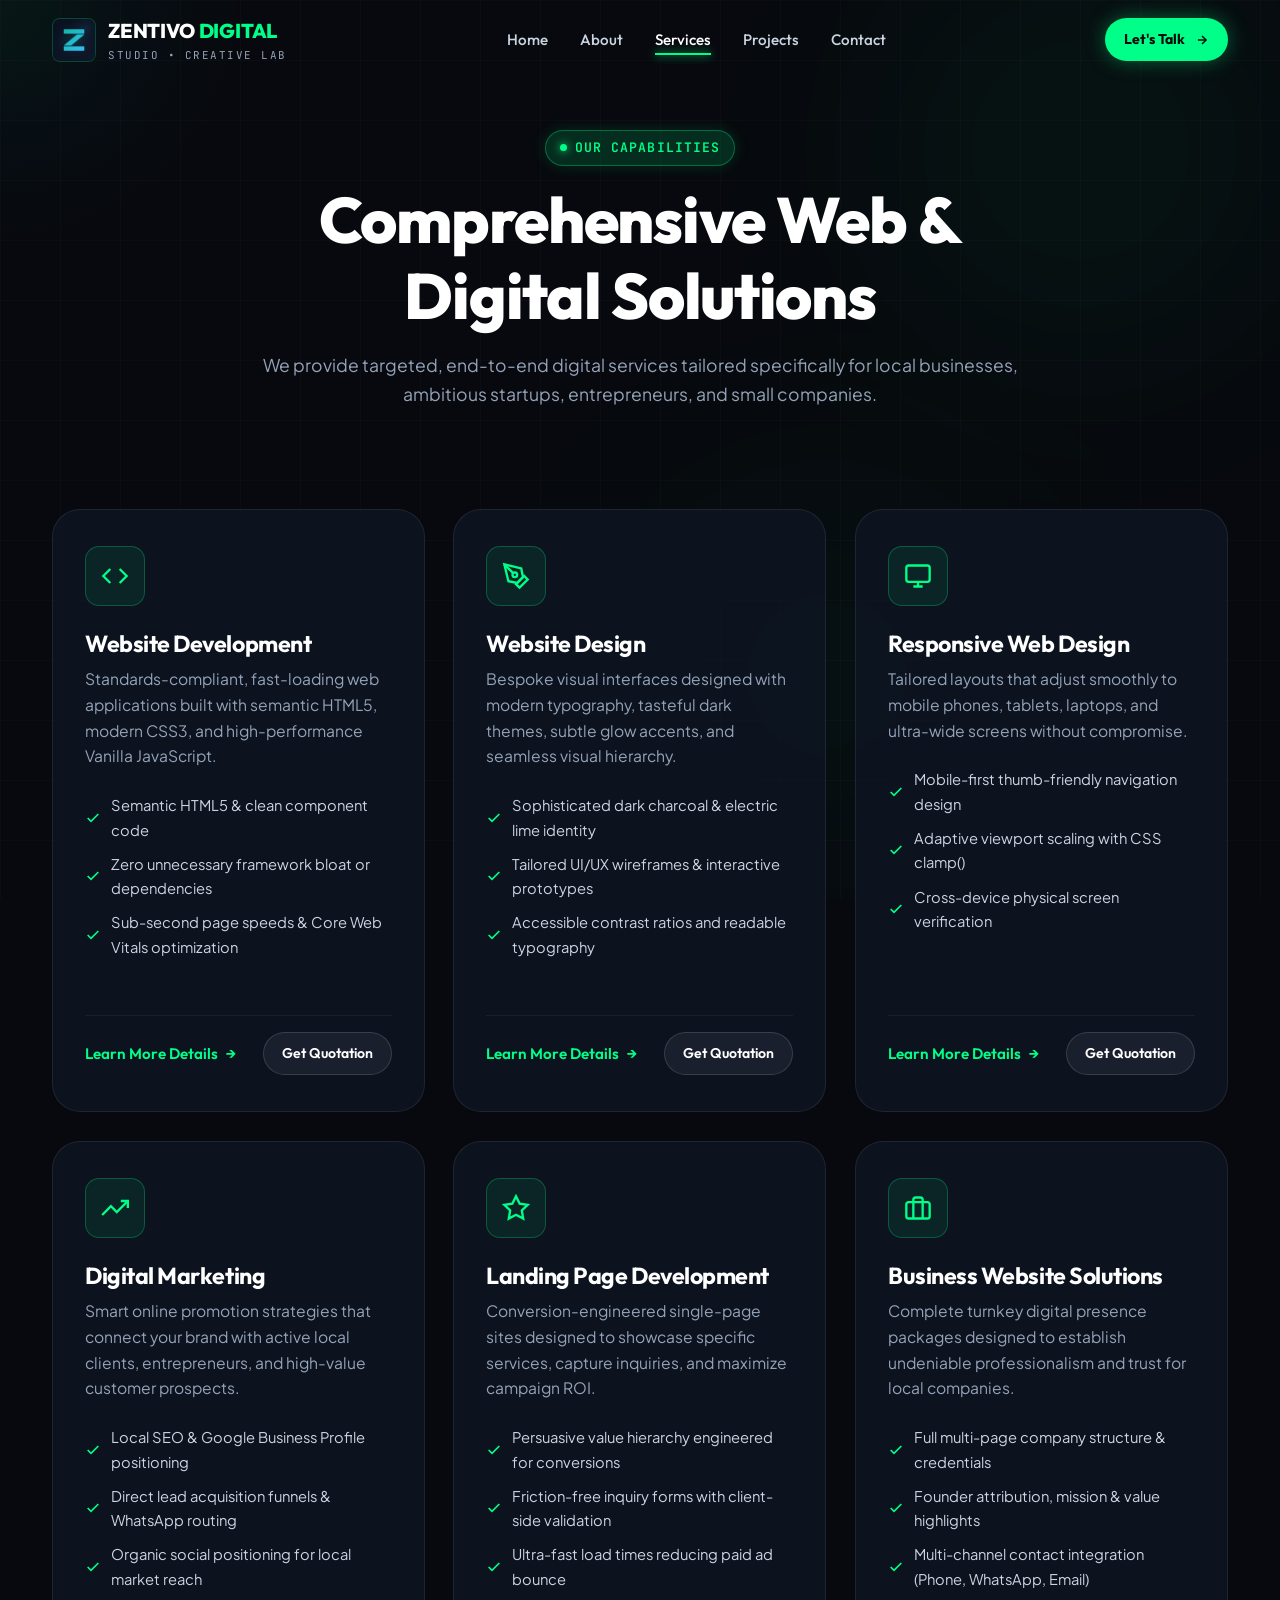
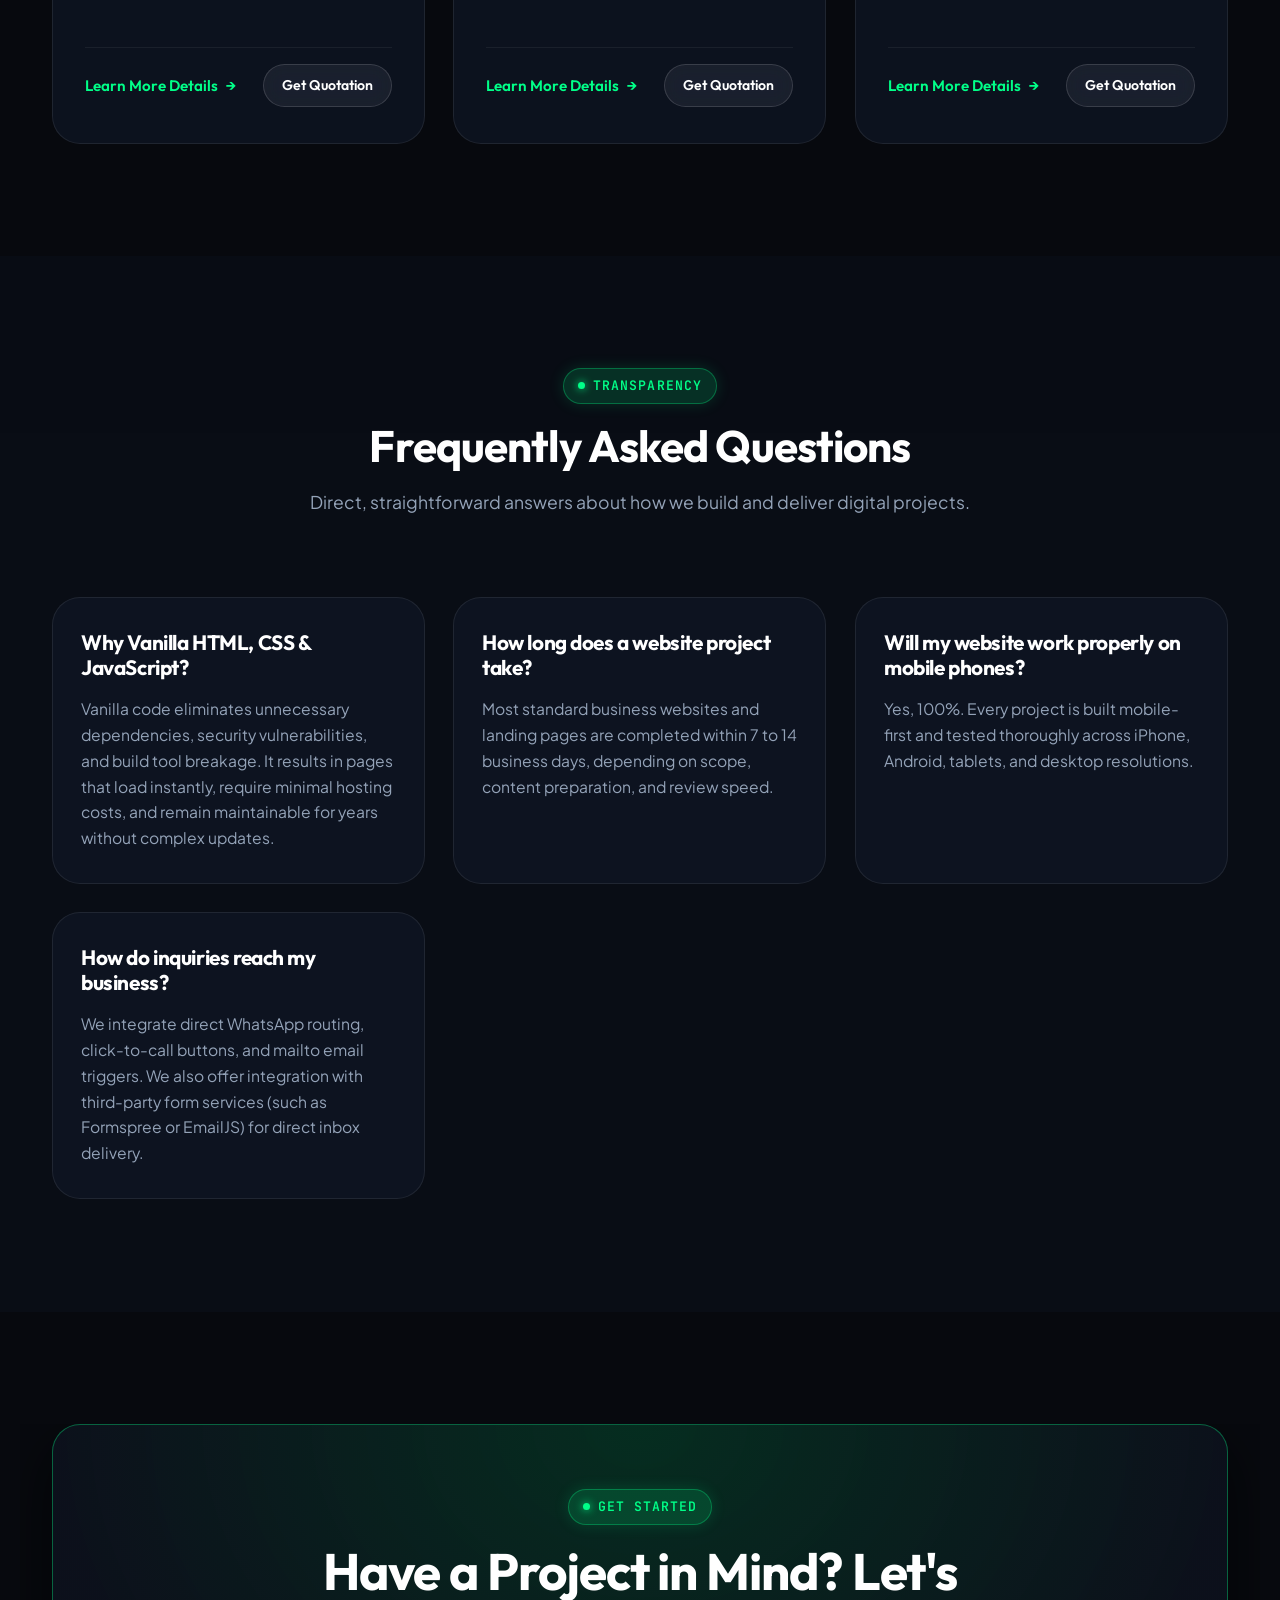
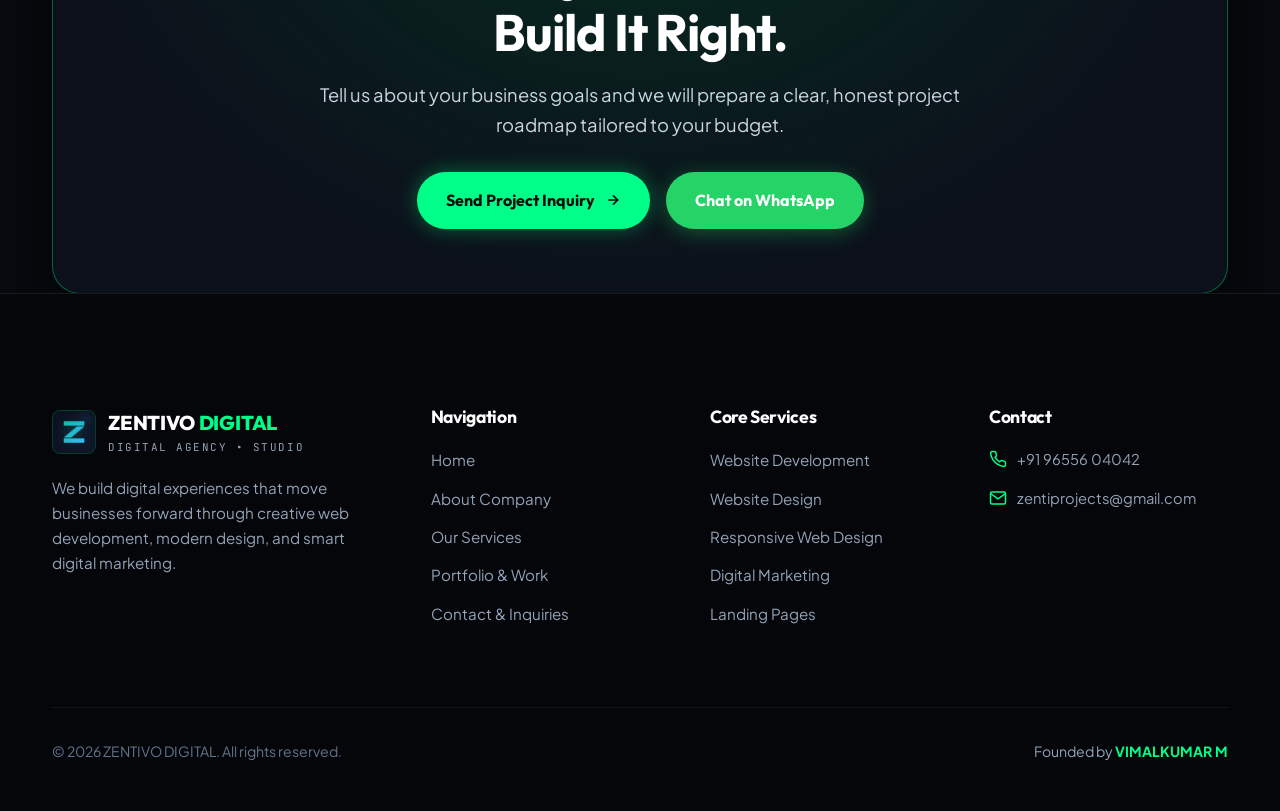
<file: zentivo-digital/services.html>
<!DOCTYPE html>
<html lang="en">
<head>
  <meta charset="UTF-8">
  <meta name="viewport" content="width=device-width, initial-scale=1.0">
  <meta http-equiv="X-UA-Compatible" content="IE=edge">

  <title>Services — ZENTIVO DIGITAL | Modern Web &amp; Digital Solutions</title>
  <meta name="title" content="Services — ZENTIVO DIGITAL | Modern Web &amp; Digital Solutions">
  <meta name="description" content="Explore Zentivo Digital's core services: Website Development, Website Design, Responsive Web Design, Digital Marketing, Landing Page Development, and Business Website Solutions.">
  <meta name="keywords" content="Website Development, Website Design, Responsive Web Design, Digital Marketing, Landing Page Development, Business Website Solutions, Zentivo Digital Services, Vimalkumar M">
  <meta name="author" content="ZENTIVO DIGITAL / VIMALKUMAR M">
  <meta name="robots" content="index, follow">

  <!-- Favicon -->
  <link rel="icon" type="image/png" href="assets/logo/zentivo-logo.png">
  <link rel="shortcut icon" href="favicon.ico">

  <!-- Google Fonts Preconnect -->
  <link rel="preconnect" href="https://fonts.googleapis.com">
  <link rel="preconnect" href="https://fonts.gstatic.com" crossorigin>
  <link href="https://fonts.googleapis.com/css2?family=JetBrains+Mono:wght@400;500;600;700&family=Outfit:wght@400;500;600;700;800;900&family=Plus+Jakarta+Sans:wght@300;400;500;600;700;800&display=swap" rel="stylesheet">

  <!-- Stylesheets -->
  <link rel="stylesheet" href="css/style.css">
  <link rel="stylesheet" href="css/animations.css">
  <link rel="stylesheet" href="css/responsive.css">
</head>
<body>

  <!-- Top Scroll Progress Indicator -->
  <div class="scroll-progress-bar" aria-hidden="true"></div>

  <!-- Ambient Lights & Cursor Spotlight -->
  <div class="cursor-spotlight" aria-hidden="true"></div>
  <div class="bg-ambient-lights" aria-hidden="true">
    <div class="ambient-orb ambient-orb-1"></div>
    <div class="ambient-orb ambient-orb-3"></div>
    <div class="bg-grid-mesh"></div>
  </div>

  <!-- Header -->
  <header class="site-header" id="siteHeader">
    <div class="container header-container">
      <a href="index.html" class="brand-link" aria-label="Zentivo Digital Homepage">
        <div class="brand-logo-wrap">
          <img src="assets/logo/zentivo-logo.png" alt="Zentivo Digital Logo" class="brand-logo-img" width="44" height="44">
        </div>
        <div class="brand-title-group">
          <span class="brand-title">ZENTIVO <span class="brand-title-accent">DIGITAL</span></span>
          <span class="brand-tagline">STUDIO &bull; CREATIVE LAB</span>
        </div>
      </a>

      <nav class="desktop-nav" aria-label="Main Navigation">
        <ul class="nav-list">
          <li><a href="index.html" class="nav-link">Home</a></li>
          <li><a href="about.html" class="nav-link">About</a></li>
          <li><a href="services.html" class="nav-link active">Services</a></li>
          <li><a href="projects.html" class="nav-link">Projects</a></li>
          <li><a href="contact.html" class="nav-link">Contact</a></li>
        </ul>
      </nav>

      <div class="header-cta-group">
        <a href="contact.html" class="btn btn-primary btn-sm">
          <span>Let's Talk</span>
          <svg width="14" height="14" viewBox="0 0 24 24" fill="none" stroke="currentColor" stroke-width="2.5"><line x1="5" y1="12" x2="19" y2="12"></line><polyline points="12 5 19 12 12 19"></polyline></svg>
        </a>
        <button type="button" class="hamburger-btn" id="hamburgerBtn" aria-label="Toggle navigation menu" aria-expanded="false">
          <span class="hamburger-line"></span>
          <span class="hamburger-line"></span>
          <span class="hamburger-line"></span>
        </button>
      </div>
    </div>
  </header>

  <!-- Mobile Drawer -->
  <div class="mobile-nav-drawer" id="mobileNavDrawer" role="dialog" aria-modal="true">
    <div>
      <div style="display: flex; align-items: center; gap: 12px; margin-bottom: 32px;">
        <img src="assets/logo/zentivo-logo.png" alt="Zentivo Logo" width="36" height="36" style="border-radius: 6px;">
        <span style="font-family: var(--font-heading); font-size: 1.2rem; font-weight: 800; color: #fff;">ZENTIVO <span style="color: var(--accent-lime);">DIGITAL</span></span>
      </div>
      <ul class="mobile-nav-list">
        <li><a href="index.html" class="mobile-nav-link">Home <span>&rarr;</span></a></li>
        <li><a href="about.html" class="mobile-nav-link">About <span>&rarr;</span></a></li>
        <li><a href="services.html" class="mobile-nav-link active">Services <span>&rarr;</span></a></li>
        <li><a href="projects.html" class="mobile-nav-link">Projects <span>&rarr;</span></a></li>
        <li><a href="contact.html" class="mobile-nav-link">Contact <span>&rarr;</span></a></li>
      </ul>
    </div>
    <div class="mobile-nav-footer">
      <a href="contact.html" class="btn btn-primary" style="width: 100%;">Let's Talk</a>
      <p style="font-size: 0.8rem; color: var(--text-dark); text-align: center;">Founded by VIMALKUMAR M</p>
    </div>
  </div>
  <div class="mobile-backdrop" id="mobileBackdrop"></div>

  <!-- Page Header -->
  <main>
    <section class="section-spacing" style="padding-top: calc(var(--header-height) + 50px); padding-bottom: 20px;">
      <div class="container">
        <div class="section-header reveal reveal-up">
          <span class="section-badge">
            <span class="pulse-dot"></span>
            OUR CAPABILITIES
          </span>
          <h1 class="section-title">Comprehensive Web &amp; Digital Solutions</h1>
          <p class="section-desc">
            We provide targeted, end-to-end digital services tailored specifically for local businesses, ambitious startups, entrepreneurs, and small companies.
          </p>
        </div>
      </div>
    </section>

    <!-- Services Grid -->
    <section class="section-spacing" style="padding-top: 0;">
      <div class="container">
        <div class="services-grid">
          <!-- 1. Website Development -->
          <article class="service-card reveal reveal-up stagger-1">
            <div class="service-card-top">
              <div class="service-icon-box">
                <svg width="28" height="28" viewBox="0 0 24 24" fill="none" stroke="currentColor" stroke-width="2"><polyline points="16 18 22 12 16 6"></polyline><polyline points="8 6 2 12 8 18"></polyline></svg>
              </div>
              <h3>Website Development</h3>
              <p>Standards-compliant, fast-loading web applications built with semantic HTML5, modern CSS3, and high-performance Vanilla JavaScript.</p>
              <ul class="service-features-list">
                <li class="service-feature-item">
                  <svg width="16" height="16" viewBox="0 0 24 24" fill="none" stroke="currentColor" stroke-width="2.5"><polyline points="20 6 9 17 4 12"></polyline></svg>
                  <span>Semantic HTML5 & clean component code</span>
                </li>
                <li class="service-feature-item">
                  <svg width="16" height="16" viewBox="0 0 24 24" fill="none" stroke="currentColor" stroke-width="2.5"><polyline points="20 6 9 17 4 12"></polyline></svg>
                  <span>Zero unnecessary framework bloat or dependencies</span>
                </li>
                <li class="service-feature-item">
                  <svg width="16" height="16" viewBox="0 0 24 24" fill="none" stroke="currentColor" stroke-width="2.5"><polyline points="20 6 9 17 4 12"></polyline></svg>
                  <span>Sub-second page speeds & Core Web Vitals optimization</span>
                </li>
              </ul>
            </div>
            <div class="service-card-footer">
              <button type="button" class="service-learn-more-btn" onclick="openServiceModal('web-development')">
                <span>Learn More Details</span>
                <span>&rarr;</span>
              </button>
              <a href="contact.html?service=Website%20Development" class="btn btn-secondary btn-sm">Get Quotation</a>
            </div>
          </article>

          <!-- 2. Website Design -->
          <article class="service-card reveal reveal-up stagger-2">
            <div class="service-card-top">
              <div class="service-icon-box">
                <svg width="28" height="28" viewBox="0 0 24 24" fill="none" stroke="currentColor" stroke-width="2"><path d="M12 19l7-7 3 3-7 7-3-3z"></path><path d="M18 13l-1.5-7.5L2 2l3.5 14.5L13 18l5-5z"></path><path d="M2 2l7.586 7.586"></path><circle cx="11" cy="11" r="2"></circle></svg>
              </div>
              <h3>Website Design</h3>
              <p>Bespoke visual interfaces designed with modern typography, tasteful dark themes, subtle glow accents, and seamless visual hierarchy.</p>
              <ul class="service-features-list">
                <li class="service-feature-item">
                  <svg width="16" height="16" viewBox="0 0 24 24" fill="none" stroke="currentColor" stroke-width="2.5"><polyline points="20 6 9 17 4 12"></polyline></svg>
                  <span>Sophisticated dark charcoal & electric lime identity</span>
                </li>
                <li class="service-feature-item">
                  <svg width="16" height="16" viewBox="0 0 24 24" fill="none" stroke="currentColor" stroke-width="2.5"><polyline points="20 6 9 17 4 12"></polyline></svg>
                  <span>Tailored UI/UX wireframes & interactive prototypes</span>
                </li>
                <li class="service-feature-item">
                  <svg width="16" height="16" viewBox="0 0 24 24" fill="none" stroke="currentColor" stroke-width="2.5"><polyline points="20 6 9 17 4 12"></polyline></svg>
                  <span>Accessible contrast ratios and readable typography</span>
                </li>
              </ul>
            </div>
            <div class="service-card-footer">
              <button type="button" class="service-learn-more-btn" onclick="openServiceModal('web-design')">
                <span>Learn More Details</span>
                <span>&rarr;</span>
              </button>
              <a href="contact.html?service=Website%20Design" class="btn btn-secondary btn-sm">Get Quotation</a>
            </div>
          </article>

          <!-- 3. Responsive Web Design -->
          <article class="service-card reveal reveal-up stagger-3">
            <div class="service-card-top">
              <div class="service-icon-box">
                <svg width="28" height="28" viewBox="0 0 24 24" fill="none" stroke="currentColor" stroke-width="2"><rect x="2" y="3" width="20" height="14" rx="2" ry="2"></rect><line x1="8" y1="21" x2="16" y2="21"></line><line x1="12" y1="17" x2="12" y2="21"></line></svg>
              </div>
              <h3>Responsive Web Design</h3>
              <p>Tailored layouts that adjust smoothly to mobile phones, tablets, laptops, and ultra-wide screens without compromise.</p>
              <ul class="service-features-list">
                <li class="service-feature-item">
                  <svg width="16" height="16" viewBox="0 0 24 24" fill="none" stroke="currentColor" stroke-width="2.5"><polyline points="20 6 9 17 4 12"></polyline></svg>
                  <span>Mobile-first thumb-friendly navigation design</span>
                </li>
                <li class="service-feature-item">
                  <svg width="16" height="16" viewBox="0 0 24 24" fill="none" stroke="currentColor" stroke-width="2.5"><polyline points="20 6 9 17 4 12"></polyline></svg>
                  <span>Adaptive viewport scaling with CSS clamp()</span>
                </li>
                <li class="service-feature-item">
                  <svg width="16" height="16" viewBox="0 0 24 24" fill="none" stroke="currentColor" stroke-width="2.5"><polyline points="20 6 9 17 4 12"></polyline></svg>
                  <span>Cross-device physical screen verification</span>
                </li>
              </ul>
            </div>
            <div class="service-card-footer">
              <button type="button" class="service-learn-more-btn" onclick="openServiceModal('responsive-design')">
                <span>Learn More Details</span>
                <span>&rarr;</span>
              </button>
              <a href="contact.html?service=Responsive%20Web%20Design" class="btn btn-secondary btn-sm">Get Quotation</a>
            </div>
          </article>

          <!-- 4. Digital Marketing -->
          <article class="service-card reveal reveal-up stagger-4">
            <div class="service-card-top">
              <div class="service-icon-box">
                <svg width="28" height="28" viewBox="0 0 24 24" fill="none" stroke="currentColor" stroke-width="2"><path d="M23 6l-9.5 9.5-5-5L1 18"></path><polyline points="17 6 23 6 23 12"></polyline></svg>
              </div>
              <h3>Digital Marketing</h3>
              <p>Smart online promotion strategies that connect your brand with active local clients, entrepreneurs, and high-value customer prospects.</p>
              <ul class="service-features-list">
                <li class="service-feature-item">
                  <svg width="16" height="16" viewBox="0 0 24 24" fill="none" stroke="currentColor" stroke-width="2.5"><polyline points="20 6 9 17 4 12"></polyline></svg>
                  <span>Local SEO & Google Business Profile positioning</span>
                </li>
                <li class="service-feature-item">
                  <svg width="16" height="16" viewBox="0 0 24 24" fill="none" stroke="currentColor" stroke-width="2.5"><polyline points="20 6 9 17 4 12"></polyline></svg>
                  <span>Direct lead acquisition funnels & WhatsApp routing</span>
                </li>
                <li class="service-feature-item">
                  <svg width="16" height="16" viewBox="0 0 24 24" fill="none" stroke="currentColor" stroke-width="2.5"><polyline points="20 6 9 17 4 12"></polyline></svg>
                  <span>Organic social positioning for local market reach</span>
                </li>
              </ul>
            </div>
            <div class="service-card-footer">
              <button type="button" class="service-learn-more-btn" onclick="openServiceModal('digital-marketing')">
                <span>Learn More Details</span>
                <span>&rarr;</span>
              </button>
              <a href="contact.html?service=Digital%20Marketing" class="btn btn-secondary btn-sm">Get Quotation</a>
            </div>
          </article>

          <!-- 5. Landing Page Development -->
          <article class="service-card reveal reveal-up stagger-5">
            <div class="service-card-top">
              <div class="service-icon-box">
                <svg width="28" height="28" viewBox="0 0 24 24" fill="none" stroke="currentColor" stroke-width="2"><polygon points="12 2 15.09 8.26 22 9.27 17 14.14 18.18 21.02 12 17.77 5.82 21.02 7 14.14 2 9.27 8.91 8.26 12 2"></polygon></svg>
              </div>
              <h3>Landing Page Development</h3>
              <p>Conversion-engineered single-page sites designed to showcase specific services, capture inquiries, and maximize campaign ROI.</p>
              <ul class="service-features-list">
                <li class="service-feature-item">
                  <svg width="16" height="16" viewBox="0 0 24 24" fill="none" stroke="currentColor" stroke-width="2.5"><polyline points="20 6 9 17 4 12"></polyline></svg>
                  <span>Persuasive value hierarchy engineered for conversions</span>
                </li>
                <li class="service-feature-item">
                  <svg width="16" height="16" viewBox="0 0 24 24" fill="none" stroke="currentColor" stroke-width="2.5"><polyline points="20 6 9 17 4 12"></polyline></svg>
                  <span>Friction-free inquiry forms with client-side validation</span>
                </li>
                <li class="service-feature-item">
                  <svg width="16" height="16" viewBox="0 0 24 24" fill="none" stroke="currentColor" stroke-width="2.5"><polyline points="20 6 9 17 4 12"></polyline></svg>
                  <span>Ultra-fast load times reducing paid ad bounce</span>
                </li>
              </ul>
            </div>
            <div class="service-card-footer">
              <button type="button" class="service-learn-more-btn" onclick="openServiceModal('landing-pages')">
                <span>Learn More Details</span>
                <span>&rarr;</span>
              </button>
              <a href="contact.html?service=Landing%20Page%20Development" class="btn btn-secondary btn-sm">Get Quotation</a>
            </div>
          </article>

          <!-- 6. Business Website Solutions -->
          <article class="service-card reveal reveal-up stagger-6">
            <div class="service-card-top">
              <div class="service-icon-box">
                <svg width="28" height="28" viewBox="0 0 24 24" fill="none" stroke="currentColor" stroke-width="2"><rect x="2" y="7" width="20" height="14" rx="2" ry="2"></rect><path d="M16 21V5a2 2 0 0 0-2-2h-4a2 2 0 0 0-2 2v16"></path></svg>
              </div>
              <h3>Business Website Solutions</h3>
              <p>Complete turnkey digital presence packages designed to establish undeniable professionalism and trust for local companies.</p>
              <ul class="service-features-list">
                <li class="service-feature-item">
                  <svg width="16" height="16" viewBox="0 0 24 24" fill="none" stroke="currentColor" stroke-width="2.5"><polyline points="20 6 9 17 4 12"></polyline></svg>
                  <span>Full multi-page company structure & credentials</span>
                </li>
                <li class="service-feature-item">
                  <svg width="16" height="16" viewBox="0 0 24 24" fill="none" stroke="currentColor" stroke-width="2.5"><polyline points="20 6 9 17 4 12"></polyline></svg>
                  <span>Founder attribution, mission & value highlights</span>
                </li>
                <li class="service-feature-item">
                  <svg width="16" height="16" viewBox="0 0 24 24" fill="none" stroke="currentColor" stroke-width="2.5"><polyline points="20 6 9 17 4 12"></polyline></svg>
                  <span>Multi-channel contact integration (Phone, WhatsApp, Email)</span>
                </li>
              </ul>
            </div>
            <div class="service-card-footer">
              <button type="button" class="service-learn-more-btn" onclick="openServiceModal('business-solutions')">
                <span>Learn More Details</span>
                <span>&rarr;</span>
              </button>
              <a href="contact.html?service=Business%20Website%20Solutions" class="btn btn-secondary btn-sm">Get Quotation</a>
            </div>
          </article>
        </div>
      </div>
    </section>

    <!-- FAQ & Service Standards Section -->
    <section class="section-spacing" style="background: rgba(13, 18, 29, 0.45);">
      <div class="container">
        <div class="section-header reveal reveal-up">
          <span class="section-badge">
            <span class="pulse-dot"></span>
            TRANSPARENCY
          </span>
          <h2 class="section-title">Frequently Asked Questions</h2>
          <p class="section-desc">
            Direct, straightforward answers about how we build and deliver digital projects.
          </p>
        </div>

        <div class="why-grid" style="grid-template-columns: repeat(auto-fit, minmax(340px, 1fr));">
          <div class="why-card reveal reveal-up stagger-1">
            <h4>Why Vanilla HTML, CSS &amp; JavaScript?</h4>
            <p>
              Vanilla code eliminates unnecessary dependencies, security vulnerabilities, and build tool breakage. It results in pages that load instantly, require minimal hosting costs, and remain maintainable for years without complex updates.
            </p>
          </div>

          <div class="why-card reveal reveal-up stagger-2">
            <h4>How long does a website project take?</h4>
            <p>
              Most standard business websites and landing pages are completed within 7 to 14 business days, depending on scope, content preparation, and review speed.
            </p>
          </div>

          <div class="why-card reveal reveal-up stagger-3">
            <h4>Will my website work properly on mobile phones?</h4>
            <p>
              Yes, 100%. Every project is built mobile-first and tested thoroughly across iPhone, Android, tablets, and desktop resolutions.
            </p>
          </div>

          <div class="why-card reveal reveal-up stagger-4">
            <h4>How do inquiries reach my business?</h4>
            <p>
              We integrate direct WhatsApp routing, click-to-call buttons, and mailto email triggers. We also offer integration with third-party form services (such as Formspree or EmailJS) for direct inbox delivery.
            </p>
          </div>
        </div>
      </div>
    </section>

    <!-- CTA Section -->
    <section class="container cta-banner-section reveal reveal-scale">
      <div class="cta-banner-card">
        <div class="cta-banner-content">
          <span class="section-badge">
            <span class="pulse-dot"></span>
            GET STARTED
          </span>
          <h2>Have a Project in Mind? Let's Build It Right.</h2>
          <p>
            Tell us about your business goals and we will prepare a clear, honest project roadmap tailored to your budget.
          </p>
          <div style="display: flex; gap: 16px; justify-content: center; flex-wrap: wrap;">
            <a href="contact.html" class="btn btn-primary">
              <span>Send Project Inquiry</span>
              <svg width="16" height="16" viewBox="0 0 24 24" fill="none" stroke="currentColor" stroke-width="2.5"><line x1="5" y1="12" x2="19" y2="12"></line><polyline points="12 5 19 12 12 19"></polyline></svg>
            </a>
            <a href="https://wa.me/9196556 04042?text=Hello%20Zentivo%20Digital!%20I%20have%20questions%20about%20your%20services." target="_blank" rel="noopener noreferrer" class="btn btn-whatsapp">
              <span>Chat on WhatsApp</span>
            </a>
          </div>
        </div>
      </div>
    </section>
  </main>

  <!-- Footer -->
  <footer class="site-footer">
    <div class="container">
      <div class="footer-top-grid">
        <div class="footer-brand-col">
          <a href="index.html" class="brand-link">
            <div class="brand-logo-wrap">
              <img src="assets/logo/zentivo-logo.png" alt="Zentivo Digital Logo" class="brand-logo-img" width="44" height="44">
            </div>
            <div class="brand-title-group">
              <span class="brand-title">ZENTIVO <span class="brand-title-accent">DIGITAL</span></span>
              <span class="brand-tagline">DIGITAL AGENCY &bull; STUDIO</span>
            </div>
          </a>
          <p class="footer-desc">
            We build digital experiences that move businesses forward through creative web development, modern design, and smart digital marketing.
          </p>
        </div>

        <div class="footer-col">
          <h5>Navigation</h5>
          <ul class="footer-links-list">
            <li><a href="index.html" class="footer-link">Home</a></li>
            <li><a href="about.html" class="footer-link">About Company</a></li>
            <li><a href="services.html" class="footer-link">Our Services</a></li>
            <li><a href="projects.html" class="footer-link">Portfolio &amp; Work</a></li>
            <li><a href="contact.html" class="footer-link">Contact &amp; Inquiries</a></li>
          </ul>
        </div>

        <div class="footer-col">
          <h5>Core Services</h5>
          <ul class="footer-links-list">
            <li><a href="services.html" class="footer-link">Website Development</a></li>
            <li><a href="services.html" class="footer-link">Website Design</a></li>
            <li><a href="services.html" class="footer-link">Responsive Web Design</a></li>
            <li><a href="services.html" class="footer-link">Digital Marketing</a></li>
            <li><a href="services.html" class="footer-link">Landing Pages</a></li>
          </ul>
        </div>

        <div class="footer-col">
          <h5>Contact</h5>
          <div class="footer-contact-info">
            <div class="footer-contact-item">
              <svg width="18" height="18" viewBox="0 0 24 24" fill="none" stroke="currentColor" stroke-width="2"><path d="M22 16.92v3a2 2 0 0 1-2.18 2 19.79 19.79 0 0 1-8.63-3.07 19.5 19.5 0 0 1-6-6 19.79 19.79 0 0 1-3.07-8.67A2 2 0 0 1 4.11 2h3a2 2 0 0 1 2 1.72 12.84 12.84 0 0 0 .7 2.81 2 2 0 0 1-.45 2.11L8.09 9.91a16 16 0 0 0 6 6l1.27-1.27a2 2 0 0 1 2.11-.45 12.84 12.84 0 0 0 2.81.7A2 2 0 0 1 22 16.92z"></path></svg>
              <span>+91 96556 04042</span>
            </div>
            <div class="footer-contact-item">
              <svg width="18" height="18" viewBox="0 0 24 24" fill="none" stroke="currentColor" stroke-width="2"><path d="M4 4h16c1.1 0 2 .9 2 2v12c0 1.1-.9 2-2 2H4c-1.1 0-2-.9-2-2V6c0-1.1.9-2 2-2z"></path><polyline points="22,6 12,13 2,6"></polyline></svg>
              <a href="mailto:zentiprojects@gmail.com" style="color: inherit;">zentiprojects@gmail.com</a>
            </div>
          </div>
        </div>
      </div>

      <div class="footer-bottom">
        <div>&copy; 2026 ZENTIVO DIGITAL. All rights reserved.</div>
        <div class="footer-founder-badge">Founded by <strong>VIMALKUMAR M</strong></div>
      </div>
    </div>
  </footer>

  <button type="button" class="back-to-top-btn" aria-label="Back to top">
    <svg width="20" height="20" viewBox="0 0 24 24" fill="none" stroke="currentColor" stroke-width="2.5"><line x1="12" y1="19" x2="12" y2="5"></line><polyline points="5 12 12 5 19 12"></polyline></svg>
  </button>

  <!-- Interactive Service Detail Modal Container -->
  <div class="service-modal" id="serviceModal"></div>

  <script src="js/animations.js"></script>
  <script src="js/main.js"></script>
</body>
</html>
</file>
<file: css/style.css>
/* ==========================================================================
   ZENTIVO DIGITAL — Premium Company Website Stylesheet
   Designed for: Modern Digital Agency Experience
   Author: ZENTIVO DIGITAL / VIMALKUMAR M
   Color Palette: Deep Navy / Charcoal, Crisp White, Electric Lime Green
   ========================================================================== */

/* --------------------------------------------------------------------------
   1. CSS Custom Properties / Design Tokens
   -------------------------------------------------------------------------- */
:root {
  /* Color System */
  --bg-primary: #07090e;
  --bg-secondary: #0d121d;
  --bg-tertiary: #131b2a;
  --bg-card: rgba(16, 23, 38, 0.72);
  --bg-card-hover: rgba(22, 33, 54, 0.88);
  --bg-glass: rgba(13, 18, 29, 0.85);
  --bg-input: rgba(10, 15, 26, 0.8);

  /* Accent Colors - Electric Lime Green & Neon Highlights */
  --accent-lime: #00ff88;
  --accent-lime-hover: #10ef80;
  --accent-lime-muted: rgba(0, 255, 136, 0.15);
  --accent-lime-glow: rgba(0, 255, 136, 0.35);
  --accent-cyan: #00e5ff;
  --accent-gradient: linear-gradient(135deg, #00ff88 0%, #00d2ff 100%);
  --accent-gradient-subtle: linear-gradient(135deg, rgba(0, 255, 136, 0.15) 0%, rgba(0, 210, 255, 0.05) 100%);

  /* Neutral & Text Colors */
  --text-primary: #ffffff;
  --text-secondary: #cbd5e1;
  --text-muted: #94a3b8;
  --text-dark: #64748b;
  --border-subtle: rgba(255, 255, 255, 0.08);
  --border-medium: rgba(255, 255, 255, 0.14);
  --border-focus: #00ff88;

  /* Typography */
  --font-heading: 'Outfit', -apple-system, BlinkMacSystemFont, 'Segoe UI', Roboto, sans-serif;
  --font-body: 'Plus Jakarta Sans', -apple-system, BlinkMacSystemFont, 'Segoe UI', Roboto, sans-serif;
  --font-mono: 'JetBrains Mono', monospace;

  /* Spacing Scale */
  --space-xs: 0.25rem;
  --space-sm: 0.5rem;
  --space-md: 1rem;
  --space-lg: 1.5rem;
  --space-xl: 2rem;
  --space-2xl: 3rem;
  --space-3xl: 5rem;
  --space-4xl: 7rem;

  /* Layout */
  --max-width: 1240px;
  --header-height: 80px;

  /* Radius */
  --radius-sm: 8px;
  --radius-md: 14px;
  --radius-lg: 20px;
  --radius-xl: 28px;
  --radius-full: 9999px;

  /* Shadows & Glows */
  --shadow-sm: 0 4px 12px rgba(0, 0, 0, 0.3);
  --shadow-md: 0 10px 30px rgba(0, 0, 0, 0.45);
  --shadow-lg: 0 20px 50px rgba(0, 0, 0, 0.6);
  --glow-lime-sm: 0 0 15px rgba(0, 255, 136, 0.25);
  --glow-lime-md: 0 0 30px rgba(0, 255, 136, 0.35);
  --glow-lime-lg: 0 0 50px rgba(0, 255, 136, 0.45);

  /* Transitions */
  --transition-fast: 0.2s cubic-bezier(0.16, 1, 0.3, 1);
  --transition-normal: 0.35s cubic-bezier(0.16, 1, 0.3, 1);
  --transition-slow: 0.6s cubic-bezier(0.16, 1, 0.3, 1);
}

/* --------------------------------------------------------------------------
   2. Reset & Base Styles
   -------------------------------------------------------------------------- */
*,
*::before,
*::after {
  box-sizing: border-box;
  margin: 0;
  padding: 0;
}

html {
  font-size: 16px;
  scroll-behavior: smooth;
  scroll-padding-top: var(--header-height);
  -webkit-font-smoothing: antialiased;
  -moz-osx-font-smoothing: grayscale;
}

body {
  font-family: var(--font-body);
  background-color: var(--bg-primary);
  color: var(--text-secondary);
  line-height: 1.65;
  overflow-x: hidden;
  position: relative;
  min-height: 100vh;
}

::selection {
  background: var(--accent-lime);
  color: #000000;
}

/* Scroll Progress Bar */
.scroll-progress-bar {
  position: fixed;
  top: 0;
  left: 0;
  height: 3px;
  background: var(--accent-gradient);
  z-index: 9999;
  width: 0%;
  transition: width 0.1s ease-out;
}

/* Ambient Cursor Spotlight (Desktop) */
.cursor-spotlight {
  position: fixed;
  top: 0;
  left: 0;
  width: 500px;
  height: 500px;
  margin-left: -250px;
  margin-top: -250px;
  background: radial-gradient(circle, rgba(0, 255, 136, 0.06) 0%, rgba(0, 229, 255, 0.02) 40%, transparent 70%);
  border-radius: 50%;
  pointer-events: none;
  z-index: 1;
  transition: transform 0.15s ease-out;
  mix-blend-mode: screen;
}

/* Background Grids & Ambient Lights */
.bg-ambient-lights {
  position: fixed;
  inset: 0;
  pointer-events: none;
  z-index: 0;
  overflow: hidden;
}

.ambient-orb {
  position: absolute;
  border-radius: 50%;
  filter: blur(120px);
  opacity: 0.45;
  pointer-events: none;
}

.ambient-orb-1 {
  width: 600px;
  height: 600px;
  top: -150px;
  right: -100px;
  background: radial-gradient(circle, rgba(0, 255, 136, 0.18) 0%, transparent 70%);
}

.ambient-orb-2 {
  width: 500px;
  height: 500px;
  top: 45%;
  left: -150px;
  background: radial-gradient(circle, rgba(0, 229, 255, 0.12) 0%, transparent 70%);
}

.ambient-orb-3 {
  width: 650px;
  height: 650px;
  bottom: -100px;
  right: 10%;
  background: radial-gradient(circle, rgba(0, 255, 136, 0.12) 0%, transparent 70%);
}

.bg-grid-mesh {
  position: fixed;
  inset: 0;
  background-image: 
    linear-gradient(to right, rgba(255, 255, 255, 0.02) 1px, transparent 1px),
    linear-gradient(to bottom, rgba(255, 255, 255, 0.02) 1px, transparent 1px);
  background-size: 60px 60px;
  pointer-events: none;
  z-index: 0;
}

/* --------------------------------------------------------------------------
   3. Typography & Layout Utilities
   -------------------------------------------------------------------------- */
.container {
  width: 100%;
  max-width: var(--max-width);
  margin-left: auto;
  margin-right: auto;
  padding-left: var(--space-xl);
  padding-right: var(--space-xl);
  position: relative;
  z-index: 2;
}

h1, h2, h3, h4, h5, h6 {
  font-family: var(--font-heading);
  color: var(--text-primary);
  line-height: 1.2;
  font-weight: 700;
  letter-spacing: -0.02em;
}

h1 { font-size: clamp(2.4rem, 5vw, 4.2rem); font-weight: 800; }
h2 { font-size: clamp(1.8rem, 3.5vw, 2.75rem); }
h3 { font-size: clamp(1.3rem, 2.5vw, 1.75rem); }
h4 { font-size: 1.25rem; }

p {
  color: var(--text-secondary);
  font-size: 1.05rem;
}

p.lead {
  font-size: clamp(1.1rem, 2vw, 1.25rem);
  color: var(--text-muted);
  line-height: 1.7;
}

a {
  color: inherit;
  text-decoration: none;
  transition: color var(--transition-fast);
}

ul {
  list-style: none;
}

img {
  max-width: 100%;
  height: auto;
  display: block;
}

/* Gradient Text Utilities */
.text-lime {
  color: var(--accent-lime);
}

.gradient-text {
  background: var(--accent-gradient);
  -webkit-background-clip: text;
  -webkit-text-fill-color: transparent;
  display: inline-block;
}

/* Section Common Spacing */
.section-spacing {
  padding-top: var(--space-4xl);
  padding-bottom: var(--space-4xl);
  position: relative;
  z-index: 2;
}

.section-header {
  text-align: center;
  max-width: 760px;
  margin: 0 auto var(--space-3xl) auto;
}

.section-badge {
  display: inline-flex;
  align-items: center;
  gap: 8px;
  background: var(--accent-lime-muted);
  border: 1px solid rgba(0, 255, 136, 0.3);
  color: var(--accent-lime);
  font-family: var(--font-mono);
  font-size: 0.82rem;
  font-weight: 600;
  letter-spacing: 0.08em;
  text-transform: uppercase;
  padding: 6px 14px;
  border-radius: var(--radius-full);
  margin-bottom: var(--space-md);
  box-shadow: 0 0 15px rgba(0, 255, 136, 0.15);
}

.section-badge .pulse-dot {
  width: 7px;
  height: 7px;
  background-color: var(--accent-lime);
  border-radius: 50%;
  box-shadow: 0 0 8px var(--accent-lime);
}

.section-title {
  margin-bottom: var(--space-md);
}

.section-desc {
  font-size: 1.1rem;
  color: var(--text-muted);
}

/* --------------------------------------------------------------------------
   4. Buttons & Interactive Elements
   -------------------------------------------------------------------------- */
.btn {
  display: inline-flex;
  align-items: center;
  justify-content: center;
  gap: 10px;
  padding: 14px 28px;
  font-family: var(--font-heading);
  font-size: 1rem;
  font-weight: 600;
  border-radius: var(--radius-full);
  cursor: pointer;
  border: 1px solid transparent;
  transition: all var(--transition-normal);
  position: relative;
  overflow: hidden;
  text-align: center;
  z-index: 1;
}

/* Primary Button - Electric Lime */
.btn-primary {
  background: var(--accent-lime);
  color: #050b08;
  font-weight: 700;
  box-shadow: 0 0 20px rgba(0, 255, 136, 0.35);
}

.btn-primary:hover {
  background: var(--accent-lime-hover);
  transform: translateY(-2px);
  box-shadow: 0 8px 30px rgba(0, 255, 136, 0.55);
}

/* Secondary Button - Glass / Outline */
.btn-secondary {
  background: rgba(255, 255, 255, 0.05);
  color: var(--text-primary);
  border-color: var(--border-medium);
  backdrop-filter: blur(10px);
}

.btn-secondary:hover {
  background: rgba(255, 255, 255, 0.1);
  border-color: var(--accent-lime);
  color: var(--accent-lime);
  transform: translateY(-2px);
  box-shadow: 0 0 20px rgba(0, 255, 136, 0.2);
}

/* WhatsApp Direct Button */
.btn-whatsapp {
  background: #25D366;
  color: #ffffff;
  font-weight: 700;
  box-shadow: 0 4px 20px rgba(37, 211, 102, 0.35);
}

.btn-whatsapp:hover {
  background: #20bd5a;
  transform: translateY(-2px);
  box-shadow: 0 6px 25px rgba(37, 211, 102, 0.5);
  color: #ffffff;
}

/* Small Button Variant */
.btn-sm {
  padding: 9px 18px;
  font-size: 0.88rem;
}

.btn-icon {
  display: inline-flex;
  transition: transform var(--transition-fast);
}

.btn:hover .btn-icon {
  transform: translateX(4px);
}

/* --------------------------------------------------------------------------
   5. Header & Navigation Bar
   -------------------------------------------------------------------------- */
.site-header {
  position: fixed;
  top: 0;
  left: 0;
  width: 100%;
  height: var(--header-height);
  z-index: 1000;
  transition: background-color var(--transition-normal), 
              backdrop-filter var(--transition-normal), 
              border-color var(--transition-normal), 
              height var(--transition-normal);
  border-bottom: 1px solid transparent;
}

.site-header.scrolled {
  height: 70px;
  background-color: var(--bg-glass);
  backdrop-filter: blur(16px);
  border-bottom: 1px solid var(--border-subtle);
  box-shadow: 0 10px 30px rgba(0, 0, 0, 0.5);
}

.header-container {
  display: flex;
  align-items: center;
  justify-content: space-between;
  height: 100%;
}

/* Brand Link & Uploaded Logo Preservation */
.brand-link {
  display: flex;
  align-items: center;
  gap: 12px;
  text-decoration: none;
}

.brand-logo-wrap {
  width: 44px;
  height: 44px;
  border-radius: var(--radius-sm);
  display: flex;
  align-items: center;
  justify-content: center;
  background: rgba(0, 255, 136, 0.05);
  border: 1px solid rgba(0, 255, 136, 0.2);
  position: relative;
  overflow: hidden;
  transition: transform var(--transition-normal), border-color var(--transition-normal);
}

.brand-logo-img {
  width: 100%;
  height: 100%;
  object-fit: contain;
  display: block;
}

.brand-link:hover .brand-logo-wrap {
  transform: scale(1.05);
  border-color: var(--accent-lime);
  box-shadow: 0 0 20px rgba(0, 255, 136, 0.4);
}

.brand-title-group {
  display: flex;
  flex-direction: column;
}

.brand-title {
  font-family: var(--font-heading);
  font-size: 1.25rem;
  font-weight: 800;
  color: var(--text-primary);
  letter-spacing: -0.01em;
  display: flex;
  align-items: center;
  gap: 4px;
}

.brand-title-accent {
  color: var(--accent-lime);
}

.brand-tagline {
  font-family: var(--font-mono);
  font-size: 0.68rem;
  letter-spacing: 0.14em;
  text-transform: uppercase;
  color: var(--text-muted);
}

/* Nav Menu */
.desktop-nav {
  display: flex;
  align-items: center;
}

.nav-list {
  display: flex;
  align-items: center;
  gap: 32px;
}

.nav-link {
  font-family: var(--font-heading);
  font-size: 0.95rem;
  font-weight: 500;
  color: var(--text-secondary);
  position: relative;
  padding: 6px 0;
  transition: color var(--transition-fast);
}

.nav-link::after {
  content: '';
  position: absolute;
  bottom: 0;
  left: 0;
  width: 0%;
  height: 2px;
  background: var(--accent-lime);
  box-shadow: 0 0 10px var(--accent-lime);
  transition: width var(--transition-normal);
}

.nav-link:hover,
.nav-link.active {
  color: #ffffff;
}

.nav-link:hover::after,
.nav-link.active::after {
  width: 100%;
}

.header-cta-group {
  display: flex;
  align-items: center;
  gap: 16px;
}

/* Hamburger Toggle Button */
.hamburger-btn {
  display: none;
  background: transparent;
  border: none;
  cursor: pointer;
  width: 44px;
  height: 44px;
  padding: 10px 8px;
  flex-direction: column;
  justify-content: space-between;
  z-index: 1001;
}

.hamburger-line {
  display: block;
  width: 100%;
  height: 2px;
  background: var(--text-primary);
  border-radius: 2px;
  transition: transform var(--transition-normal), opacity var(--transition-fast);
}

.hamburger-btn.active .hamburger-line:nth-child(1) {
  transform: translateY(9px) rotate(45deg);
  background: var(--accent-lime);
}

.hamburger-btn.active .hamburger-line:nth-child(2) {
  opacity: 0;
}

.hamburger-btn.active .hamburger-line:nth-child(3) {
  transform: translateY(-9px) rotate(-45deg);
  background: var(--accent-lime);
}

/* Mobile Nav Drawer */
.mobile-nav-drawer {
  position: fixed;
  top: 0;
  right: -100%;
  width: 85%;
  max-width: 400px;
  height: 100vh;
  background: rgba(10, 15, 26, 0.98);
  backdrop-filter: blur(24px);
  border-left: 1px solid var(--border-subtle);
  padding: 100px var(--space-xl) var(--space-2xl) var(--space-xl);
  display: flex;
  flex-direction: column;
  justify-content: space-between;
  z-index: 999;
  transition: right var(--transition-normal);
  box-shadow: -10px 0 40px rgba(0, 0, 0, 0.7);
}

.mobile-nav-drawer.active {
  right: 0;
}

.mobile-nav-list {
  display: flex;
  flex-direction: column;
  gap: 20px;
}

.mobile-nav-link {
  font-family: var(--font-heading);
  font-size: 1.35rem;
  font-weight: 600;
  color: var(--text-secondary);
  display: flex;
  align-items: center;
  justify-content: space-between;
  padding: 8px 0;
  border-bottom: 1px solid rgba(255, 255, 255, 0.05);
}

.mobile-nav-link.active,
.mobile-nav-link:hover {
  color: var(--accent-lime);
}

.mobile-nav-footer {
  display: flex;
  flex-direction: column;
  gap: 16px;
}

.mobile-backdrop {
  position: fixed;
  inset: 0;
  background: rgba(0, 0, 0, 0.7);
  backdrop-filter: blur(4px);
  z-index: 998;
  opacity: 0;
  pointer-events: none;
  transition: opacity var(--transition-normal);
}

.mobile-backdrop.active {
  opacity: 1;
  pointer-events: auto;
}

/* --------------------------------------------------------------------------
   6. Hero Section
   -------------------------------------------------------------------------- */
.hero-section {
  position: relative;
  min-height: 100vh;
  display: flex;
  align-items: center;
  padding-top: calc(var(--header-height) + 40px);
  padding-bottom: var(--space-4xl);
  overflow: hidden;
}

/* Interactive Canvas Particles */
#heroCanvas {
  position: absolute;
  top: 0;
  left: 0;
  width: 100%;
  height: 100%;
  z-index: 1;
  pointer-events: auto;
}

.hero-content {
  position: relative;
  z-index: 2;
  max-width: 900px;
  margin: 0 auto;
  text-align: center;
}

.hero-badge-wrap {
  margin-bottom: var(--space-lg);
  display: inline-block;
}

.hero-headline {
  font-size: clamp(2.5rem, 6vw, 4.4rem);
  font-weight: 900;
  line-height: 1.1;
  letter-spacing: -0.03em;
  margin-bottom: var(--space-lg);
  color: var(--text-primary);
  text-transform: uppercase;
}

.hero-headline .headline-highlight {
  background: var(--accent-gradient);
  -webkit-background-clip: text;
  -webkit-text-fill-color: transparent;
  display: inline-block;
  position: relative;
}

.hero-desc {
  font-size: clamp(1.15rem, 2.5vw, 1.35rem);
  color: var(--text-secondary);
  line-height: 1.7;
  max-width: 720px;
  margin: 0 auto var(--space-2xl) auto;
}

.hero-btn-group {
  display: flex;
  align-items: center;
  justify-content: center;
  gap: 20px;
  flex-wrap: wrap;
  margin-bottom: var(--space-3xl);
}

/* Hero Key Indicators / Trust Badges */
.hero-trust-bar {
  display: grid;
  grid-template-columns: repeat(auto-fit, minmax(180px, 1fr));
  gap: 20px;
  padding: 24px;
  background: rgba(16, 23, 38, 0.6);
  border: 1px solid var(--border-subtle);
  border-radius: var(--radius-lg);
  backdrop-filter: blur(12px);
  margin-top: var(--space-xl);
}

.trust-item {
  display: flex;
  align-items: center;
  gap: 14px;
  text-align: left;
}

.trust-icon-box {
  width: 42px;
  height: 42px;
  border-radius: var(--radius-sm);
  background: rgba(0, 255, 136, 0.1);
  border: 1px solid rgba(0, 255, 136, 0.25);
  display: flex;
  align-items: center;
  justify-content: center;
  color: var(--accent-lime);
  flex-shrink: 0;
}

.trust-text-group h4 {
  font-size: 0.98rem;
  font-weight: 700;
  color: var(--text-primary);
  margin-bottom: 2px;
}

.trust-text-group p {
  font-size: 0.8rem;
  color: var(--text-muted);
}

/* --------------------------------------------------------------------------
   7. About Section
   -------------------------------------------------------------------------- */
.about-grid {
  display: grid;
  grid-template-columns: 1.1fr 0.9fr;
  gap: var(--space-3xl);
  align-items: center;
}

.about-info-col h3 {
  font-size: clamp(1.8rem, 3.2vw, 2.4rem);
  margin-bottom: var(--space-lg);
  line-height: 1.25;
}

.about-info-col p {
  margin-bottom: var(--space-md);
  font-size: 1.05rem;
}

.founder-attribution-card {
  margin-top: var(--space-xl);
  padding: 20px 24px;
  background: rgba(0, 255, 136, 0.05);
  border-left: 3px solid var(--accent-lime);
  border-radius: 0 var(--radius-md) var(--radius-md) 0;
  display: flex;
  align-items: center;
  justify-content: space-between;
  gap: 16px;
  flex-wrap: wrap;
}

.founder-meta {
  display: flex;
  flex-direction: column;
}

.founder-title {
  font-family: var(--font-mono);
  font-size: 0.8rem;
  color: var(--accent-lime);
  letter-spacing: 0.08em;
  text-transform: uppercase;
}

.founder-name {
  font-family: var(--font-heading);
  font-size: 1.2rem;
  font-weight: 700;
  color: var(--text-primary);
}

.founder-role {
  font-size: 0.88rem;
  color: var(--text-muted);
}

/* About Visual Column */
.about-visual-col {
  position: relative;
}

.about-card-stack {
  position: relative;
  border-radius: var(--radius-xl);
  overflow: hidden;
  border: 1px solid var(--border-subtle);
  background: var(--bg-card);
  box-shadow: var(--shadow-lg);
}

.about-card-image {
  width: 100%;
  height: 380px;
  object-fit: cover;
  display: block;
  filter: brightness(0.9) contrast(1.05);
}

.about-badge-float {
  position: absolute;
  bottom: 24px;
  left: 24px;
  right: 24px;
  padding: 18px 22px;
  background: rgba(10, 15, 26, 0.88);
  backdrop-filter: blur(16px);
  border: 1px solid rgba(0, 255, 136, 0.3);
  border-radius: var(--radius-md);
  display: flex;
  align-items: center;
  gap: 16px;
  box-shadow: 0 10px 30px rgba(0, 0, 0, 0.5);
}

.about-badge-icon {
  width: 44px;
  height: 44px;
  border-radius: 50%;
  background: var(--accent-lime);
  color: #000;
  display: flex;
  align-items: center;
  justify-content: center;
  flex-shrink: 0;
}

.about-badge-title {
  font-size: 1rem;
  font-weight: 700;
  color: var(--text-primary);
}

.about-badge-sub {
  font-size: 0.85rem;
  color: var(--text-muted);
}

/* Mission & Vision Pillars */
.pillars-grid {
  display: grid;
  grid-template-columns: repeat(auto-fit, minmax(260px, 1fr));
  gap: 24px;
  margin-top: var(--space-3xl);
}

.pillar-card {
  background: var(--bg-card);
  border: 1px solid var(--border-subtle);
  border-radius: var(--radius-lg);
  padding: var(--space-xl);
  transition: all var(--transition-normal);
  position: relative;
}

.pillar-card:hover {
  transform: translateY(-6px);
  border-color: var(--accent-lime);
  box-shadow: 0 15px 35px rgba(0, 255, 136, 0.15);
  background: var(--bg-card-hover);
}

.pillar-icon-box {
  width: 50px;
  height: 50px;
  border-radius: var(--radius-md);
  background: rgba(0, 255, 136, 0.1);
  border: 1px solid rgba(0, 255, 136, 0.3);
  display: flex;
  align-items: center;
  justify-content: center;
  color: var(--accent-lime);
  margin-bottom: var(--space-md);
}

.pillar-card h4 {
  font-size: 1.25rem;
  margin-bottom: var(--space-xs);
}

.pillar-card p {
  font-size: 0.95rem;
  color: var(--text-muted);
  line-height: 1.6;
}

/* --------------------------------------------------------------------------
   8. Services Section
   -------------------------------------------------------------------------- */
.services-grid {
  display: grid;
  grid-template-columns: repeat(auto-fill, minmax(350px, 1fr));
  gap: 28px;
}

.service-card {
  background: var(--bg-card);
  border: 1px solid var(--border-subtle);
  border-radius: var(--radius-xl);
  padding: 36px 32px;
  position: relative;
  transition: transform var(--transition-normal), border-color var(--transition-normal), box-shadow var(--transition-normal), background var(--transition-normal);
  display: flex;
  flex-direction: column;
  justify-content: space-between;
  overflow: hidden;
}

.service-card::before {
  content: '';
  position: absolute;
  top: 0;
  left: 0;
  width: 100%;
  height: 3px;
  background: var(--accent-gradient);
  opacity: 0;
  transition: opacity var(--transition-normal);
}

.service-card:hover {
  transform: translateY(-8px);
  border-color: rgba(0, 255, 136, 0.5);
  box-shadow: 0 20px 45px rgba(0, 255, 136, 0.15);
  background: var(--bg-card-hover);
}

.service-card:hover::before {
  opacity: 1;
}

.service-card-top {
  margin-bottom: var(--space-lg);
}

.service-icon-box {
  width: 60px;
  height: 60px;
  border-radius: var(--radius-md);
  background: rgba(0, 255, 136, 0.08);
  border: 1px solid rgba(0, 255, 136, 0.25);
  display: flex;
  align-items: center;
  justify-content: center;
  color: var(--accent-lime);
  margin-bottom: var(--space-lg);
  transition: transform var(--transition-normal), background var(--transition-normal);
}

.service-card:hover .service-icon-box {
  transform: scale(1.1) rotate(5deg);
  background: rgba(0, 255, 136, 0.2);
  box-shadow: 0 0 20px rgba(0, 255, 136, 0.3);
}

.service-card h3 {
  font-size: 1.45rem;
  margin-bottom: var(--space-sm);
  color: var(--text-primary);
}

.service-card p {
  color: var(--text-muted);
  font-size: 0.98rem;
  line-height: 1.65;
  margin-bottom: var(--space-lg);
}

.service-features-list {
  display: flex;
  flex-direction: column;
  gap: 10px;
  margin-bottom: var(--space-xl);
}

.service-feature-item {
  display: flex;
  align-items: center;
  gap: 10px;
  font-size: 0.92rem;
  color: var(--text-secondary);
}

.service-feature-item svg {
  color: var(--accent-lime);
  flex-shrink: 0;
}

.service-card-footer {
  border-top: 1px solid rgba(255, 255, 255, 0.06);
  padding-top: var(--space-md);
  display: flex;
  align-items: center;
  justify-content: space-between;
}

.service-learn-more-btn {
  background: none;
  border: none;
  color: var(--accent-lime);
  font-family: var(--font-heading);
  font-weight: 600;
  font-size: 0.95rem;
  cursor: pointer;
  display: inline-flex;
  align-items: center;
  gap: 8px;
  padding: 0;
  transition: gap var(--transition-fast);
}

.service-learn-more-btn:hover {
  gap: 12px;
  color: #ffffff;
}

/* Service Detail Modal */
.service-modal {
  position: fixed;
  inset: 0;
  background: rgba(0, 0, 0, 0.85);
  backdrop-filter: blur(16px);
  z-index: 2000;
  display: flex;
  align-items: center;
  justify-content: center;
  padding: var(--space-md);
  opacity: 0;
  pointer-events: none;
  transition: opacity var(--transition-normal);
}

.service-modal.active {
  opacity: 1;
  pointer-events: auto;
}

.service-modal-content {
  background: var(--bg-secondary);
  border: 1px solid rgba(0, 255, 136, 0.3);
  border-radius: var(--radius-xl);
  max-width: 680px;
  width: 100%;
  max-height: 90vh;
  overflow-y: auto;
  padding: 36px;
  position: relative;
  box-shadow: 0 25px 60px rgba(0, 0, 0, 0.8);
  transform: scale(0.95);
  transition: transform var(--transition-normal);
}

.service-modal.active .service-modal-content {
  transform: scale(1);
}

.modal-close-btn {
  position: absolute;
  top: 24px;
  right: 24px;
  width: 38px;
  height: 38px;
  border-radius: 50%;
  background: rgba(255, 255, 255, 0.08);
  border: 1px solid var(--border-subtle);
  color: var(--text-primary);
  display: flex;
  align-items: center;
  justify-content: center;
  cursor: pointer;
  transition: all var(--transition-fast);
}

.modal-close-btn:hover {
  background: var(--accent-lime);
  color: #000;
  transform: rotate(90deg);
}

/* --------------------------------------------------------------------------
   9. Projects Portfolio Section
   -------------------------------------------------------------------------- */
.portfolio-controls {
  display: flex;
  align-items: center;
  justify-content: center;
  flex-wrap: wrap;
  gap: 12px;
  margin-bottom: var(--space-3xl);
}

.filter-btn {
  background: rgba(255, 255, 255, 0.05);
  border: 1px solid var(--border-subtle);
  color: var(--text-muted);
  font-family: var(--font-heading);
  font-weight: 600;
  font-size: 0.95rem;
  padding: 10px 22px;
  border-radius: var(--radius-full);
  cursor: pointer;
  transition: all var(--transition-normal);
}

.filter-btn:hover {
  color: var(--text-primary);
  border-color: rgba(255, 255, 255, 0.25);
  background: rgba(255, 255, 255, 0.08);
}

.filter-btn.active {
  background: var(--accent-lime);
  color: #050b08;
  border-color: var(--accent-lime);
  font-weight: 700;
  box-shadow: 0 0 20px rgba(0, 255, 136, 0.35);
}

/* Project Cards Grid */
.projects-grid {
  display: grid;
  grid-template-columns: repeat(auto-fill, minmax(360px, 1fr));
  gap: 32px;
}

.project-card {
  background: var(--bg-card);
  border: 1px solid var(--border-subtle);
  border-radius: var(--radius-xl);
  overflow: hidden;
  transition: transform var(--transition-normal), border-color var(--transition-normal), box-shadow var(--transition-normal);
  display: flex;
  flex-direction: column;
}

.project-card:hover {
  transform: translateY(-8px);
  border-color: rgba(0, 255, 136, 0.45);
  box-shadow: 0 20px 45px rgba(0, 255, 136, 0.15);
}

.project-thumb-box {
  position: relative;
  width: 100%;
  height: 240px;
  overflow: hidden;
  background: var(--bg-tertiary);
}

.project-thumb-img {
  width: 100%;
  height: 100%;
  object-fit: cover;
  transition: transform var(--transition-slow);
}

.project-card:hover .project-thumb-img {
  transform: scale(1.08);
}

.project-category-badge {
  position: absolute;
  top: 16px;
  left: 16px;
  background: rgba(7, 9, 14, 0.85);
  border: 1px solid rgba(0, 255, 136, 0.4);
  color: var(--accent-lime);
  font-family: var(--font-mono);
  font-size: 0.78rem;
  font-weight: 600;
  padding: 5px 12px;
  border-radius: var(--radius-full);
  backdrop-filter: blur(8px);
  letter-spacing: 0.05em;
  text-transform: uppercase;
}

.project-sample-indicator {
  position: absolute;
  top: 16px;
  right: 16px;
  background: rgba(19, 27, 42, 0.85);
  border: 1px solid rgba(255, 255, 255, 0.15);
  color: var(--text-muted);
  font-family: var(--font-mono);
  font-size: 0.72rem;
  padding: 4px 10px;
  border-radius: var(--radius-full);
  backdrop-filter: blur(8px);
}

.project-body {
  padding: 26px 24px;
  display: flex;
  flex-direction: column;
  flex-grow: 1;
  justify-content: space-between;
}

.project-body-top {
  margin-bottom: var(--space-md);
}

.project-title {
  font-size: 1.35rem;
  margin-bottom: 8px;
  color: var(--text-primary);
}

.project-desc {
  font-size: 0.95rem;
  color: var(--text-muted);
  line-height: 1.6;
  margin-bottom: var(--space-md);
}

.project-tech-tags {
  display: flex;
  flex-wrap: wrap;
  gap: 8px;
  margin-bottom: var(--space-lg);
}

.tech-tag {
  font-family: var(--font-mono);
  font-size: 0.75rem;
  background: rgba(255, 255, 255, 0.05);
  border: 1px solid var(--border-subtle);
  color: var(--text-secondary);
  padding: 3px 10px;
  border-radius: var(--radius-sm);
}

.project-actions {
  display: flex;
  align-items: center;
  gap: 12px;
  border-top: 1px solid rgba(255, 255, 255, 0.06);
  padding-top: var(--space-md);
}

.project-btn-case {
  flex: 1;
}

.project-btn-live {
  flex: 1;
}

/* Notice for portfolio editors */
.portfolio-editor-notice {
  margin-top: var(--space-3xl);
  padding: 20px 24px;
  background: rgba(19, 27, 42, 0.6);
  border: 1px dashed rgba(0, 255, 136, 0.3);
  border-radius: var(--radius-md);
  display: flex;
  align-items: flex-start;
  gap: 16px;
}

.editor-notice-icon {
  color: var(--accent-lime);
  font-size: 1.5rem;
  flex-shrink: 0;
}

.editor-notice-text h5 {
  font-size: 1rem;
  margin-bottom: 4px;
  color: var(--text-primary);
}

.editor-notice-text p {
  font-size: 0.9rem;
  color: var(--text-muted);
}

.editor-notice-text code {
  font-family: var(--font-mono);
  color: var(--accent-lime);
  background: rgba(0, 255, 136, 0.1);
  padding: 2px 6px;
  border-radius: 4px;
}

/* --------------------------------------------------------------------------
   10. Case Study Modal
   -------------------------------------------------------------------------- */
.case-study-modal {
  position: fixed;
  inset: 0;
  background: rgba(0, 0, 0, 0.88);
  backdrop-filter: blur(20px);
  z-index: 2100;
  display: flex;
  align-items: center;
  justify-content: center;
  padding: var(--space-md);
  opacity: 0;
  pointer-events: none;
  transition: opacity var(--transition-normal);
}

.case-study-modal.active {
  opacity: 1;
  pointer-events: auto;
}

.case-study-dialog {
  background: var(--bg-secondary);
  border: 1px solid rgba(0, 255, 136, 0.35);
  border-radius: var(--radius-xl);
  max-width: 860px;
  width: 100%;
  max-height: 92vh;
  overflow-y: auto;
  position: relative;
  box-shadow: 0 25px 70px rgba(0, 0, 0, 0.85);
  transform: scale(0.94);
  transition: transform var(--transition-normal);
}

.case-study-modal.active .case-study-dialog {
  transform: scale(1);
}

.case-study-hero {
  position: relative;
  width: 100%;
  height: 320px;
  overflow: hidden;
  border-radius: var(--radius-xl) var(--radius-xl) 0 0;
}

.case-study-hero-img {
  width: 100%;
  height: 100%;
  object-fit: cover;
}

.case-study-hero-overlay {
  position: absolute;
  inset: 0;
  background: linear-gradient(to top, var(--bg-secondary) 10%, rgba(13, 18, 29, 0.4) 60%, transparent 100%);
}

.case-study-close-btn {
  position: absolute;
  top: 20px;
  right: 20px;
  width: 40px;
  height: 40px;
  border-radius: 50%;
  background: rgba(7, 9, 14, 0.8);
  border: 1px solid rgba(255, 255, 255, 0.2);
  color: var(--text-primary);
  display: flex;
  align-items: center;
  justify-content: center;
  cursor: pointer;
  z-index: 10;
  transition: all var(--transition-fast);
}

.case-study-close-btn:hover {
  background: var(--accent-lime);
  color: #000;
  transform: rotate(90deg);
}

.case-study-content {
  padding: 32px 40px 40px 40px;
}

.case-study-header {
  margin-bottom: var(--space-xl);
}

.case-study-cat {
  font-family: var(--font-mono);
  font-size: 0.82rem;
  color: var(--accent-lime);
  text-transform: uppercase;
  letter-spacing: 0.08em;
  margin-bottom: 8px;
  display: block;
}

.case-study-title {
  font-size: clamp(1.8rem, 3.5vw, 2.4rem);
  margin-bottom: var(--space-sm);
}

.case-study-meta-grid {
  display: grid;
  grid-template-columns: repeat(auto-fit, minmax(180px, 1fr));
  gap: 16px;
  padding: 16px 20px;
  background: rgba(255, 255, 255, 0.03);
  border: 1px solid var(--border-subtle);
  border-radius: var(--radius-md);
  margin-bottom: var(--space-xl);
}

.case-meta-item span {
  display: block;
  font-family: var(--font-mono);
  font-size: 0.75rem;
  color: var(--text-muted);
  text-transform: uppercase;
  margin-bottom: 2px;
}

.case-meta-item strong {
  font-size: 0.95rem;
  color: var(--text-primary);
}

.case-study-section-block {
  margin-bottom: var(--space-xl);
}

.case-study-section-block h4 {
  font-size: 1.25rem;
  color: var(--accent-lime);
  margin-bottom: 10px;
  display: flex;
  align-items: center;
  gap: 8px;
}

.case-study-section-block p {
  color: var(--text-secondary);
  line-height: 1.7;
  font-size: 1rem;
}

.case-study-deliverables {
  list-style: none;
  display: grid;
  grid-template-columns: repeat(auto-fit, minmax(240px, 1fr));
  gap: 10px;
  margin-top: 12px;
}

.case-study-deliverables li {
  display: flex;
  align-items: center;
  gap: 10px;
  font-size: 0.95rem;
  color: var(--text-secondary);
}

.case-study-deliverables svg {
  color: var(--accent-lime);
  flex-shrink: 0;
}

/* Screenshot Gallery */
.case-study-gallery-grid {
  display: grid;
  grid-template-columns: repeat(auto-fit, minmax(240px, 1fr));
  gap: 16px;
  margin-top: 14px;
}

.gallery-item-box {
  position: relative;
  height: 180px;
  border-radius: var(--radius-md);
  overflow: hidden;
  background: linear-gradient(135deg, #101726 0%, #07090e 100%);
  border: 1px dashed rgba(0, 255, 136, 0.35);
  display: flex;
  flex-direction: column;
  align-items: center;
  justify-content: center;
  text-align: center;
  padding: 16px;
  transition: all var(--transition-normal);
}

.gallery-item-box:hover {
  border-color: var(--accent-lime);
  box-shadow: 0 0 20px rgba(0, 255, 136, 0.2);
  transform: translateY(-2px);
}

.gallery-item-img {
  position: absolute;
  inset: 0;
  width: 100%;
  height: 100%;
  object-fit: cover;
  z-index: 2;
}

.gallery-placeholder-content {
  display: flex;
  flex-direction: column;
  align-items: center;
  gap: 8px;
  color: var(--text-muted);
  z-index: 1;
}

.gallery-placeholder-content svg {
  color: var(--accent-lime);
}

.gallery-placeholder-title {
  font-size: 0.88rem;
  font-weight: 600;
  color: var(--text-primary);
}

.gallery-placeholder-hint {
  font-family: var(--font-mono);
  font-size: 0.72rem;
  color: var(--accent-lime);
}

.btn-github {
  background: rgba(255, 255, 255, 0.08);
  color: var(--text-primary);
  border: 1px solid var(--border-medium);
}

.btn-github:hover {
  background: #24292e;
  border-color: #ffffff;
  color: #ffffff;
  transform: translateY(-2px);
  box-shadow: 0 4px 20px rgba(255, 255, 255, 0.15);
}

.case-study-footer {
  border-top: 1px solid var(--border-subtle);
  padding-top: var(--space-xl);
  display: flex;
  align-items: center;
  justify-content: space-between;
  flex-wrap: wrap;
  gap: 16px;
}

/* --------------------------------------------------------------------------
   11. Our Working Process Section
   -------------------------------------------------------------------------- */
.process-grid {
  display: grid;
  grid-template-columns: repeat(auto-fit, minmax(260px, 1fr));
  gap: 24px;
  position: relative;
}

.process-card {
  background: var(--bg-card);
  border: 1px solid var(--border-subtle);
  border-radius: var(--radius-xl);
  padding: 36px 28px;
  position: relative;
  transition: transform var(--transition-normal), border-color var(--transition-normal), box-shadow var(--transition-normal);
  display: flex;
  flex-direction: column;
}

.process-card:hover {
  transform: translateY(-8px);
  border-color: var(--accent-lime);
  box-shadow: 0 16px 40px rgba(0, 255, 136, 0.16);
  background: var(--bg-card-hover);
}

.process-step-num {
  font-family: var(--font-mono);
  font-size: 2.8rem;
  font-weight: 800;
  line-height: 1;
  color: rgba(255, 255, 255, 0.12);
  margin-bottom: var(--space-md);
  transition: color var(--transition-normal);
}

.process-card:hover .process-step-num {
  color: var(--accent-lime);
  text-shadow: 0 0 20px rgba(0, 255, 136, 0.4);
}

.process-title {
  font-size: 1.4rem;
  margin-bottom: var(--space-xs);
  color: var(--text-primary);
}

.process-desc {
  font-size: 0.98rem;
  color: var(--text-muted);
  line-height: 1.6;
}

/* --------------------------------------------------------------------------
   12. Why Choose Zentivo Section
   -------------------------------------------------------------------------- */
.why-grid {
  display: grid;
  grid-template-columns: repeat(auto-fit, minmax(320px, 1fr));
  gap: 28px;
}

.why-card {
  background: var(--bg-card);
  border: 1px solid var(--border-subtle);
  border-radius: var(--radius-xl);
  padding: 32px 28px;
  transition: transform var(--transition-normal), border-color var(--transition-normal), box-shadow var(--transition-normal);
  display: flex;
  flex-direction: column;
  gap: 16px;
}

.why-card:hover {
  transform: translateY(-6px);
  border-color: rgba(0, 255, 136, 0.4);
  box-shadow: 0 16px 40px rgba(0, 255, 136, 0.12);
  background: var(--bg-card-hover);
}

.why-icon-box {
  width: 52px;
  height: 52px;
  border-radius: var(--radius-md);
  background: rgba(0, 255, 136, 0.08);
  border: 1px solid rgba(0, 255, 136, 0.25);
  display: flex;
  align-items: center;
  justify-content: center;
  color: var(--accent-lime);
}

.why-card h4 {
  font-size: 1.3rem;
  color: var(--text-primary);
}

.why-card p {
  font-size: 0.98rem;
  color: var(--text-muted);
  line-height: 1.65;
}

/* --------------------------------------------------------------------------
   13. Contact Section & Form
   -------------------------------------------------------------------------- */
.contact-grid {
  display: grid;
  grid-template-columns: 1fr 1.25fr;
  gap: var(--space-3xl);
  align-items: flex-start;
}

.contact-info-panel {
  background: var(--bg-card);
  border: 1px solid var(--border-subtle);
  border-radius: var(--radius-xl);
  padding: 40px 32px;
  display: flex;
  flex-direction: column;
  gap: var(--space-xl);
}

.contact-info-panel h3 {
  font-size: 1.8rem;
  margin-bottom: 8px;
}

.contact-info-panel p {
  color: var(--text-muted);
  line-height: 1.6;
}

.contact-channel-list {
  display: flex;
  flex-direction: column;
  gap: 20px;
}

.contact-channel-item {
  display: flex;
  align-items: center;
  gap: 16px;
  padding: 14px 18px;
  background: rgba(255, 255, 255, 0.03);
  border: 1px solid var(--border-subtle);
  border-radius: var(--radius-md);
  transition: all var(--transition-normal);
}

.contact-channel-item:hover {
  background: rgba(0, 255, 136, 0.08);
  border-color: var(--accent-lime);
  transform: translateX(6px);
}

.contact-channel-icon {
  width: 44px;
  height: 44px;
  border-radius: var(--radius-sm);
  background: rgba(0, 255, 136, 0.12);
  display: flex;
  align-items: center;
  justify-content: center;
  color: var(--accent-lime);
  flex-shrink: 0;
}

.contact-channel-details span {
  display: block;
  font-family: var(--font-mono);
  font-size: 0.75rem;
  color: var(--text-muted);
  text-transform: uppercase;
}

.contact-channel-details strong {
  font-size: 0.98rem;
  color: var(--text-primary);
}

/* Social Links */
.contact-social-group {
  margin-top: var(--space-md);
}

.contact-social-group span {
  display: block;
  font-family: var(--font-mono);
  font-size: 0.8rem;
  color: var(--text-muted);
  text-transform: uppercase;
  letter-spacing: 0.06em;
  margin-bottom: 12px;
}

.social-links {
  display: flex;
  gap: 12px;
  flex-wrap: wrap;
}

.social-btn {
  width: 44px;
  height: 44px;
  border-radius: 50%;
  background: rgba(255, 255, 255, 0.04);
  border: 1px solid var(--border-subtle);
  display: flex;
  align-items: center;
  justify-content: center;
  color: var(--text-secondary);
  transition: all var(--transition-fast);
}

.social-btn:hover {
  background: var(--accent-lime);
  color: #000;
  border-color: var(--accent-lime);
  transform: translateY(-3px);
  box-shadow: 0 0 15px rgba(0, 255, 136, 0.4);
}

/* Contact Form Styling */
.contact-form-card {
  background: var(--bg-card);
  border: 1px solid var(--border-subtle);
  border-radius: var(--radius-xl);
  padding: 40px;
  box-shadow: var(--shadow-lg);
}

.form-grid {
  display: grid;
  grid-template-columns: 1fr 1fr;
  gap: 20px;
  margin-bottom: 20px;
}

.form-group-full {
  grid-column: 1 / -1;
}

.form-group {
  display: flex;
  flex-direction: column;
  gap: 8px;
  position: relative;
}

.form-label {
  font-family: var(--font-heading);
  font-size: 0.92rem;
  font-weight: 600;
  color: var(--text-primary);
  display: flex;
  align-items: center;
  justify-content: space-between;
}

.form-label .required-dot {
  color: var(--accent-lime);
}

.form-input,
.form-select,
.form-textarea {
  width: 100%;
  background: var(--bg-input);
  border: 1px solid var(--border-medium);
  border-radius: var(--radius-md);
  padding: 14px 18px;
  font-family: var(--font-body);
  font-size: 0.98rem;
  color: var(--text-primary);
  outline: none;
  transition: border-color var(--transition-fast), box-shadow var(--transition-fast), background var(--transition-fast);
}

.form-input:focus,
.form-select:focus,
.form-textarea:focus {
  border-color: var(--accent-lime);
  background: rgba(14, 21, 35, 0.95);
  box-shadow: 0 0 0 3px rgba(0, 255, 136, 0.18);
}

.form-input.error,
.form-select.error,
.form-textarea.error {
  border-color: #ef4444;
  box-shadow: 0 0 0 3px rgba(239, 68, 68, 0.15);
}

.form-input.valid,
.form-select.valid,
.form-textarea.valid {
  border-color: rgba(0, 255, 136, 0.6);
}

.form-select option {
  background: var(--bg-secondary);
  color: var(--text-primary);
}

.form-textarea {
  min-height: 140px;
  resize: vertical;
}

.field-error-msg {
  font-size: 0.8rem;
  color: #ef4444;
  margin-top: 2px;
  display: none;
}

.field-error-msg.visible {
  display: block;
}

/* Frontend Architecture Disclosure Notice */
.frontend-notice-banner {
  margin-top: 20px;
  padding: 14px 18px;
  background: rgba(0, 229, 255, 0.05);
  border: 1px solid rgba(0, 229, 255, 0.2);
  border-radius: var(--radius-md);
  display: flex;
  align-items: flex-start;
  gap: 12px;
  font-size: 0.85rem;
  color: var(--text-muted);
}

.frontend-notice-banner svg {
  color: var(--accent-cyan);
  flex-shrink: 0;
  margin-top: 2px;
}

.form-submit-row {
  margin-top: 24px;
  display: flex;
  align-items: center;
  justify-content: space-between;
  gap: 16px;
  flex-wrap: wrap;
}

/* Form Success & Feedback Modal */
.form-feedback-modal {
  position: fixed;
  inset: 0;
  background: rgba(0, 0, 0, 0.85);
  backdrop-filter: blur(16px);
  z-index: 2200;
  display: flex;
  align-items: center;
  justify-content: center;
  padding: var(--space-md);
  opacity: 0;
  pointer-events: none;
  transition: opacity var(--transition-normal);
}

.form-feedback-modal.active {
  opacity: 1;
  pointer-events: auto;
}

.form-feedback-dialog {
  background: var(--bg-secondary);
  border: 1px solid var(--accent-lime);
  border-radius: var(--radius-xl);
  max-width: 540px;
  width: 100%;
  padding: 40px;
  text-align: center;
  box-shadow: 0 25px 60px rgba(0, 0, 0, 0.9);
  transform: scale(0.95);
  transition: transform var(--transition-normal);
}

.form-feedback-modal.active .form-feedback-dialog {
  transform: scale(1);
}

.feedback-icon-box {
  width: 70px;
  height: 70px;
  border-radius: 50%;
  background: rgba(0, 255, 136, 0.15);
  border: 1px solid var(--accent-lime);
  color: var(--accent-lime);
  display: flex;
  align-items: center;
  justify-content: center;
  margin: 0 auto var(--space-lg) auto;
  box-shadow: 0 0 25px rgba(0, 255, 136, 0.35);
}

.form-feedback-dialog h3 {
  font-size: 1.8rem;
  margin-bottom: 10px;
}

.form-feedback-dialog p {
  color: var(--text-secondary);
  font-size: 1rem;
  line-height: 1.6;
  margin-bottom: var(--space-xl);
}

.feedback-next-actions {
  display: flex;
  flex-direction: column;
  gap: 12px;
}

/* --------------------------------------------------------------------------
   14. CTA Banner Section
   -------------------------------------------------------------------------- */
.cta-banner-section {
  position: relative;
  overflow: hidden;
  margin-top: var(--space-4xl);
}

.cta-banner-card {
  position: relative;
  background: radial-gradient(ellipse at 50% 0%, rgba(0, 255, 136, 0.15) 0%, rgba(13, 18, 29, 0.9) 70%);
  border: 1px solid rgba(0, 255, 136, 0.35);
  border-radius: var(--radius-xl);
  padding: 64px 40px;
  text-align: center;
  overflow: hidden;
  box-shadow: 0 20px 60px rgba(0, 0, 0, 0.6);
}

.cta-banner-content {
  position: relative;
  z-index: 2;
  max-width: 700px;
  margin: 0 auto;
}

.cta-banner-content h2 {
  font-size: clamp(2rem, 4vw, 3.2rem);
  margin-bottom: var(--space-md);
}

.cta-banner-content p {
  font-size: 1.15rem;
  color: var(--text-secondary);
  margin-bottom: var(--space-xl);
}

/* --------------------------------------------------------------------------
   15. Footer
   -------------------------------------------------------------------------- */
.site-footer {
  background: #040609;
  border-top: 1px solid var(--border-subtle);
  padding-top: var(--space-4xl);
  padding-bottom: var(--space-2xl);
  position: relative;
  z-index: 2;
}

.footer-top-grid {
  display: grid;
  grid-template-columns: 1.5fr 1fr 1fr 1.2fr;
  gap: var(--space-3xl);
  margin-bottom: var(--space-3xl);
}

.footer-brand-col {
  display: flex;
  flex-direction: column;
  gap: 18px;
}

.footer-desc {
  font-size: 0.95rem;
  color: var(--text-muted);
  line-height: 1.65;
  max-width: 340px;
}

.footer-col h5 {
  font-size: 1.1rem;
  margin-bottom: 20px;
  color: var(--text-primary);
  font-family: var(--font-heading);
}

.footer-links-list {
  display: flex;
  flex-direction: column;
  gap: 12px;
}

.footer-link {
  color: var(--text-muted);
  font-size: 0.95rem;
  transition: color var(--transition-fast), transform var(--transition-fast);
  display: inline-block;
}

.footer-link:hover {
  color: var(--accent-lime);
  transform: translateX(4px);
}

.footer-contact-info {
  display: flex;
  flex-direction: column;
  gap: 14px;
}

.footer-contact-item {
  display: flex;
  align-items: center;
  gap: 10px;
  color: var(--text-muted);
  font-size: 0.92rem;
}

.footer-contact-item svg {
  color: var(--accent-lime);
  flex-shrink: 0;
}

.footer-bottom {
  border-top: 1px solid rgba(255, 255, 255, 0.06);
  padding-top: var(--space-xl);
  display: flex;
  align-items: center;
  justify-content: space-between;
  flex-wrap: wrap;
  gap: 16px;
  font-size: 0.88rem;
  color: var(--text-dark);
}

.footer-founder-badge {
  color: var(--text-muted);
}

.footer-founder-badge strong {
  color: var(--accent-lime);
}

/* --------------------------------------------------------------------------
   16. Floating Back-to-Top Button
   -------------------------------------------------------------------------- */
.back-to-top-btn {
  position: fixed;
  bottom: 28px;
  right: 28px;
  width: 48px;
  height: 48px;
  border-radius: 50%;
  background: var(--bg-tertiary);
  border: 1px solid rgba(0, 255, 136, 0.3);
  color: var(--accent-lime);
  display: flex;
  align-items: center;
  justify-content: center;
  cursor: pointer;
  z-index: 900;
  box-shadow: 0 4px 20px rgba(0, 0, 0, 0.5);
  opacity: 0;
  visibility: hidden;
  transform: translateY(15px);
  transition: all var(--transition-normal);
}

.back-to-top-btn.visible {
  opacity: 1;
  visibility: visible;
  transform: translateY(0);
}

.back-to-top-btn:hover {
  background: var(--accent-lime);
  color: #000;
  box-shadow: 0 0 25px rgba(0, 255, 136, 0.5);
  transform: translateY(-3px);
}
</file>
<file: css/animations.css>
/* ==========================================================================
   ZENTIVO DIGITAL — Animations & Micro-Interactions Stylesheet
   ========================================================================== */

/* --------------------------------------------------------------------------
   1. Keyframe Animations
   -------------------------------------------------------------------------- */

/* Subtle Floating Effect */
@keyframes floatSlow {
  0%, 100% {
    transform: translateY(0px) rotate(0deg);
  }
  50% {
    transform: translateY(-12px) rotate(1deg);
  }
}

@keyframes floatReverse {
  0%, 100% {
    transform: translateY(0px) rotate(0deg);
  }
  50% {
    transform: translateY(10px) rotate(-1deg);
  }
}

/* Ambient Pulse Glow */
@keyframes pulseGlow {
  0%, 100% {
    opacity: 0.35;
    transform: scale(1);
  }
  50% {
    opacity: 0.65;
    transform: scale(1.08);
  }
}

/* Badge Pulse Dot */
@keyframes dotPulse {
  0% {
    transform: scale(0.95);
    box-shadow: 0 0 0 0 rgba(0, 255, 136, 0.7);
  }
  70% {
    transform: scale(1);
    box-shadow: 0 0 0 8px rgba(0, 255, 136, 0);
  }
  100% {
    transform: scale(0.95);
    box-shadow: 0 0 0 0 rgba(0, 255, 136, 0);
  }
}

/* Shimmer Button Light Sweep */
@keyframes shimmerSweep {
  0% {
    transform: translateX(-150%) skewX(-25deg);
  }
  100% {
    transform: translateX(200%) skewX(-25deg);
  }
}

/* Spinning Slow Accent Ring */
@keyframes spinSlow {
  from {
    transform: rotate(0deg);
  }
  to {
    transform: rotate(360deg);
  }
}

/* Subtle Gradient Shift */
@keyframes gradientShift {
  0% {
    background-position: 0% 50%;
  }
  50% {
    background-position: 100% 50%;
  }
  100% {
    background-position: 0% 50%;
  }
}

/* --------------------------------------------------------------------------
   2. Applied Animation Classes
   -------------------------------------------------------------------------- */
.animate-float {
  animation: floatSlow 6s ease-in-out infinite;
}

.animate-float-reverse {
  animation: floatReverse 7s ease-in-out infinite;
}

.ambient-orb {
  animation: pulseGlow 10s ease-in-out infinite alternate;
}

.ambient-orb-2 {
  animation-delay: -3s;
}

.ambient-orb-3 {
  animation-delay: -6s;
}

.section-badge .pulse-dot {
  animation: dotPulse 2s infinite cubic-bezier(0.45, 0, 0.55, 1);
}

/* Shimmer Highlight on Buttons */
.btn-primary::after {
  content: '';
  position: absolute;
  top: -50%;
  left: -50%;
  width: 200%;
  height: 200%;
  background: linear-gradient(
    60deg,
    transparent 35%,
    rgba(255, 255, 255, 0.35) 50%,
    transparent 65%
  );
  transform: translateX(-150%) skewX(-25deg);
  pointer-events: none;
}

.btn-primary:hover::after {
  animation: shimmerSweep 0.9s cubic-bezier(0.19, 1, 0.22, 1);
}

/* --------------------------------------------------------------------------
   3. Scroll Reveal Animations (Triggered via IntersectionObserver)
   -------------------------------------------------------------------------- */
.reveal {
  opacity: 0;
  transition: opacity 0.8s cubic-bezier(0.16, 1, 0.3, 1),
              transform 0.8s cubic-bezier(0.16, 1, 0.3, 1);
  will-change: opacity, transform;
}

.reveal-up {
  transform: translateY(40px);
}

.reveal-down {
  transform: translateY(-40px);
}

.reveal-left {
  transform: translateX(-40px);
}

.reveal-right {
  transform: translateX(40px);
}

.reveal-scale {
  transform: scale(0.92);
}

/* Active State (In Viewport) */
.reveal.active {
  opacity: 1;
  transform: translate(0) scale(1);
}

/* Stagger Delays for Grid Children */
.stagger-1 { transition-delay: 0.1s; }
.stagger-2 { transition-delay: 0.2s; }
.stagger-3 { transition-delay: 0.3s; }
.stagger-4 { transition-delay: 0.4s; }
.stagger-5 { transition-delay: 0.5s; }
.stagger-6 { transition-delay: 0.6s; }

/* --------------------------------------------------------------------------
   4. Floating Elements & Visual Micro-details
   -------------------------------------------------------------------------- */
.floating-tech-pill {
  position: absolute;
  background: rgba(13, 18, 29, 0.85);
  backdrop-filter: blur(12px);
  border: 1px solid rgba(0, 255, 136, 0.3);
  padding: 8px 16px;
  border-radius: var(--radius-full);
  display: flex;
  align-items: center;
  gap: 8px;
  font-family: var(--font-mono);
  font-size: 0.82rem;
  color: var(--text-primary);
  box-shadow: 0 10px 25px rgba(0, 0, 0, 0.4);
  z-index: 3;
}

.floating-pill-1 {
  top: 18%;
  left: 6%;
}

.floating-pill-2 {
  top: 65%;
  right: 5%;
}

/* --------------------------------------------------------------------------
   5. Reduced Motion Accessibility Mode
   -------------------------------------------------------------------------- */
@media (prefers-reduced-motion: reduce) {
  *,
  *::before,
  *::after {
    animation-duration: 0.001ms !important;
    animation-iteration-count: 1 !important;
    transition-duration: 0.001ms !important;
    scroll-behavior: auto !important;
  }

  .reveal {
    opacity: 1 !important;
    transform: none !important;
  }

  .cursor-spotlight {
    display: none !important;
  }

  .animate-float,
  .animate-float-reverse,
  .ambient-orb {
    animation: none !important;
  }
}
</file>
<file: css/responsive.css>
/* ==========================================================================
   ZENTIVO DIGITAL — Responsive Design Stylesheet
   Breakpoints:
   - Laptop / Large Tablet: <= 1199px
   - Tablet: <= 991px
   - Mobile Landscape / Small Tablet: <= 767px
   - Mobile Portrait: <= 480px
   ========================================================================== */

/* --------------------------------------------------------------------------
   1. Laptop & Large Tablet (max-width: 1199px)
   -------------------------------------------------------------------------- */
@media screen and (max-width: 1199px) {
  :root {
    --space-4xl: 5.5rem;
    --space-3xl: 4rem;
  }

  .nav-list {
    gap: 22px;
  }

  .about-grid {
    gap: var(--space-2xl);
  }

  .footer-top-grid {
    grid-template-columns: 1.2fr 1fr 1fr 1fr;
    gap: var(--space-2xl);
  }

  .floating-pill-1 {
    left: 2%;
  }

  .floating-pill-2 {
    right: 2%;
  }
}

/* --------------------------------------------------------------------------
   2. Tablet Devices (max-width: 991px)
   -------------------------------------------------------------------------- */
@media screen and (max-width: 991px) {
  :root {
    --header-height: 72px;
    --space-4xl: 4.5rem;
    --space-3xl: 3.5rem;
  }

  /* Navigation: Hide desktop nav, show hamburger */
  .desktop-nav {
    display: none;
  }

  .hamburger-btn {
    display: flex;
  }

  /* Hero Adjustments */
  .hero-section {
    padding-top: calc(var(--header-height) + 30px);
    padding-bottom: var(--space-3xl);
    min-height: auto;
  }

  .hero-trust-bar {
    grid-template-columns: 1fr 1fr;
  }

  .floating-tech-pill {
    display: none;
  }

  /* About Section Grid Stacking */
  .about-grid {
    grid-template-columns: 1fr;
    gap: var(--space-2xl);
  }

  .about-visual-col {
    order: -1;
    max-width: 560px;
    margin: 0 auto;
    width: 100%;
  }

  /* Contact Grid Stacking */
  .contact-grid {
    grid-template-columns: 1fr;
    gap: var(--space-2xl);
  }

  /* Footer Layout */
  .footer-top-grid {
    grid-template-columns: 1fr 1fr;
    gap: var(--space-2xl);
  }
}

/* --------------------------------------------------------------------------
   3. Mobile Landscape & Typical Smartphones (max-width: 767px)
   -------------------------------------------------------------------------- */
@media screen and (max-width: 767px) {
  :root {
    --space-4xl: 3.8rem;
    --space-3xl: 2.8rem;
    --space-2xl: 2rem;
    --space-xl: 1.25rem;
  }

  .container {
    padding-left: var(--space-md);
    padding-right: var(--space-md);
  }

  /* Typography */
  h1 { font-size: 2.2rem; }
  h2 { font-size: 1.75rem; }
  h3 { font-size: 1.3rem; }

  .hero-headline {
    font-size: 2.25rem;
  }

  .hero-desc {
    font-size: 1.05rem;
  }

  .hero-btn-group {
    flex-direction: column;
    width: 100%;
    gap: 14px;
  }

  .hero-btn-group .btn {
    width: 100%;
  }

  .hero-trust-bar {
    grid-template-columns: 1fr;
    gap: 14px;
    padding: 18px;
  }

  /* Grids to single column */
  .services-grid,
  .projects-grid,
  .process-grid,
  .why-grid,
  .pillars-grid {
    grid-template-columns: 1fr;
    gap: 20px;
  }

  .service-card {
    padding: 28px 22px;
  }

  .project-actions {
    flex-direction: column;
    gap: 10px;
  }

  .project-btn-case,
  .project-btn-live {
    width: 100%;
  }

  .form-grid {
    grid-template-columns: 1fr;
    gap: 16px;
  }

  .contact-form-card,
  .contact-info-panel {
    padding: 26px 20px;
  }

  .form-submit-row {
    flex-direction: column;
    width: 100%;
  }

  .form-submit-row .btn {
    width: 100%;
  }

  .case-study-hero {
    height: 220px;
  }

  .case-study-content {
    padding: 24px 20px;
  }

  .case-study-meta-grid {
    grid-template-columns: 1fr;
    gap: 12px;
  }

  .case-study-footer {
    flex-direction: column;
    align-items: stretch;
  }

  .case-study-footer .btn {
    width: 100%;
  }

  .service-modal-content {
    padding: 26px 20px;
  }

  .cta-banner-card {
    padding: 40px 20px;
  }

  .footer-top-grid {
    grid-template-columns: 1fr;
    gap: var(--space-xl);
  }

  .footer-bottom {
    flex-direction: column;
    text-align: center;
    gap: 12px;
  }

  /* Cursor spotlight is distracting on touch */
  .cursor-spotlight {
    display: none;
  }
}

/* --------------------------------------------------------------------------
   4. Small Mobile Phones (max-width: 480px)
   -------------------------------------------------------------------------- */
@media screen and (max-width: 480px) {
  .brand-title {
    font-size: 1.1rem;
  }

  .brand-logo-wrap {
    width: 38px;
    height: 38px;
  }

  .header-cta-group .btn {
    display: none;
  }

  .hero-headline {
    font-size: 1.95rem;
  }

  .section-badge {
    font-size: 0.74rem;
    padding: 5px 12px;
  }

  .filter-btn {
    padding: 8px 16px;
    font-size: 0.85rem;
  }

  .back-to-top-btn {
    bottom: 18px;
    right: 18px;
    width: 42px;
    height: 42px;
  }
}
</file>
<file: zentivo-digital/css/style.css>
/* ==========================================================================
   ZENTIVO DIGITAL — Premium Company Website Stylesheet
   Designed for: Modern Digital Agency Experience
   Author: ZENTIVO DIGITAL / VIMALKUMAR M
   Color Palette: Deep Navy / Charcoal, Crisp White, Electric Lime Green
   ========================================================================== */

/* --------------------------------------------------------------------------
   1. CSS Custom Properties / Design Tokens
   -------------------------------------------------------------------------- */
:root {
  /* Color System */
  --bg-primary: #07090e;
  --bg-secondary: #0d121d;
  --bg-tertiary: #131b2a;
  --bg-card: rgba(16, 23, 38, 0.72);
  --bg-card-hover: rgba(22, 33, 54, 0.88);
  --bg-glass: rgba(13, 18, 29, 0.85);
  --bg-input: rgba(10, 15, 26, 0.8);

  /* Accent Colors - Electric Lime Green & Neon Highlights */
  --accent-lime: #00ff88;
  --accent-lime-hover: #10ef80;
  --accent-lime-muted: rgba(0, 255, 136, 0.15);
  --accent-lime-glow: rgba(0, 255, 136, 0.35);
  --accent-cyan: #00e5ff;
  --accent-gradient: linear-gradient(135deg, #00ff88 0%, #00d2ff 100%);
  --accent-gradient-subtle: linear-gradient(135deg, rgba(0, 255, 136, 0.15) 0%, rgba(0, 210, 255, 0.05) 100%);

  /* Neutral & Text Colors */
  --text-primary: #ffffff;
  --text-secondary: #cbd5e1;
  --text-muted: #94a3b8;
  --text-dark: #64748b;
  --border-subtle: rgba(255, 255, 255, 0.08);
  --border-medium: rgba(255, 255, 255, 0.14);
  --border-focus: #00ff88;

  /* Typography */
  --font-heading: 'Outfit', -apple-system, BlinkMacSystemFont, 'Segoe UI', Roboto, sans-serif;
  --font-body: 'Plus Jakarta Sans', -apple-system, BlinkMacSystemFont, 'Segoe UI', Roboto, sans-serif;
  --font-mono: 'JetBrains Mono', monospace;

  /* Spacing Scale */
  --space-xs: 0.25rem;
  --space-sm: 0.5rem;
  --space-md: 1rem;
  --space-lg: 1.5rem;
  --space-xl: 2rem;
  --space-2xl: 3rem;
  --space-3xl: 5rem;
  --space-4xl: 7rem;

  /* Layout */
  --max-width: 1240px;
  --header-height: 80px;

  /* Radius */
  --radius-sm: 8px;
  --radius-md: 14px;
  --radius-lg: 20px;
  --radius-xl: 28px;
  --radius-full: 9999px;

  /* Shadows & Glows */
  --shadow-sm: 0 4px 12px rgba(0, 0, 0, 0.3);
  --shadow-md: 0 10px 30px rgba(0, 0, 0, 0.45);
  --shadow-lg: 0 20px 50px rgba(0, 0, 0, 0.6);
  --glow-lime-sm: 0 0 15px rgba(0, 255, 136, 0.25);
  --glow-lime-md: 0 0 30px rgba(0, 255, 136, 0.35);
  --glow-lime-lg: 0 0 50px rgba(0, 255, 136, 0.45);

  /* Transitions */
  --transition-fast: 0.2s cubic-bezier(0.16, 1, 0.3, 1);
  --transition-normal: 0.35s cubic-bezier(0.16, 1, 0.3, 1);
  --transition-slow: 0.6s cubic-bezier(0.16, 1, 0.3, 1);
}

/* --------------------------------------------------------------------------
   2. Reset & Base Styles
   -------------------------------------------------------------------------- */
*,
*::before,
*::after {
  box-sizing: border-box;
  margin: 0;
  padding: 0;
}

html {
  font-size: 16px;
  scroll-behavior: smooth;
  scroll-padding-top: var(--header-height);
  -webkit-font-smoothing: antialiased;
  -moz-osx-font-smoothing: grayscale;
}

body {
  font-family: var(--font-body);
  background-color: var(--bg-primary);
  color: var(--text-secondary);
  line-height: 1.65;
  overflow-x: hidden;
  position: relative;
  min-height: 100vh;
}

::selection {
  background: var(--accent-lime);
  color: #000000;
}

/* Scroll Progress Bar */
.scroll-progress-bar {
  position: fixed;
  top: 0;
  left: 0;
  height: 3px;
  background: var(--accent-gradient);
  z-index: 9999;
  width: 0%;
  transition: width 0.1s ease-out;
}

/* Ambient Cursor Spotlight (Desktop) */
.cursor-spotlight {
  position: fixed;
  top: 0;
  left: 0;
  width: 500px;
  height: 500px;
  margin-left: -250px;
  margin-top: -250px;
  background: radial-gradient(circle, rgba(0, 255, 136, 0.06) 0%, rgba(0, 229, 255, 0.02) 40%, transparent 70%);
  border-radius: 50%;
  pointer-events: none;
  z-index: 1;
  transition: transform 0.15s ease-out;
  mix-blend-mode: screen;
}

/* Background Grids & Ambient Lights */
.bg-ambient-lights {
  position: fixed;
  inset: 0;
  pointer-events: none;
  z-index: 0;
  overflow: hidden;
}

.ambient-orb {
  position: absolute;
  border-radius: 50%;
  filter: blur(120px);
  opacity: 0.45;
  pointer-events: none;
}

.ambient-orb-1 {
  width: 600px;
  height: 600px;
  top: -150px;
  right: -100px;
  background: radial-gradient(circle, rgba(0, 255, 136, 0.18) 0%, transparent 70%);
}

.ambient-orb-2 {
  width: 500px;
  height: 500px;
  top: 45%;
  left: -150px;
  background: radial-gradient(circle, rgba(0, 229, 255, 0.12) 0%, transparent 70%);
}

.ambient-orb-3 {
  width: 650px;
  height: 650px;
  bottom: -100px;
  right: 10%;
  background: radial-gradient(circle, rgba(0, 255, 136, 0.12) 0%, transparent 70%);
}

.bg-grid-mesh {
  position: fixed;
  inset: 0;
  background-image: 
    linear-gradient(to right, rgba(255, 255, 255, 0.02) 1px, transparent 1px),
    linear-gradient(to bottom, rgba(255, 255, 255, 0.02) 1px, transparent 1px);
  background-size: 60px 60px;
  pointer-events: none;
  z-index: 0;
}

/* --------------------------------------------------------------------------
   3. Typography & Layout Utilities
   -------------------------------------------------------------------------- */
.container {
  width: 100%;
  max-width: var(--max-width);
  margin-left: auto;
  margin-right: auto;
  padding-left: var(--space-xl);
  padding-right: var(--space-xl);
  position: relative;
  z-index: 2;
}

h1, h2, h3, h4, h5, h6 {
  font-family: var(--font-heading);
  color: var(--text-primary);
  line-height: 1.2;
  font-weight: 700;
  letter-spacing: -0.02em;
}

h1 { font-size: clamp(2.4rem, 5vw, 4.2rem); font-weight: 800; }
h2 { font-size: clamp(1.8rem, 3.5vw, 2.75rem); }
h3 { font-size: clamp(1.3rem, 2.5vw, 1.75rem); }
h4 { font-size: 1.25rem; }

p {
  color: var(--text-secondary);
  font-size: 1.05rem;
}

p.lead {
  font-size: clamp(1.1rem, 2vw, 1.25rem);
  color: var(--text-muted);
  line-height: 1.7;
}

a {
  color: inherit;
  text-decoration: none;
  transition: color var(--transition-fast);
}

ul {
  list-style: none;
}

img {
  max-width: 100%;
  height: auto;
  display: block;
}

/* Gradient Text Utilities */
.text-lime {
  color: var(--accent-lime);
}

.gradient-text {
  background: var(--accent-gradient);
  -webkit-background-clip: text;
  -webkit-text-fill-color: transparent;
  display: inline-block;
}

/* Section Common Spacing */
.section-spacing {
  padding-top: var(--space-4xl);
  padding-bottom: var(--space-4xl);
  position: relative;
  z-index: 2;
}

.section-header {
  text-align: center;
  max-width: 760px;
  margin: 0 auto var(--space-3xl) auto;
}

.section-badge {
  display: inline-flex;
  align-items: center;
  gap: 8px;
  background: var(--accent-lime-muted);
  border: 1px solid rgba(0, 255, 136, 0.3);
  color: var(--accent-lime);
  font-family: var(--font-mono);
  font-size: 0.82rem;
  font-weight: 600;
  letter-spacing: 0.08em;
  text-transform: uppercase;
  padding: 6px 14px;
  border-radius: var(--radius-full);
  margin-bottom: var(--space-md);
  box-shadow: 0 0 15px rgba(0, 255, 136, 0.15);
}

.section-badge .pulse-dot {
  width: 7px;
  height: 7px;
  background-color: var(--accent-lime);
  border-radius: 50%;
  box-shadow: 0 0 8px var(--accent-lime);
}

.section-title {
  margin-bottom: var(--space-md);
}

.section-desc {
  font-size: 1.1rem;
  color: var(--text-muted);
}

/* --------------------------------------------------------------------------
   4. Buttons & Interactive Elements
   -------------------------------------------------------------------------- */
.btn {
  display: inline-flex;
  align-items: center;
  justify-content: center;
  gap: 10px;
  padding: 14px 28px;
  font-family: var(--font-heading);
  font-size: 1rem;
  font-weight: 600;
  border-radius: var(--radius-full);
  cursor: pointer;
  border: 1px solid transparent;
  transition: all var(--transition-normal);
  position: relative;
  overflow: hidden;
  text-align: center;
  z-index: 1;
}

/* Primary Button - Electric Lime */
.btn-primary {
  background: var(--accent-lime);
  color: #050b08;
  font-weight: 700;
  box-shadow: 0 0 20px rgba(0, 255, 136, 0.35);
}

.btn-primary:hover {
  background: var(--accent-lime-hover);
  transform: translateY(-2px);
  box-shadow: 0 8px 30px rgba(0, 255, 136, 0.55);
}

/* Secondary Button - Glass / Outline */
.btn-secondary {
  background: rgba(255, 255, 255, 0.05);
  color: var(--text-primary);
  border-color: var(--border-medium);
  backdrop-filter: blur(10px);
}

.btn-secondary:hover {
  background: rgba(255, 255, 255, 0.1);
  border-color: var(--accent-lime);
  color: var(--accent-lime);
  transform: translateY(-2px);
  box-shadow: 0 0 20px rgba(0, 255, 136, 0.2);
}

/* WhatsApp Direct Button */
.btn-whatsapp {
  background: #25D366;
  color: #ffffff;
  font-weight: 700;
  box-shadow: 0 4px 20px rgba(37, 211, 102, 0.35);
}

.btn-whatsapp:hover {
  background: #20bd5a;
  transform: translateY(-2px);
  box-shadow: 0 6px 25px rgba(37, 211, 102, 0.5);
  color: #ffffff;
}

/* Small Button Variant */
.btn-sm {
  padding: 9px 18px;
  font-size: 0.88rem;
}

.btn-icon {
  display: inline-flex;
  transition: transform var(--transition-fast);
}

.btn:hover .btn-icon {
  transform: translateX(4px);
}

/* --------------------------------------------------------------------------
   5. Header & Navigation Bar
   -------------------------------------------------------------------------- */
.site-header {
  position: fixed;
  top: 0;
  left: 0;
  width: 100%;
  height: var(--header-height);
  z-index: 1000;
  transition: background-color var(--transition-normal), 
              backdrop-filter var(--transition-normal), 
              border-color var(--transition-normal), 
              height var(--transition-normal);
  border-bottom: 1px solid transparent;
}

.site-header.scrolled {
  height: 70px;
  background-color: var(--bg-glass);
  backdrop-filter: blur(16px);
  border-bottom: 1px solid var(--border-subtle);
  box-shadow: 0 10px 30px rgba(0, 0, 0, 0.5);
}

.header-container {
  display: flex;
  align-items: center;
  justify-content: space-between;
  height: 100%;
}

/* Brand Link & Uploaded Logo Preservation */
.brand-link {
  display: flex;
  align-items: center;
  gap: 12px;
  text-decoration: none;
}

.brand-logo-wrap {
  width: 44px;
  height: 44px;
  border-radius: var(--radius-sm);
  display: flex;
  align-items: center;
  justify-content: center;
  background: rgba(0, 255, 136, 0.05);
  border: 1px solid rgba(0, 255, 136, 0.2);
  position: relative;
  overflow: hidden;
  transition: transform var(--transition-normal), border-color var(--transition-normal);
}

.brand-logo-img {
  width: 100%;
  height: 100%;
  object-fit: contain;
  display: block;
}

.brand-link:hover .brand-logo-wrap {
  transform: scale(1.05);
  border-color: var(--accent-lime);
  box-shadow: 0 0 20px rgba(0, 255, 136, 0.4);
}

.brand-title-group {
  display: flex;
  flex-direction: column;
}

.brand-title {
  font-family: var(--font-heading);
  font-size: 1.25rem;
  font-weight: 800;
  color: var(--text-primary);
  letter-spacing: -0.01em;
  display: flex;
  align-items: center;
  gap: 4px;
}

.brand-title-accent {
  color: var(--accent-lime);
}

.brand-tagline {
  font-family: var(--font-mono);
  font-size: 0.68rem;
  letter-spacing: 0.14em;
  text-transform: uppercase;
  color: var(--text-muted);
}

/* Nav Menu */
.desktop-nav {
  display: flex;
  align-items: center;
}

.nav-list {
  display: flex;
  align-items: center;
  gap: 32px;
}

.nav-link {
  font-family: var(--font-heading);
  font-size: 0.95rem;
  font-weight: 500;
  color: var(--text-secondary);
  position: relative;
  padding: 6px 0;
  transition: color var(--transition-fast);
}

.nav-link::after {
  content: '';
  position: absolute;
  bottom: 0;
  left: 0;
  width: 0%;
  height: 2px;
  background: var(--accent-lime);
  box-shadow: 0 0 10px var(--accent-lime);
  transition: width var(--transition-normal);
}

.nav-link:hover,
.nav-link.active {
  color: #ffffff;
}

.nav-link:hover::after,
.nav-link.active::after {
  width: 100%;
}

.header-cta-group {
  display: flex;
  align-items: center;
  gap: 16px;
}

/* Hamburger Toggle Button */
.hamburger-btn {
  display: none;
  background: transparent;
  border: none;
  cursor: pointer;
  width: 44px;
  height: 44px;
  padding: 10px 8px;
  flex-direction: column;
  justify-content: space-between;
  z-index: 1001;
}

.hamburger-line {
  display: block;
  width: 100%;
  height: 2px;
  background: var(--text-primary);
  border-radius: 2px;
  transition: transform var(--transition-normal), opacity var(--transition-fast);
}

.hamburger-btn.active .hamburger-line:nth-child(1) {
  transform: translateY(9px) rotate(45deg);
  background: var(--accent-lime);
}

.hamburger-btn.active .hamburger-line:nth-child(2) {
  opacity: 0;
}

.hamburger-btn.active .hamburger-line:nth-child(3) {
  transform: translateY(-9px) rotate(-45deg);
  background: var(--accent-lime);
}

/* Mobile Nav Drawer */
.mobile-nav-drawer {
  position: fixed;
  top: 0;
  right: -100%;
  width: 85%;
  max-width: 400px;
  height: 100vh;
  background: rgba(10, 15, 26, 0.98);
  backdrop-filter: blur(24px);
  border-left: 1px solid var(--border-subtle);
  padding: 100px var(--space-xl) var(--space-2xl) var(--space-xl);
  display: flex;
  flex-direction: column;
  justify-content: space-between;
  z-index: 999;
  transition: right var(--transition-normal);
  box-shadow: -10px 0 40px rgba(0, 0, 0, 0.7);
}

.mobile-nav-drawer.active {
  right: 0;
}

.mobile-nav-list {
  display: flex;
  flex-direction: column;
  gap: 20px;
}

.mobile-nav-link {
  font-family: var(--font-heading);
  font-size: 1.35rem;
  font-weight: 600;
  color: var(--text-secondary);
  display: flex;
  align-items: center;
  justify-content: space-between;
  padding: 8px 0;
  border-bottom: 1px solid rgba(255, 255, 255, 0.05);
}

.mobile-nav-link.active,
.mobile-nav-link:hover {
  color: var(--accent-lime);
}

.mobile-nav-footer {
  display: flex;
  flex-direction: column;
  gap: 16px;
}

.mobile-backdrop {
  position: fixed;
  inset: 0;
  background: rgba(0, 0, 0, 0.7);
  backdrop-filter: blur(4px);
  z-index: 998;
  opacity: 0;
  pointer-events: none;
  transition: opacity var(--transition-normal);
}

.mobile-backdrop.active {
  opacity: 1;
  pointer-events: auto;
}

/* --------------------------------------------------------------------------
   6. Hero Section
   -------------------------------------------------------------------------- */
.hero-section {
  position: relative;
  min-height: 100vh;
  display: flex;
  align-items: center;
  padding-top: calc(var(--header-height) + 40px);
  padding-bottom: var(--space-4xl);
  overflow: hidden;
}

/* Interactive Canvas Particles */
#heroCanvas {
  position: absolute;
  top: 0;
  left: 0;
  width: 100%;
  height: 100%;
  z-index: 1;
  pointer-events: auto;
}

.hero-content {
  position: relative;
  z-index: 2;
  max-width: 900px;
  margin: 0 auto;
  text-align: center;
}

.hero-badge-wrap {
  margin-bottom: var(--space-lg);
  display: inline-block;
}

.hero-headline {
  font-size: clamp(2.5rem, 6vw, 4.4rem);
  font-weight: 900;
  line-height: 1.1;
  letter-spacing: -0.03em;
  margin-bottom: var(--space-lg);
  color: var(--text-primary);
  text-transform: uppercase;
}

.hero-headline .headline-highlight {
  background: var(--accent-gradient);
  -webkit-background-clip: text;
  -webkit-text-fill-color: transparent;
  display: inline-block;
  position: relative;
}

.hero-desc {
  font-size: clamp(1.15rem, 2.5vw, 1.35rem);
  color: var(--text-secondary);
  line-height: 1.7;
  max-width: 720px;
  margin: 0 auto var(--space-2xl) auto;
}

.hero-btn-group {
  display: flex;
  align-items: center;
  justify-content: center;
  gap: 20px;
  flex-wrap: wrap;
  margin-bottom: var(--space-3xl);
}

/* Hero Key Indicators / Trust Badges */
.hero-trust-bar {
  display: grid;
  grid-template-columns: repeat(auto-fit, minmax(180px, 1fr));
  gap: 20px;
  padding: 24px;
  background: rgba(16, 23, 38, 0.6);
  border: 1px solid var(--border-subtle);
  border-radius: var(--radius-lg);
  backdrop-filter: blur(12px);
  margin-top: var(--space-xl);
}

.trust-item {
  display: flex;
  align-items: center;
  gap: 14px;
  text-align: left;
}

.trust-icon-box {
  width: 42px;
  height: 42px;
  border-radius: var(--radius-sm);
  background: rgba(0, 255, 136, 0.1);
  border: 1px solid rgba(0, 255, 136, 0.25);
  display: flex;
  align-items: center;
  justify-content: center;
  color: var(--accent-lime);
  flex-shrink: 0;
}

.trust-text-group h4 {
  font-size: 0.98rem;
  font-weight: 700;
  color: var(--text-primary);
  margin-bottom: 2px;
}

.trust-text-group p {
  font-size: 0.8rem;
  color: var(--text-muted);
}

/* --------------------------------------------------------------------------
   7. About Section
   -------------------------------------------------------------------------- */
.about-grid {
  display: grid;
  grid-template-columns: 1.1fr 0.9fr;
  gap: var(--space-3xl);
  align-items: center;
}

.about-info-col h3 {
  font-size: clamp(1.8rem, 3.2vw, 2.4rem);
  margin-bottom: var(--space-lg);
  line-height: 1.25;
}

.about-info-col p {
  margin-bottom: var(--space-md);
  font-size: 1.05rem;
}

.founder-attribution-card {
  margin-top: var(--space-xl);
  padding: 20px 24px;
  background: rgba(0, 255, 136, 0.05);
  border-left: 3px solid var(--accent-lime);
  border-radius: 0 var(--radius-md) var(--radius-md) 0;
  display: flex;
  align-items: center;
  justify-content: space-between;
  gap: 16px;
  flex-wrap: wrap;
}

.founder-meta {
  display: flex;
  flex-direction: column;
}

.founder-title {
  font-family: var(--font-mono);
  font-size: 0.8rem;
  color: var(--accent-lime);
  letter-spacing: 0.08em;
  text-transform: uppercase;
}

.founder-name {
  font-family: var(--font-heading);
  font-size: 1.2rem;
  font-weight: 700;
  color: var(--text-primary);
}

.founder-role {
  font-size: 0.88rem;
  color: var(--text-muted);
}

/* About Visual Column */
.about-visual-col {
  position: relative;
}

.about-card-stack {
  position: relative;
  border-radius: var(--radius-xl);
  overflow: hidden;
  border: 1px solid var(--border-subtle);
  background: var(--bg-card);
  box-shadow: var(--shadow-lg);
}

.about-card-image {
  width: 100%;
  height: 380px;
  object-fit: cover;
  display: block;
  filter: brightness(0.9) contrast(1.05);
}

.about-badge-float {
  position: absolute;
  bottom: 24px;
  left: 24px;
  right: 24px;
  padding: 18px 22px;
  background: rgba(10, 15, 26, 0.88);
  backdrop-filter: blur(16px);
  border: 1px solid rgba(0, 255, 136, 0.3);
  border-radius: var(--radius-md);
  display: flex;
  align-items: center;
  gap: 16px;
  box-shadow: 0 10px 30px rgba(0, 0, 0, 0.5);
}

.about-badge-icon {
  width: 44px;
  height: 44px;
  border-radius: 50%;
  background: var(--accent-lime);
  color: #000;
  display: flex;
  align-items: center;
  justify-content: center;
  flex-shrink: 0;
}

.about-badge-title {
  font-size: 1rem;
  font-weight: 700;
  color: var(--text-primary);
}

.about-badge-sub {
  font-size: 0.85rem;
  color: var(--text-muted);
}

/* Mission & Vision Pillars */
.pillars-grid {
  display: grid;
  grid-template-columns: repeat(auto-fit, minmax(260px, 1fr));
  gap: 24px;
  margin-top: var(--space-3xl);
}

.pillar-card {
  background: var(--bg-card);
  border: 1px solid var(--border-subtle);
  border-radius: var(--radius-lg);
  padding: var(--space-xl);
  transition: all var(--transition-normal);
  position: relative;
}

.pillar-card:hover {
  transform: translateY(-6px);
  border-color: var(--accent-lime);
  box-shadow: 0 15px 35px rgba(0, 255, 136, 0.15);
  background: var(--bg-card-hover);
}

.pillar-icon-box {
  width: 50px;
  height: 50px;
  border-radius: var(--radius-md);
  background: rgba(0, 255, 136, 0.1);
  border: 1px solid rgba(0, 255, 136, 0.3);
  display: flex;
  align-items: center;
  justify-content: center;
  color: var(--accent-lime);
  margin-bottom: var(--space-md);
}

.pillar-card h4 {
  font-size: 1.25rem;
  margin-bottom: var(--space-xs);
}

.pillar-card p {
  font-size: 0.95rem;
  color: var(--text-muted);
  line-height: 1.6;
}

/* --------------------------------------------------------------------------
   8. Services Section
   -------------------------------------------------------------------------- */
.services-grid {
  display: grid;
  grid-template-columns: repeat(auto-fill, minmax(350px, 1fr));
  gap: 28px;
}

.service-card {
  background: var(--bg-card);
  border: 1px solid var(--border-subtle);
  border-radius: var(--radius-xl);
  padding: 36px 32px;
  position: relative;
  transition: transform var(--transition-normal), border-color var(--transition-normal), box-shadow var(--transition-normal), background var(--transition-normal);
  display: flex;
  flex-direction: column;
  justify-content: space-between;
  overflow: hidden;
}

.service-card::before {
  content: '';
  position: absolute;
  top: 0;
  left: 0;
  width: 100%;
  height: 3px;
  background: var(--accent-gradient);
  opacity: 0;
  transition: opacity var(--transition-normal);
}

.service-card:hover {
  transform: translateY(-8px);
  border-color: rgba(0, 255, 136, 0.5);
  box-shadow: 0 20px 45px rgba(0, 255, 136, 0.15);
  background: var(--bg-card-hover);
}

.service-card:hover::before {
  opacity: 1;
}

.service-card-top {
  margin-bottom: var(--space-lg);
}

.service-icon-box {
  width: 60px;
  height: 60px;
  border-radius: var(--radius-md);
  background: rgba(0, 255, 136, 0.08);
  border: 1px solid rgba(0, 255, 136, 0.25);
  display: flex;
  align-items: center;
  justify-content: center;
  color: var(--accent-lime);
  margin-bottom: var(--space-lg);
  transition: transform var(--transition-normal), background var(--transition-normal);
}

.service-card:hover .service-icon-box {
  transform: scale(1.1) rotate(5deg);
  background: rgba(0, 255, 136, 0.2);
  box-shadow: 0 0 20px rgba(0, 255, 136, 0.3);
}

.service-card h3 {
  font-size: 1.45rem;
  margin-bottom: var(--space-sm);
  color: var(--text-primary);
}

.service-card p {
  color: var(--text-muted);
  font-size: 0.98rem;
  line-height: 1.65;
  margin-bottom: var(--space-lg);
}

.service-features-list {
  display: flex;
  flex-direction: column;
  gap: 10px;
  margin-bottom: var(--space-xl);
}

.service-feature-item {
  display: flex;
  align-items: center;
  gap: 10px;
  font-size: 0.92rem;
  color: var(--text-secondary);
}

.service-feature-item svg {
  color: var(--accent-lime);
  flex-shrink: 0;
}

.service-card-footer {
  border-top: 1px solid rgba(255, 255, 255, 0.06);
  padding-top: var(--space-md);
  display: flex;
  align-items: center;
  justify-content: space-between;
}

.service-learn-more-btn {
  background: none;
  border: none;
  color: var(--accent-lime);
  font-family: var(--font-heading);
  font-weight: 600;
  font-size: 0.95rem;
  cursor: pointer;
  display: inline-flex;
  align-items: center;
  gap: 8px;
  padding: 0;
  transition: gap var(--transition-fast);
}

.service-learn-more-btn:hover {
  gap: 12px;
  color: #ffffff;
}

/* Service Detail Modal */
.service-modal {
  position: fixed;
  inset: 0;
  background: rgba(0, 0, 0, 0.85);
  backdrop-filter: blur(16px);
  z-index: 2000;
  display: flex;
  align-items: center;
  justify-content: center;
  padding: var(--space-md);
  opacity: 0;
  pointer-events: none;
  transition: opacity var(--transition-normal);
}

.service-modal.active {
  opacity: 1;
  pointer-events: auto;
}

.service-modal-content {
  background: var(--bg-secondary);
  border: 1px solid rgba(0, 255, 136, 0.3);
  border-radius: var(--radius-xl);
  max-width: 680px;
  width: 100%;
  max-height: 90vh;
  overflow-y: auto;
  padding: 36px;
  position: relative;
  box-shadow: 0 25px 60px rgba(0, 0, 0, 0.8);
  transform: scale(0.95);
  transition: transform var(--transition-normal);
}

.service-modal.active .service-modal-content {
  transform: scale(1);
}

.modal-close-btn {
  position: absolute;
  top: 24px;
  right: 24px;
  width: 38px;
  height: 38px;
  border-radius: 50%;
  background: rgba(255, 255, 255, 0.08);
  border: 1px solid var(--border-subtle);
  color: var(--text-primary);
  display: flex;
  align-items: center;
  justify-content: center;
  cursor: pointer;
  transition: all var(--transition-fast);
}

.modal-close-btn:hover {
  background: var(--accent-lime);
  color: #000;
  transform: rotate(90deg);
}

/* --------------------------------------------------------------------------
   9. Projects Portfolio Section
   -------------------------------------------------------------------------- */
.portfolio-controls {
  display: flex;
  align-items: center;
  justify-content: center;
  flex-wrap: wrap;
  gap: 12px;
  margin-bottom: var(--space-3xl);
}

.filter-btn {
  background: rgba(255, 255, 255, 0.05);
  border: 1px solid var(--border-subtle);
  color: var(--text-muted);
  font-family: var(--font-heading);
  font-weight: 600;
  font-size: 0.95rem;
  padding: 10px 22px;
  border-radius: var(--radius-full);
  cursor: pointer;
  transition: all var(--transition-normal);
}

.filter-btn:hover {
  color: var(--text-primary);
  border-color: rgba(255, 255, 255, 0.25);
  background: rgba(255, 255, 255, 0.08);
}

.filter-btn.active {
  background: var(--accent-lime);
  color: #050b08;
  border-color: var(--accent-lime);
  font-weight: 700;
  box-shadow: 0 0 20px rgba(0, 255, 136, 0.35);
}

/* Project Cards Grid */
.projects-grid {
  display: grid;
  grid-template-columns: repeat(auto-fill, minmax(360px, 1fr));
  gap: 32px;
}

.project-card {
  background: var(--bg-card);
  border: 1px solid var(--border-subtle);
  border-radius: var(--radius-xl);
  overflow: hidden;
  transition: transform var(--transition-normal), border-color var(--transition-normal), box-shadow var(--transition-normal);
  display: flex;
  flex-direction: column;
}

.project-card:hover {
  transform: translateY(-8px);
  border-color: rgba(0, 255, 136, 0.45);
  box-shadow: 0 20px 45px rgba(0, 255, 136, 0.15);
}

.project-thumb-box {
  position: relative;
  width: 100%;
  height: 240px;
  overflow: hidden;
  background: var(--bg-tertiary);
}

.project-thumb-img {
  width: 100%;
  height: 100%;
  object-fit: cover;
  transition: transform var(--transition-slow);
}

.project-card:hover .project-thumb-img {
  transform: scale(1.08);
}

.project-category-badge {
  position: absolute;
  top: 16px;
  left: 16px;
  background: rgba(7, 9, 14, 0.85);
  border: 1px solid rgba(0, 255, 136, 0.4);
  color: var(--accent-lime);
  font-family: var(--font-mono);
  font-size: 0.78rem;
  font-weight: 600;
  padding: 5px 12px;
  border-radius: var(--radius-full);
  backdrop-filter: blur(8px);
  letter-spacing: 0.05em;
  text-transform: uppercase;
}

.project-sample-indicator {
  position: absolute;
  top: 16px;
  right: 16px;
  background: rgba(19, 27, 42, 0.85);
  border: 1px solid rgba(255, 255, 255, 0.15);
  color: var(--text-muted);
  font-family: var(--font-mono);
  font-size: 0.72rem;
  padding: 4px 10px;
  border-radius: var(--radius-full);
  backdrop-filter: blur(8px);
}

.project-body {
  padding: 26px 24px;
  display: flex;
  flex-direction: column;
  flex-grow: 1;
  justify-content: space-between;
}

.project-body-top {
  margin-bottom: var(--space-md);
}

.project-title {
  font-size: 1.35rem;
  margin-bottom: 8px;
  color: var(--text-primary);
}

.project-desc {
  font-size: 0.95rem;
  color: var(--text-muted);
  line-height: 1.6;
  margin-bottom: var(--space-md);
}

.project-tech-tags {
  display: flex;
  flex-wrap: wrap;
  gap: 8px;
  margin-bottom: var(--space-lg);
}

.tech-tag {
  font-family: var(--font-mono);
  font-size: 0.75rem;
  background: rgba(255, 255, 255, 0.05);
  border: 1px solid var(--border-subtle);
  color: var(--text-secondary);
  padding: 3px 10px;
  border-radius: var(--radius-sm);
}

.project-actions {
  display: flex;
  align-items: center;
  gap: 12px;
  border-top: 1px solid rgba(255, 255, 255, 0.06);
  padding-top: var(--space-md);
}

.project-btn-case {
  flex: 1;
}

.project-btn-live {
  flex: 1;
}

/* Notice for portfolio editors */
.portfolio-editor-notice {
  margin-top: var(--space-3xl);
  padding: 20px 24px;
  background: rgba(19, 27, 42, 0.6);
  border: 1px dashed rgba(0, 255, 136, 0.3);
  border-radius: var(--radius-md);
  display: flex;
  align-items: flex-start;
  gap: 16px;
}

.editor-notice-icon {
  color: var(--accent-lime);
  font-size: 1.5rem;
  flex-shrink: 0;
}

.editor-notice-text h5 {
  font-size: 1rem;
  margin-bottom: 4px;
  color: var(--text-primary);
}

.editor-notice-text p {
  font-size: 0.9rem;
  color: var(--text-muted);
}

.editor-notice-text code {
  font-family: var(--font-mono);
  color: var(--accent-lime);
  background: rgba(0, 255, 136, 0.1);
  padding: 2px 6px;
  border-radius: 4px;
}

/* --------------------------------------------------------------------------
   10. Case Study Modal
   -------------------------------------------------------------------------- */
.case-study-modal {
  position: fixed;
  inset: 0;
  background: rgba(0, 0, 0, 0.88);
  backdrop-filter: blur(20px);
  z-index: 2100;
  display: flex;
  align-items: center;
  justify-content: center;
  padding: var(--space-md);
  opacity: 0;
  pointer-events: none;
  transition: opacity var(--transition-normal);
}

.case-study-modal.active {
  opacity: 1;
  pointer-events: auto;
}

.case-study-dialog {
  background: var(--bg-secondary);
  border: 1px solid rgba(0, 255, 136, 0.35);
  border-radius: var(--radius-xl);
  max-width: 860px;
  width: 100%;
  max-height: 92vh;
  overflow-y: auto;
  position: relative;
  box-shadow: 0 25px 70px rgba(0, 0, 0, 0.85);
  transform: scale(0.94);
  transition: transform var(--transition-normal);
}

.case-study-modal.active .case-study-dialog {
  transform: scale(1);
}

.case-study-hero {
  position: relative;
  width: 100%;
  height: 320px;
  overflow: hidden;
  border-radius: var(--radius-xl) var(--radius-xl) 0 0;
}

.case-study-hero-img {
  width: 100%;
  height: 100%;
  object-fit: cover;
}

.case-study-hero-overlay {
  position: absolute;
  inset: 0;
  background: linear-gradient(to top, var(--bg-secondary) 10%, rgba(13, 18, 29, 0.4) 60%, transparent 100%);
}

.case-study-close-btn {
  position: absolute;
  top: 20px;
  right: 20px;
  width: 40px;
  height: 40px;
  border-radius: 50%;
  background: rgba(7, 9, 14, 0.8);
  border: 1px solid rgba(255, 255, 255, 0.2);
  color: var(--text-primary);
  display: flex;
  align-items: center;
  justify-content: center;
  cursor: pointer;
  z-index: 10;
  transition: all var(--transition-fast);
}

.case-study-close-btn:hover {
  background: var(--accent-lime);
  color: #000;
  transform: rotate(90deg);
}

.case-study-content {
  padding: 32px 40px 40px 40px;
}

.case-study-header {
  margin-bottom: var(--space-xl);
}

.case-study-cat {
  font-family: var(--font-mono);
  font-size: 0.82rem;
  color: var(--accent-lime);
  text-transform: uppercase;
  letter-spacing: 0.08em;
  margin-bottom: 8px;
  display: block;
}

.case-study-title {
  font-size: clamp(1.8rem, 3.5vw, 2.4rem);
  margin-bottom: var(--space-sm);
}

.case-study-meta-grid {
  display: grid;
  grid-template-columns: repeat(auto-fit, minmax(180px, 1fr));
  gap: 16px;
  padding: 16px 20px;
  background: rgba(255, 255, 255, 0.03);
  border: 1px solid var(--border-subtle);
  border-radius: var(--radius-md);
  margin-bottom: var(--space-xl);
}

.case-meta-item span {
  display: block;
  font-family: var(--font-mono);
  font-size: 0.75rem;
  color: var(--text-muted);
  text-transform: uppercase;
  margin-bottom: 2px;
}

.case-meta-item strong {
  font-size: 0.95rem;
  color: var(--text-primary);
}

.case-study-section-block {
  margin-bottom: var(--space-xl);
}

.case-study-section-block h4 {
  font-size: 1.25rem;
  color: var(--accent-lime);
  margin-bottom: 10px;
  display: flex;
  align-items: center;
  gap: 8px;
}

.case-study-section-block p {
  color: var(--text-secondary);
  line-height: 1.7;
  font-size: 1rem;
}

.case-study-deliverables {
  list-style: none;
  display: grid;
  grid-template-columns: repeat(auto-fit, minmax(240px, 1fr));
  gap: 10px;
  margin-top: 12px;
}

.case-study-deliverables li {
  display: flex;
  align-items: center;
  gap: 10px;
  font-size: 0.95rem;
  color: var(--text-secondary);
}

.case-study-deliverables svg {
  color: var(--accent-lime);
  flex-shrink: 0;
}

.case-study-footer {
  border-top: 1px solid var(--border-subtle);
  padding-top: var(--space-xl);
  display: flex;
  align-items: center;
  justify-content: space-between;
  flex-wrap: wrap;
  gap: 16px;
}

/* --------------------------------------------------------------------------
   11. Our Working Process Section
   -------------------------------------------------------------------------- */
.process-grid {
  display: grid;
  grid-template-columns: repeat(auto-fit, minmax(260px, 1fr));
  gap: 24px;
  position: relative;
}

.process-card {
  background: var(--bg-card);
  border: 1px solid var(--border-subtle);
  border-radius: var(--radius-xl);
  padding: 36px 28px;
  position: relative;
  transition: transform var(--transition-normal), border-color var(--transition-normal), box-shadow var(--transition-normal);
  display: flex;
  flex-direction: column;
}

.process-card:hover {
  transform: translateY(-8px);
  border-color: var(--accent-lime);
  box-shadow: 0 16px 40px rgba(0, 255, 136, 0.16);
  background: var(--bg-card-hover);
}

.process-step-num {
  font-family: var(--font-mono);
  font-size: 2.8rem;
  font-weight: 800;
  line-height: 1;
  color: rgba(255, 255, 255, 0.12);
  margin-bottom: var(--space-md);
  transition: color var(--transition-normal);
}

.process-card:hover .process-step-num {
  color: var(--accent-lime);
  text-shadow: 0 0 20px rgba(0, 255, 136, 0.4);
}

.process-title {
  font-size: 1.4rem;
  margin-bottom: var(--space-xs);
  color: var(--text-primary);
}

.process-desc {
  font-size: 0.98rem;
  color: var(--text-muted);
  line-height: 1.6;
}

/* --------------------------------------------------------------------------
   12. Why Choose Zentivo Section
   -------------------------------------------------------------------------- */
.why-grid {
  display: grid;
  grid-template-columns: repeat(auto-fit, minmax(320px, 1fr));
  gap: 28px;
}

.why-card {
  background: var(--bg-card);
  border: 1px solid var(--border-subtle);
  border-radius: var(--radius-xl);
  padding: 32px 28px;
  transition: transform var(--transition-normal), border-color var(--transition-normal), box-shadow var(--transition-normal);
  display: flex;
  flex-direction: column;
  gap: 16px;
}

.why-card:hover {
  transform: translateY(-6px);
  border-color: rgba(0, 255, 136, 0.4);
  box-shadow: 0 16px 40px rgba(0, 255, 136, 0.12);
  background: var(--bg-card-hover);
}

.why-icon-box {
  width: 52px;
  height: 52px;
  border-radius: var(--radius-md);
  background: rgba(0, 255, 136, 0.08);
  border: 1px solid rgba(0, 255, 136, 0.25);
  display: flex;
  align-items: center;
  justify-content: center;
  color: var(--accent-lime);
}

.why-card h4 {
  font-size: 1.3rem;
  color: var(--text-primary);
}

.why-card p {
  font-size: 0.98rem;
  color: var(--text-muted);
  line-height: 1.65;
}

/* --------------------------------------------------------------------------
   13. Contact Section & Form
   -------------------------------------------------------------------------- */
.contact-grid {
  display: grid;
  grid-template-columns: 1fr 1.25fr;
  gap: var(--space-3xl);
  align-items: flex-start;
}

.contact-info-panel {
  background: var(--bg-card);
  border: 1px solid var(--border-subtle);
  border-radius: var(--radius-xl);
  padding: 40px 32px;
  display: flex;
  flex-direction: column;
  gap: var(--space-xl);
}

.contact-info-panel h3 {
  font-size: 1.8rem;
  margin-bottom: 8px;
}

.contact-info-panel p {
  color: var(--text-muted);
  line-height: 1.6;
}

.contact-channel-list {
  display: flex;
  flex-direction: column;
  gap: 20px;
}

.contact-channel-item {
  display: flex;
  align-items: center;
  gap: 16px;
  padding: 14px 18px;
  background: rgba(255, 255, 255, 0.03);
  border: 1px solid var(--border-subtle);
  border-radius: var(--radius-md);
  transition: all var(--transition-normal);
}

.contact-channel-item:hover {
  background: rgba(0, 255, 136, 0.08);
  border-color: var(--accent-lime);
  transform: translateX(6px);
}

.contact-channel-icon {
  width: 44px;
  height: 44px;
  border-radius: var(--radius-sm);
  background: rgba(0, 255, 136, 0.12);
  display: flex;
  align-items: center;
  justify-content: center;
  color: var(--accent-lime);
  flex-shrink: 0;
}

.contact-channel-details span {
  display: block;
  font-family: var(--font-mono);
  font-size: 0.75rem;
  color: var(--text-muted);
  text-transform: uppercase;
}

.contact-channel-details strong {
  font-size: 0.98rem;
  color: var(--text-primary);
}

/* Social Links */
.contact-social-group {
  margin-top: var(--space-md);
}

.contact-social-group span {
  display: block;
  font-family: var(--font-mono);
  font-size: 0.8rem;
  color: var(--text-muted);
  text-transform: uppercase;
  letter-spacing: 0.06em;
  margin-bottom: 12px;
}

.social-links {
  display: flex;
  gap: 12px;
  flex-wrap: wrap;
}

.social-btn {
  width: 44px;
  height: 44px;
  border-radius: 50%;
  background: rgba(255, 255, 255, 0.04);
  border: 1px solid var(--border-subtle);
  display: flex;
  align-items: center;
  justify-content: center;
  color: var(--text-secondary);
  transition: all var(--transition-fast);
}

.social-btn:hover {
  background: var(--accent-lime);
  color: #000;
  border-color: var(--accent-lime);
  transform: translateY(-3px);
  box-shadow: 0 0 15px rgba(0, 255, 136, 0.4);
}

/* Contact Form Styling */
.contact-form-card {
  background: var(--bg-card);
  border: 1px solid var(--border-subtle);
  border-radius: var(--radius-xl);
  padding: 40px;
  box-shadow: var(--shadow-lg);
}

.form-grid {
  display: grid;
  grid-template-columns: 1fr 1fr;
  gap: 20px;
  margin-bottom: 20px;
}

.form-group-full {
  grid-column: 1 / -1;
}

.form-group {
  display: flex;
  flex-direction: column;
  gap: 8px;
  position: relative;
}

.form-label {
  font-family: var(--font-heading);
  font-size: 0.92rem;
  font-weight: 600;
  color: var(--text-primary);
  display: flex;
  align-items: center;
  justify-content: space-between;
}

.form-label .required-dot {
  color: var(--accent-lime);
}

.form-input,
.form-select,
.form-textarea {
  width: 100%;
  background: var(--bg-input);
  border: 1px solid var(--border-medium);
  border-radius: var(--radius-md);
  padding: 14px 18px;
  font-family: var(--font-body);
  font-size: 0.98rem;
  color: var(--text-primary);
  outline: none;
  transition: border-color var(--transition-fast), box-shadow var(--transition-fast), background var(--transition-fast);
}

.form-input:focus,
.form-select:focus,
.form-textarea:focus {
  border-color: var(--accent-lime);
  background: rgba(14, 21, 35, 0.95);
  box-shadow: 0 0 0 3px rgba(0, 255, 136, 0.18);
}

.form-input.error,
.form-select.error,
.form-textarea.error {
  border-color: #ef4444;
  box-shadow: 0 0 0 3px rgba(239, 68, 68, 0.15);
}

.form-input.valid,
.form-select.valid,
.form-textarea.valid {
  border-color: rgba(0, 255, 136, 0.6);
}

.form-select option {
  background: var(--bg-secondary);
  color: var(--text-primary);
}

.form-textarea {
  min-height: 140px;
  resize: vertical;
}

.field-error-msg {
  font-size: 0.8rem;
  color: #ef4444;
  margin-top: 2px;
  display: none;
}

.field-error-msg.visible {
  display: block;
}

/* Frontend Architecture Disclosure Notice */
.frontend-notice-banner {
  margin-top: 20px;
  padding: 14px 18px;
  background: rgba(0, 229, 255, 0.05);
  border: 1px solid rgba(0, 229, 255, 0.2);
  border-radius: var(--radius-md);
  display: flex;
  align-items: flex-start;
  gap: 12px;
  font-size: 0.85rem;
  color: var(--text-muted);
}

.frontend-notice-banner svg {
  color: var(--accent-cyan);
  flex-shrink: 0;
  margin-top: 2px;
}

.form-submit-row {
  margin-top: 24px;
  display: flex;
  align-items: center;
  justify-content: space-between;
  gap: 16px;
  flex-wrap: wrap;
}

/* Form Success & Feedback Modal */
.form-feedback-modal {
  position: fixed;
  inset: 0;
  background: rgba(0, 0, 0, 0.85);
  backdrop-filter: blur(16px);
  z-index: 2200;
  display: flex;
  align-items: center;
  justify-content: center;
  padding: var(--space-md);
  opacity: 0;
  pointer-events: none;
  transition: opacity var(--transition-normal);
}

.form-feedback-modal.active {
  opacity: 1;
  pointer-events: auto;
}

.form-feedback-dialog {
  background: var(--bg-secondary);
  border: 1px solid var(--accent-lime);
  border-radius: var(--radius-xl);
  max-width: 540px;
  width: 100%;
  padding: 40px;
  text-align: center;
  box-shadow: 0 25px 60px rgba(0, 0, 0, 0.9);
  transform: scale(0.95);
  transition: transform var(--transition-normal);
}

.form-feedback-modal.active .form-feedback-dialog {
  transform: scale(1);
}

.feedback-icon-box {
  width: 70px;
  height: 70px;
  border-radius: 50%;
  background: rgba(0, 255, 136, 0.15);
  border: 1px solid var(--accent-lime);
  color: var(--accent-lime);
  display: flex;
  align-items: center;
  justify-content: center;
  margin: 0 auto var(--space-lg) auto;
  box-shadow: 0 0 25px rgba(0, 255, 136, 0.35);
}

.form-feedback-dialog h3 {
  font-size: 1.8rem;
  margin-bottom: 10px;
}

.form-feedback-dialog p {
  color: var(--text-secondary);
  font-size: 1rem;
  line-height: 1.6;
  margin-bottom: var(--space-xl);
}

.feedback-next-actions {
  display: flex;
  flex-direction: column;
  gap: 12px;
}

/* --------------------------------------------------------------------------
   14. CTA Banner Section
   -------------------------------------------------------------------------- */
.cta-banner-section {
  position: relative;
  overflow: hidden;
  margin-top: var(--space-4xl);
}

.cta-banner-card {
  position: relative;
  background: radial-gradient(ellipse at 50% 0%, rgba(0, 255, 136, 0.15) 0%, rgba(13, 18, 29, 0.9) 70%);
  border: 1px solid rgba(0, 255, 136, 0.35);
  border-radius: var(--radius-xl);
  padding: 64px 40px;
  text-align: center;
  overflow: hidden;
  box-shadow: 0 20px 60px rgba(0, 0, 0, 0.6);
}

.cta-banner-content {
  position: relative;
  z-index: 2;
  max-width: 700px;
  margin: 0 auto;
}

.cta-banner-content h2 {
  font-size: clamp(2rem, 4vw, 3.2rem);
  margin-bottom: var(--space-md);
}

.cta-banner-content p {
  font-size: 1.15rem;
  color: var(--text-secondary);
  margin-bottom: var(--space-xl);
}

/* --------------------------------------------------------------------------
   15. Footer
   -------------------------------------------------------------------------- */
.site-footer {
  background: #040609;
  border-top: 1px solid var(--border-subtle);
  padding-top: var(--space-4xl);
  padding-bottom: var(--space-2xl);
  position: relative;
  z-index: 2;
}

.footer-top-grid {
  display: grid;
  grid-template-columns: 1.5fr 1fr 1fr 1.2fr;
  gap: var(--space-3xl);
  margin-bottom: var(--space-3xl);
}

.footer-brand-col {
  display: flex;
  flex-direction: column;
  gap: 18px;
}

.footer-desc {
  font-size: 0.95rem;
  color: var(--text-muted);
  line-height: 1.65;
  max-width: 340px;
}

.footer-col h5 {
  font-size: 1.1rem;
  margin-bottom: 20px;
  color: var(--text-primary);
  font-family: var(--font-heading);
}

.footer-links-list {
  display: flex;
  flex-direction: column;
  gap: 12px;
}

.footer-link {
  color: var(--text-muted);
  font-size: 0.95rem;
  transition: color var(--transition-fast), transform var(--transition-fast);
  display: inline-block;
}

.footer-link:hover {
  color: var(--accent-lime);
  transform: translateX(4px);
}

.footer-contact-info {
  display: flex;
  flex-direction: column;
  gap: 14px;
}

.footer-contact-item {
  display: flex;
  align-items: center;
  gap: 10px;
  color: var(--text-muted);
  font-size: 0.92rem;
}

.footer-contact-item svg {
  color: var(--accent-lime);
  flex-shrink: 0;
}

.footer-bottom {
  border-top: 1px solid rgba(255, 255, 255, 0.06);
  padding-top: var(--space-xl);
  display: flex;
  align-items: center;
  justify-content: space-between;
  flex-wrap: wrap;
  gap: 16px;
  font-size: 0.88rem;
  color: var(--text-dark);
}

.footer-founder-badge {
  color: var(--text-muted);
}

.footer-founder-badge strong {
  color: var(--accent-lime);
}

/* --------------------------------------------------------------------------
   16. Floating Back-to-Top Button
   -------------------------------------------------------------------------- */
.back-to-top-btn {
  position: fixed;
  bottom: 28px;
  right: 28px;
  width: 48px;
  height: 48px;
  border-radius: 50%;
  background: var(--bg-tertiary);
  border: 1px solid rgba(0, 255, 136, 0.3);
  color: var(--accent-lime);
  display: flex;
  align-items: center;
  justify-content: center;
  cursor: pointer;
  z-index: 900;
  box-shadow: 0 4px 20px rgba(0, 0, 0, 0.5);
  opacity: 0;
  visibility: hidden;
  transform: translateY(15px);
  transition: all var(--transition-normal);
}

.back-to-top-btn.visible {
  opacity: 1;
  visibility: visible;
  transform: translateY(0);
}

.back-to-top-btn:hover {
  background: var(--accent-lime);
  color: #000;
  box-shadow: 0 0 25px rgba(0, 255, 136, 0.5);
  transform: translateY(-3px);
}
</file>
<file: zentivo-digital/css/animations.css>
/* ==========================================================================
   ZENTIVO DIGITAL — Animations & Micro-Interactions Stylesheet
   ========================================================================== */

/* --------------------------------------------------------------------------
   1. Keyframe Animations
   -------------------------------------------------------------------------- */

/* Subtle Floating Effect */
@keyframes floatSlow {
  0%, 100% {
    transform: translateY(0px) rotate(0deg);
  }
  50% {
    transform: translateY(-12px) rotate(1deg);
  }
}

@keyframes floatReverse {
  0%, 100% {
    transform: translateY(0px) rotate(0deg);
  }
  50% {
    transform: translateY(10px) rotate(-1deg);
  }
}

/* Ambient Pulse Glow */
@keyframes pulseGlow {
  0%, 100% {
    opacity: 0.35;
    transform: scale(1);
  }
  50% {
    opacity: 0.65;
    transform: scale(1.08);
  }
}

/* Badge Pulse Dot */
@keyframes dotPulse {
  0% {
    transform: scale(0.95);
    box-shadow: 0 0 0 0 rgba(0, 255, 136, 0.7);
  }
  70% {
    transform: scale(1);
    box-shadow: 0 0 0 8px rgba(0, 255, 136, 0);
  }
  100% {
    transform: scale(0.95);
    box-shadow: 0 0 0 0 rgba(0, 255, 136, 0);
  }
}

/* Shimmer Button Light Sweep */
@keyframes shimmerSweep {
  0% {
    transform: translateX(-150%) skewX(-25deg);
  }
  100% {
    transform: translateX(200%) skewX(-25deg);
  }
}

/* Spinning Slow Accent Ring */
@keyframes spinSlow {
  from {
    transform: rotate(0deg);
  }
  to {
    transform: rotate(360deg);
  }
}

/* Subtle Gradient Shift */
@keyframes gradientShift {
  0% {
    background-position: 0% 50%;
  }
  50% {
    background-position: 100% 50%;
  }
  100% {
    background-position: 0% 50%;
  }
}

/* --------------------------------------------------------------------------
   2. Applied Animation Classes
   -------------------------------------------------------------------------- */
.animate-float {
  animation: floatSlow 6s ease-in-out infinite;
}

.animate-float-reverse {
  animation: floatReverse 7s ease-in-out infinite;
}

.ambient-orb {
  animation: pulseGlow 10s ease-in-out infinite alternate;
}

.ambient-orb-2 {
  animation-delay: -3s;
}

.ambient-orb-3 {
  animation-delay: -6s;
}

.section-badge .pulse-dot {
  animation: dotPulse 2s infinite cubic-bezier(0.45, 0, 0.55, 1);
}

/* Shimmer Highlight on Buttons */
.btn-primary::after {
  content: '';
  position: absolute;
  top: -50%;
  left: -50%;
  width: 200%;
  height: 200%;
  background: linear-gradient(
    60deg,
    transparent 35%,
    rgba(255, 255, 255, 0.35) 50%,
    transparent 65%
  );
  transform: translateX(-150%) skewX(-25deg);
  pointer-events: none;
}

.btn-primary:hover::after {
  animation: shimmerSweep 0.9s cubic-bezier(0.19, 1, 0.22, 1);
}

/* --------------------------------------------------------------------------
   3. Scroll Reveal Animations (Triggered via IntersectionObserver)
   -------------------------------------------------------------------------- */
.reveal {
  opacity: 0;
  transition: opacity 0.8s cubic-bezier(0.16, 1, 0.3, 1),
              transform 0.8s cubic-bezier(0.16, 1, 0.3, 1);
  will-change: opacity, transform;
}

.reveal-up {
  transform: translateY(40px);
}

.reveal-down {
  transform: translateY(-40px);
}

.reveal-left {
  transform: translateX(-40px);
}

.reveal-right {
  transform: translateX(40px);
}

.reveal-scale {
  transform: scale(0.92);
}

/* Active State (In Viewport) */
.reveal.active {
  opacity: 1;
  transform: translate(0) scale(1);
}

/* Stagger Delays for Grid Children */
.stagger-1 { transition-delay: 0.1s; }
.stagger-2 { transition-delay: 0.2s; }
.stagger-3 { transition-delay: 0.3s; }
.stagger-4 { transition-delay: 0.4s; }
.stagger-5 { transition-delay: 0.5s; }
.stagger-6 { transition-delay: 0.6s; }

/* --------------------------------------------------------------------------
   4. Floating Elements & Visual Micro-details
   -------------------------------------------------------------------------- */
.floating-tech-pill {
  position: absolute;
  background: rgba(13, 18, 29, 0.85);
  backdrop-filter: blur(12px);
  border: 1px solid rgba(0, 255, 136, 0.3);
  padding: 8px 16px;
  border-radius: var(--radius-full);
  display: flex;
  align-items: center;
  gap: 8px;
  font-family: var(--font-mono);
  font-size: 0.82rem;
  color: var(--text-primary);
  box-shadow: 0 10px 25px rgba(0, 0, 0, 0.4);
  z-index: 3;
}

.floating-pill-1 {
  top: 18%;
  left: 6%;
}

.floating-pill-2 {
  top: 65%;
  right: 5%;
}

/* --------------------------------------------------------------------------
   5. Reduced Motion Accessibility Mode
   -------------------------------------------------------------------------- */
@media (prefers-reduced-motion: reduce) {
  *,
  *::before,
  *::after {
    animation-duration: 0.001ms !important;
    animation-iteration-count: 1 !important;
    transition-duration: 0.001ms !important;
    scroll-behavior: auto !important;
  }

  .reveal {
    opacity: 1 !important;
    transform: none !important;
  }

  .cursor-spotlight {
    display: none !important;
  }

  .animate-float,
  .animate-float-reverse,
  .ambient-orb {
    animation: none !important;
  }
}
</file>
<file: zentivo-digital/css/responsive.css>
/* ==========================================================================
   ZENTIVO DIGITAL — Responsive Design Stylesheet
   Breakpoints:
   - Laptop / Large Tablet: <= 1199px
   - Tablet: <= 991px
   - Mobile Landscape / Small Tablet: <= 767px
   - Mobile Portrait: <= 480px
   ========================================================================== */

/* --------------------------------------------------------------------------
   1. Laptop & Large Tablet (max-width: 1199px)
   -------------------------------------------------------------------------- */
@media screen and (max-width: 1199px) {
  :root {
    --space-4xl: 5.5rem;
    --space-3xl: 4rem;
  }

  .nav-list {
    gap: 22px;
  }

  .about-grid {
    gap: var(--space-2xl);
  }

  .footer-top-grid {
    grid-template-columns: 1.2fr 1fr 1fr 1fr;
    gap: var(--space-2xl);
  }

  .floating-pill-1 {
    left: 2%;
  }

  .floating-pill-2 {
    right: 2%;
  }
}

/* --------------------------------------------------------------------------
   2. Tablet Devices (max-width: 991px)
   -------------------------------------------------------------------------- */
@media screen and (max-width: 991px) {
  :root {
    --header-height: 72px;
    --space-4xl: 4.5rem;
    --space-3xl: 3.5rem;
  }

  /* Navigation: Hide desktop nav, show hamburger */
  .desktop-nav {
    display: none;
  }

  .hamburger-btn {
    display: flex;
  }

  /* Hero Adjustments */
  .hero-section {
    padding-top: calc(var(--header-height) + 30px);
    padding-bottom: var(--space-3xl);
    min-height: auto;
  }

  .hero-trust-bar {
    grid-template-columns: 1fr 1fr;
  }

  .floating-tech-pill {
    display: none;
  }

  /* About Section Grid Stacking */
  .about-grid {
    grid-template-columns: 1fr;
    gap: var(--space-2xl);
  }

  .about-visual-col {
    order: -1;
    max-width: 560px;
    margin: 0 auto;
    width: 100%;
  }

  /* Contact Grid Stacking */
  .contact-grid {
    grid-template-columns: 1fr;
    gap: var(--space-2xl);
  }

  /* Footer Layout */
  .footer-top-grid {
    grid-template-columns: 1fr 1fr;
    gap: var(--space-2xl);
  }
}

/* --------------------------------------------------------------------------
   3. Mobile Landscape & Typical Smartphones (max-width: 767px)
   -------------------------------------------------------------------------- */
@media screen and (max-width: 767px) {
  :root {
    --space-4xl: 3.8rem;
    --space-3xl: 2.8rem;
    --space-2xl: 2rem;
    --space-xl: 1.25rem;
  }

  .container {
    padding-left: var(--space-md);
    padding-right: var(--space-md);
  }

  /* Typography */
  h1 { font-size: 2.2rem; }
  h2 { font-size: 1.75rem; }
  h3 { font-size: 1.3rem; }

  .hero-headline {
    font-size: 2.25rem;
  }

  .hero-desc {
    font-size: 1.05rem;
  }

  .hero-btn-group {
    flex-direction: column;
    width: 100%;
    gap: 14px;
  }

  .hero-btn-group .btn {
    width: 100%;
  }

  .hero-trust-bar {
    grid-template-columns: 1fr;
    gap: 14px;
    padding: 18px;
  }

  /* Grids to single column */
  .services-grid,
  .projects-grid,
  .process-grid,
  .why-grid,
  .pillars-grid {
    grid-template-columns: 1fr;
    gap: 20px;
  }

  .service-card {
    padding: 28px 22px;
  }

  .project-actions {
    flex-direction: column;
    gap: 10px;
  }

  .project-btn-case,
  .project-btn-live {
    width: 100%;
  }

  .form-grid {
    grid-template-columns: 1fr;
    gap: 16px;
  }

  .contact-form-card,
  .contact-info-panel {
    padding: 26px 20px;
  }

  .form-submit-row {
    flex-direction: column;
    width: 100%;
  }

  .form-submit-row .btn {
    width: 100%;
  }

  .case-study-hero {
    height: 220px;
  }

  .case-study-content {
    padding: 24px 20px;
  }

  .case-study-meta-grid {
    grid-template-columns: 1fr;
    gap: 12px;
  }

  .case-study-footer {
    flex-direction: column;
    align-items: stretch;
  }

  .case-study-footer .btn {
    width: 100%;
  }

  .service-modal-content {
    padding: 26px 20px;
  }

  .cta-banner-card {
    padding: 40px 20px;
  }

  .footer-top-grid {
    grid-template-columns: 1fr;
    gap: var(--space-xl);
  }

  .footer-bottom {
    flex-direction: column;
    text-align: center;
    gap: 12px;
  }

  /* Cursor spotlight is distracting on touch */
  .cursor-spotlight {
    display: none;
  }
}

/* --------------------------------------------------------------------------
   4. Small Mobile Phones (max-width: 480px)
   -------------------------------------------------------------------------- */
@media screen and (max-width: 480px) {
  .brand-title {
    font-size: 1.1rem;
  }

  .brand-logo-wrap {
    width: 38px;
    height: 38px;
  }

  .header-cta-group .btn {
    display: none;
  }

  .hero-headline {
    font-size: 1.95rem;
  }

  .section-badge {
    font-size: 0.74rem;
    padding: 5px 12px;
  }

  .filter-btn {
    padding: 8px 16px;
    font-size: 0.85rem;
  }

  .back-to-top-btn {
    bottom: 18px;
    right: 18px;
    width: 42px;
    height: 42px;
  }
}
</file>
